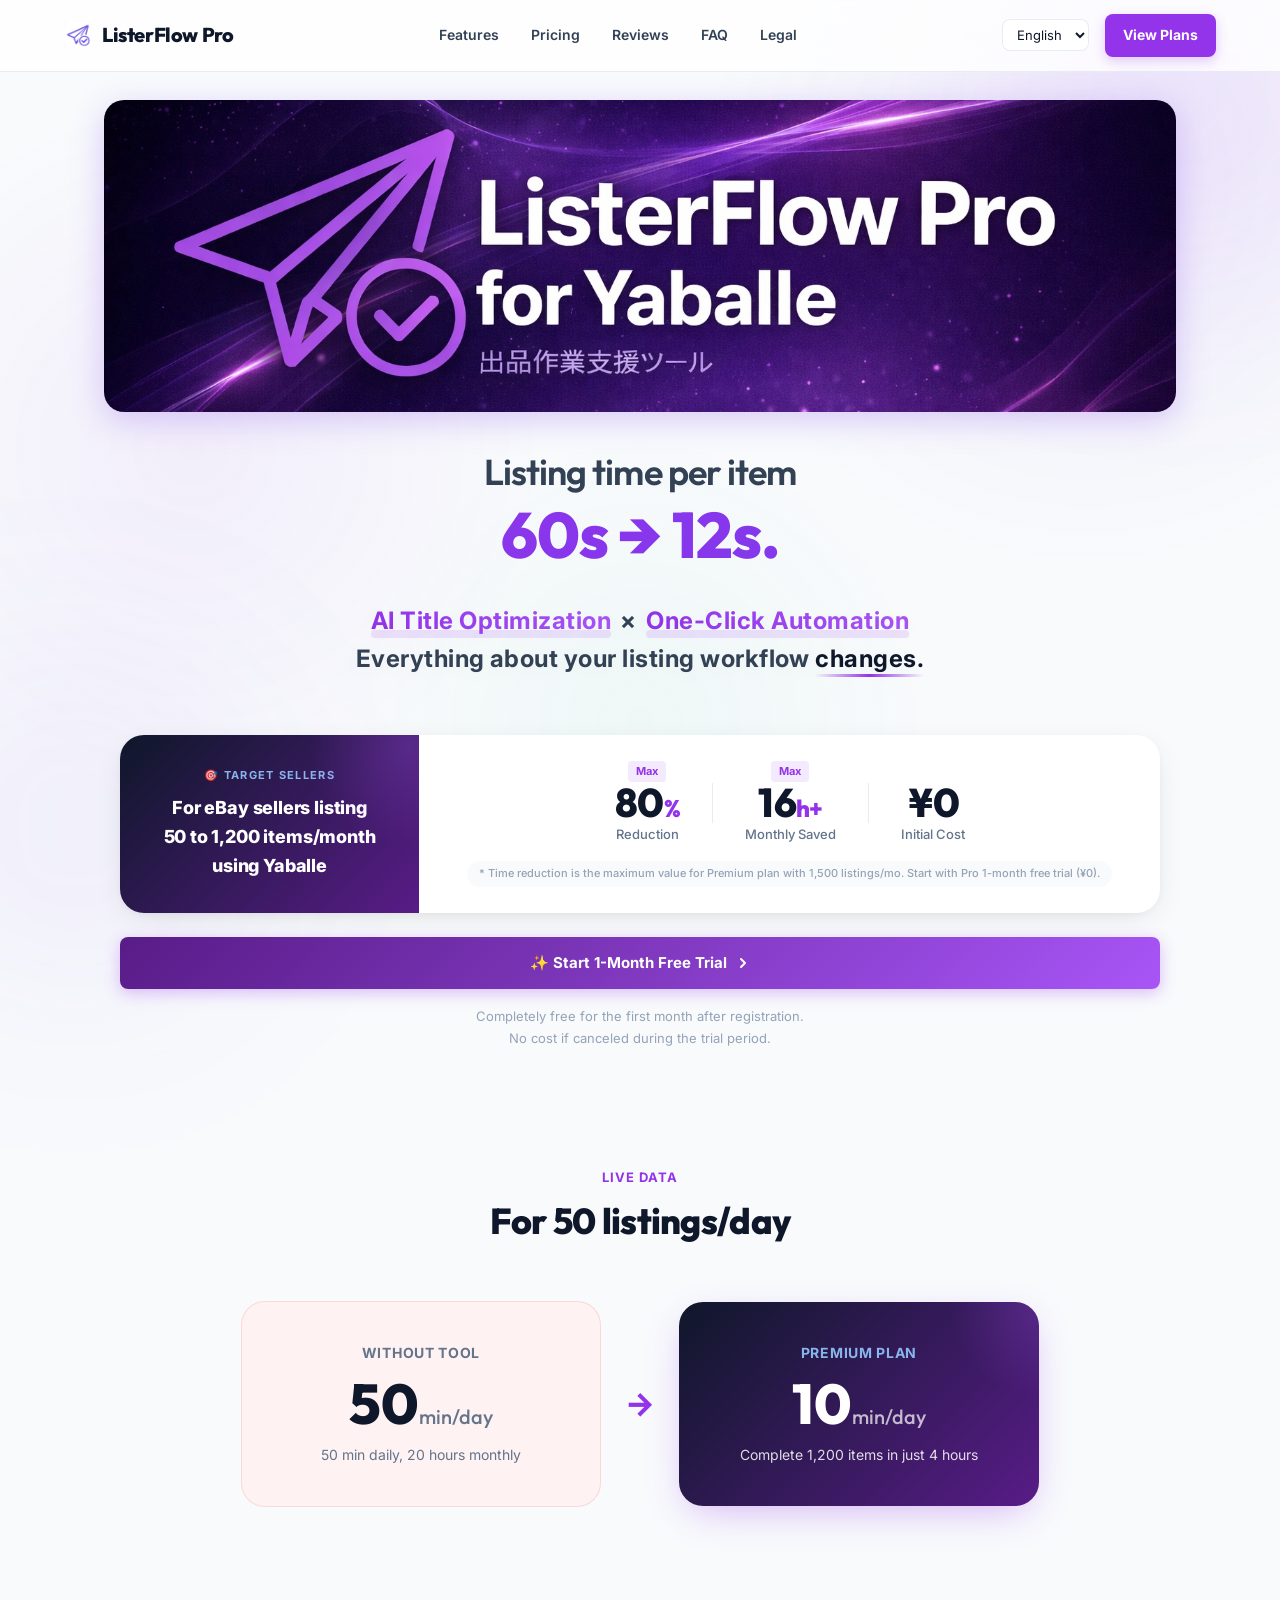
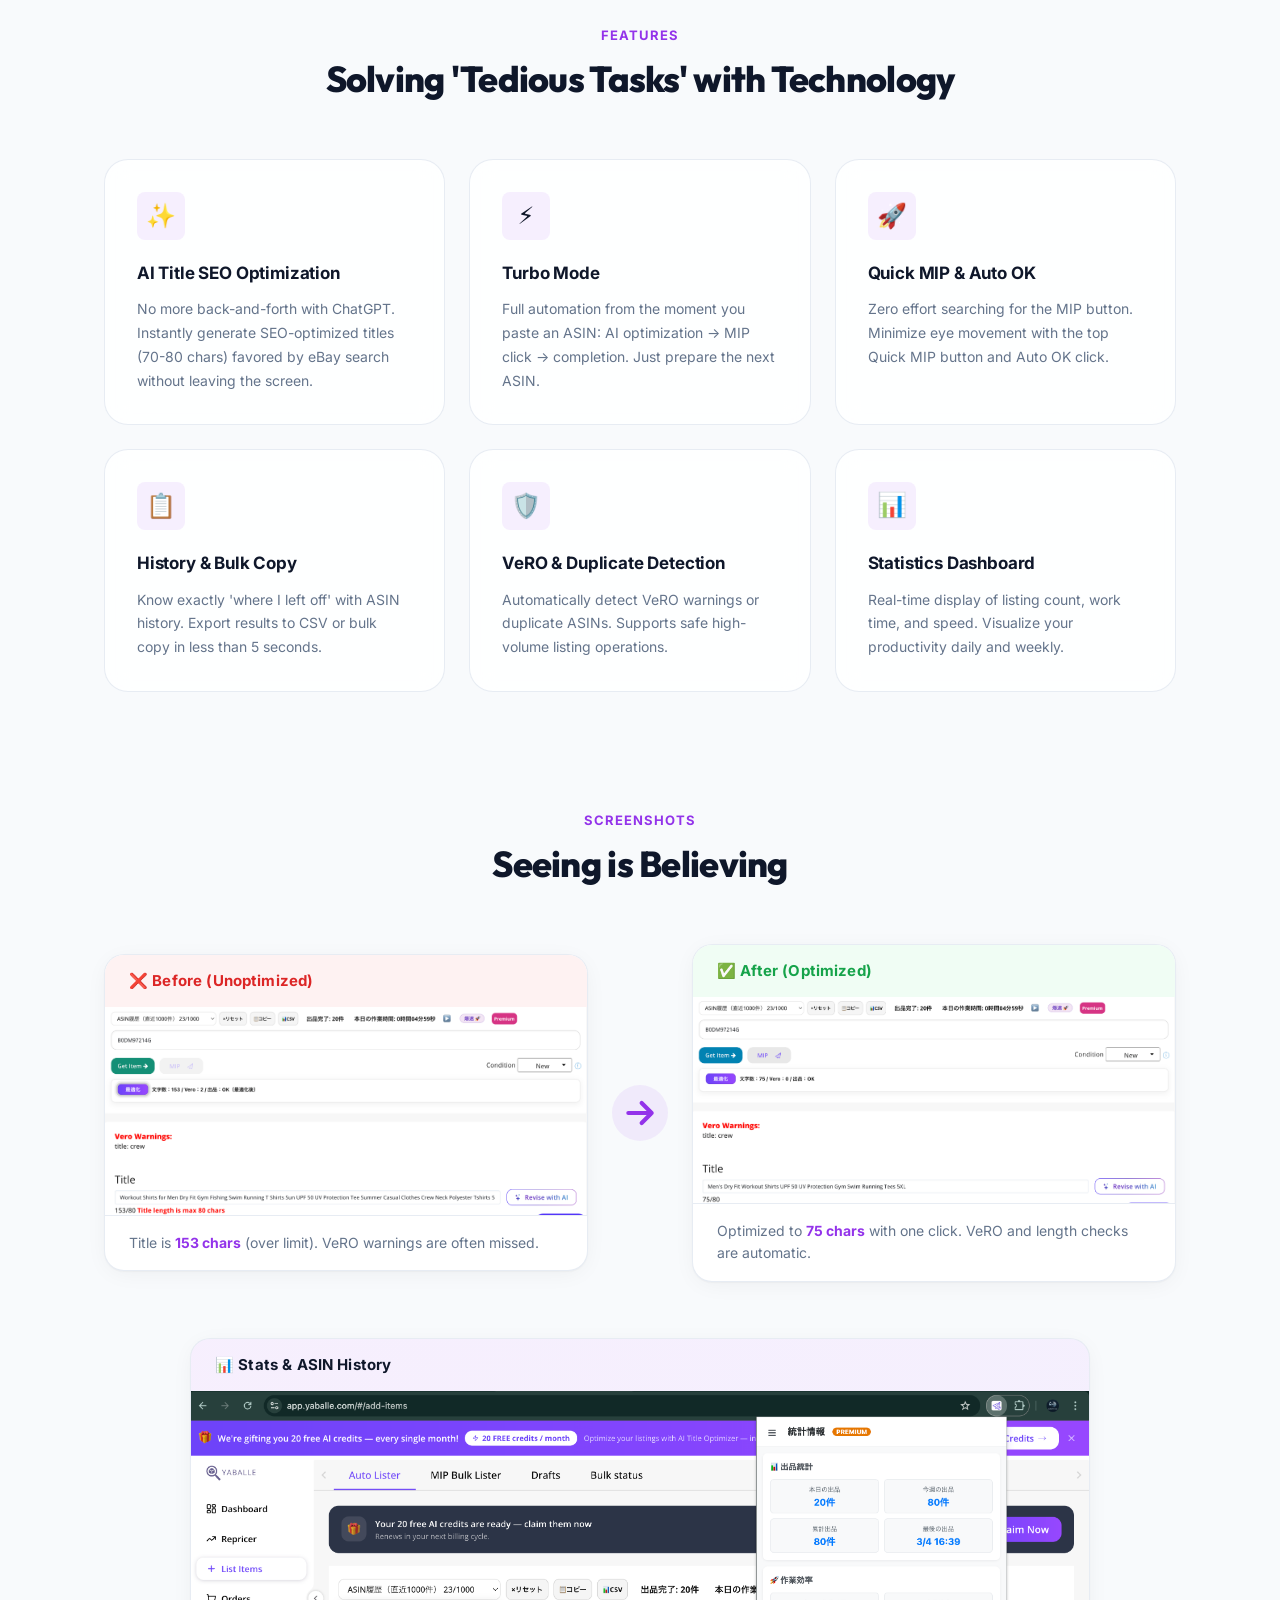
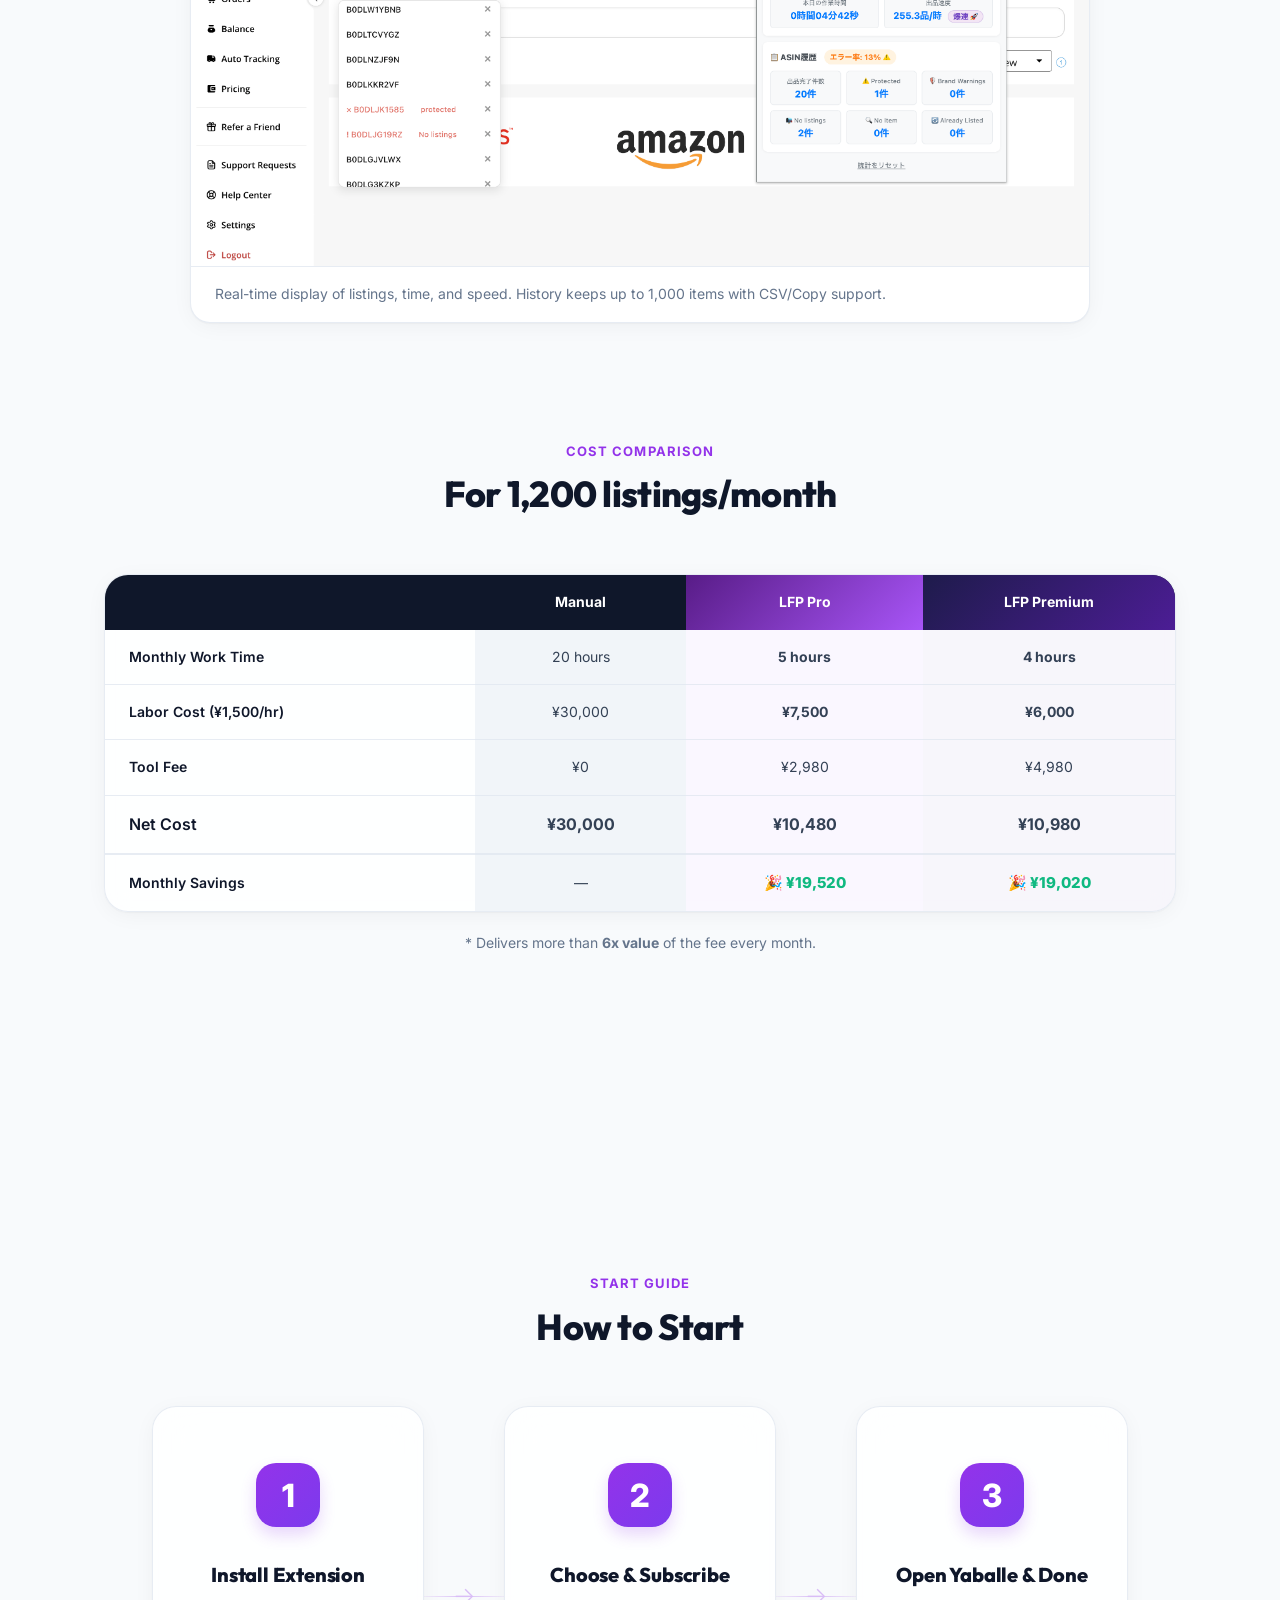
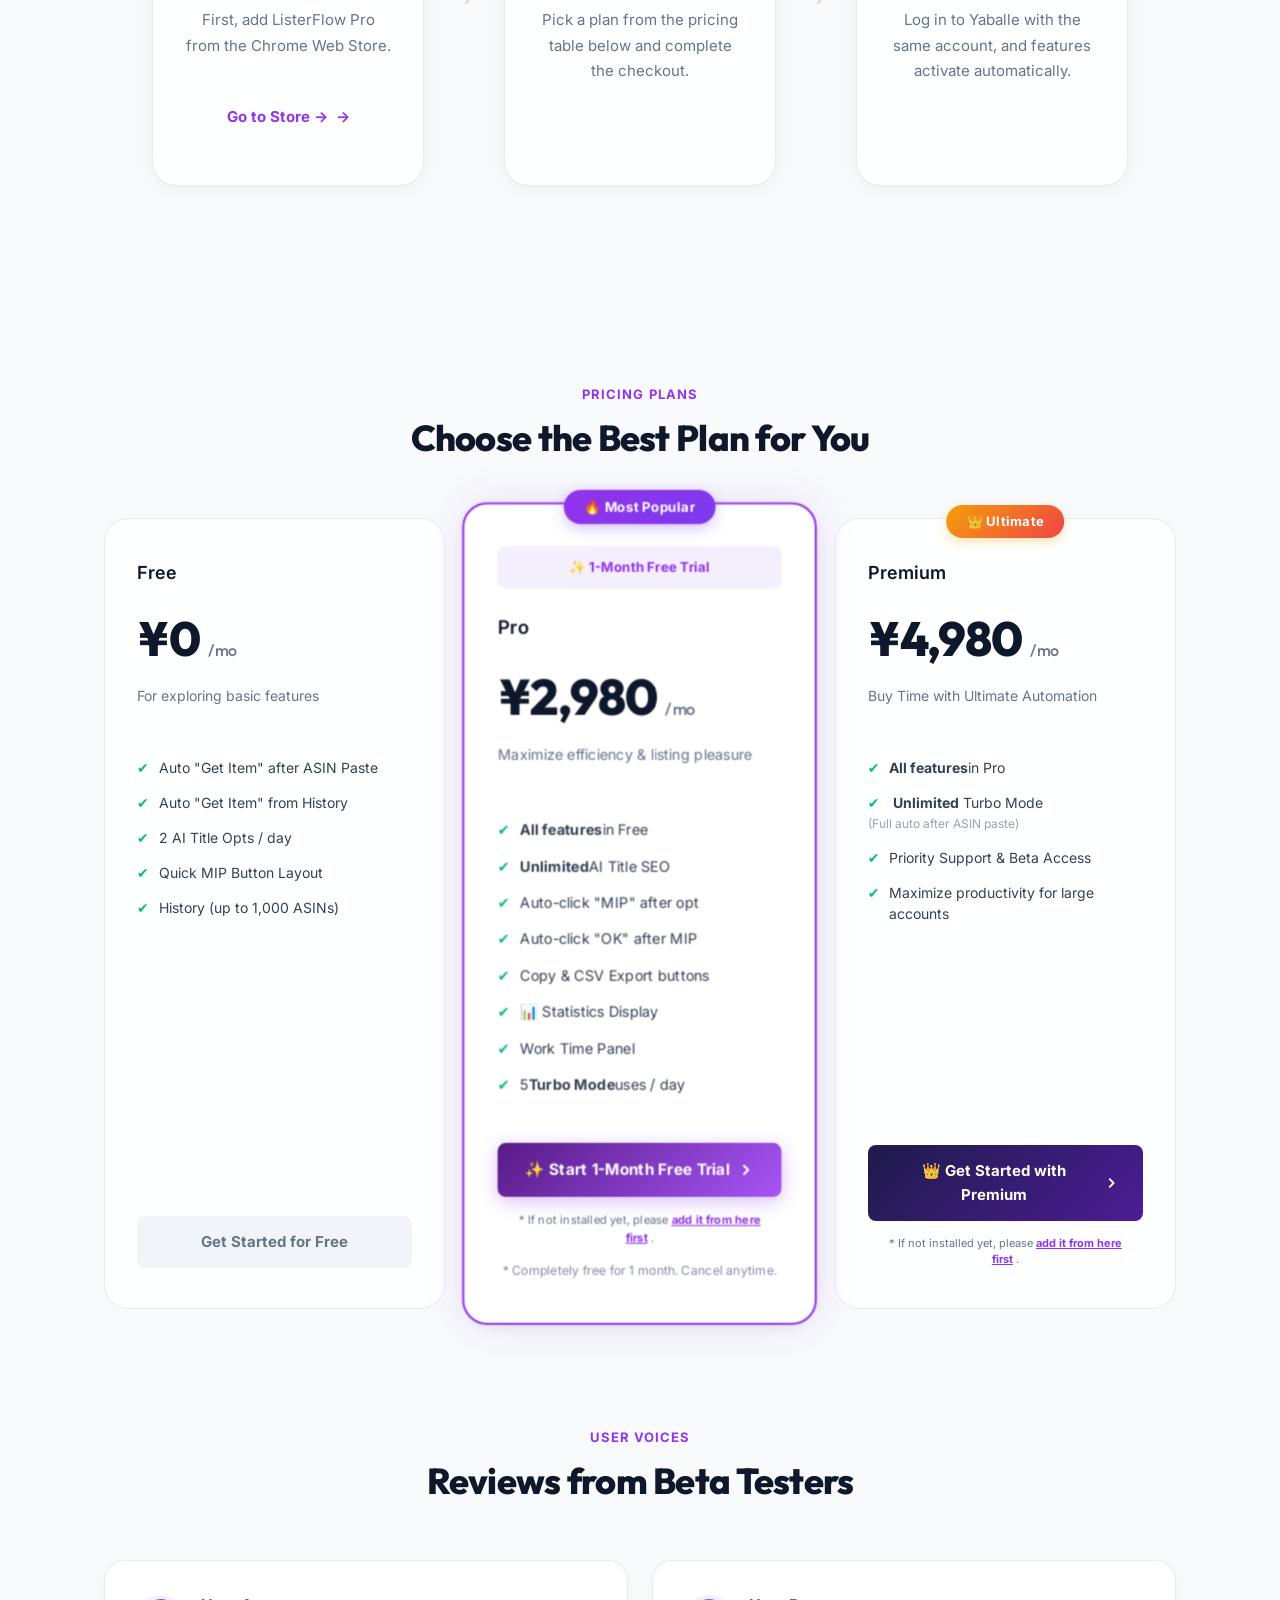
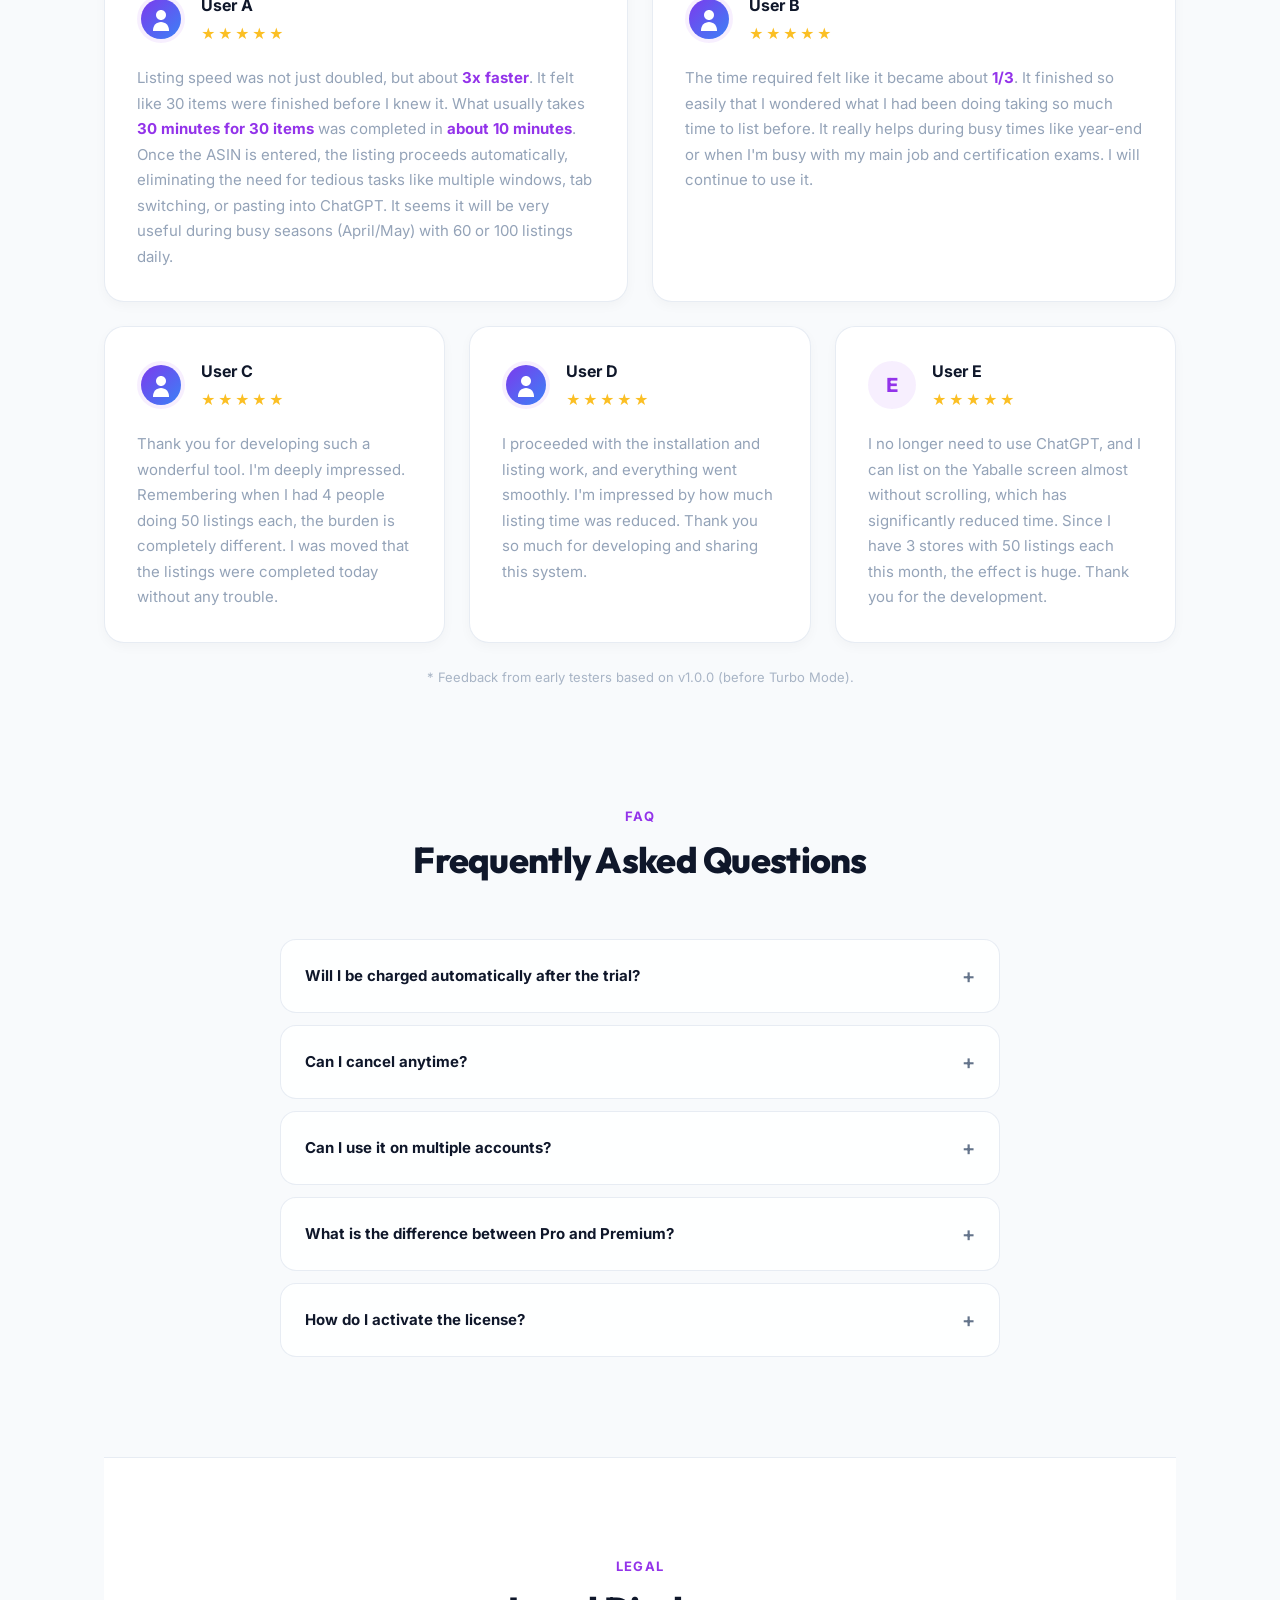
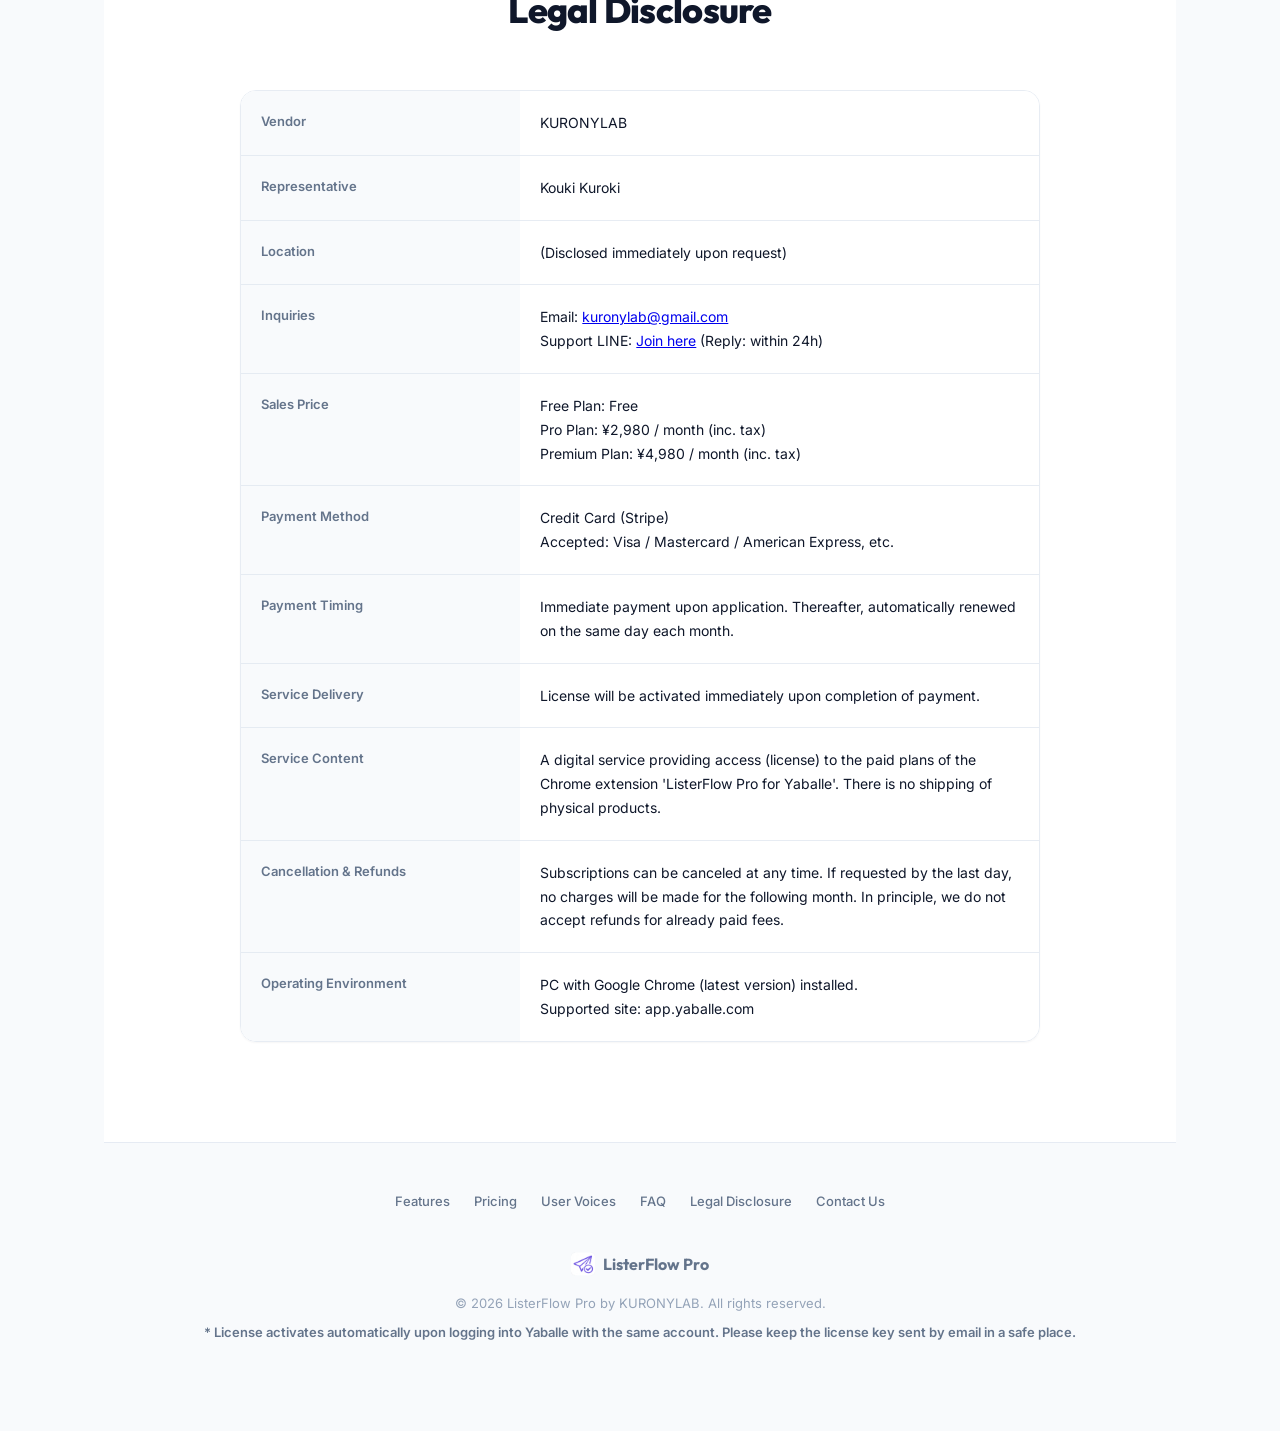
<file: index.html>
<!DOCTYPE html>
<html lang="ja">

<head>
    <meta charset="UTF-8">
    <meta name="viewport" content="width=device-width, initial-scale=1.0">
    <title data-i18n="page.title">ListerFlow Pro - 出品時間を80%削減する究極の自動化ツール</title>
    <meta name="description" data-i18n="page.desc" content="eBay出品作業を60秒→12秒に短縮。AIタイトル最適化・Turbo Mode完全自動化で、毎月15時間以上の自由な時間を。">
    <!-- OGP / SNSシェア用 -->
    <meta property="og:type" content="website">
    <meta property="og:title" data-i18n="page.title" content="ListerFlow Pro - 出品時間を80%削減する究極の自動化ツール">
    <meta property="og:description" data-i18n="page.desc" content="eBay出品作業を60秒→12秒に短縮。AIタイトル最適化・Turbo Mode完全自動化で、毎月15時間以上の自由な時間を。">
    <meta property="og:image" content="assets/images/banner2.jpeg">
    <meta property="og:locale" content="ja_JP">
    <meta name="twitter:card" content="summary_large_image">
    <meta name="twitter:title" data-i18n="page.title" content="ListerFlow Pro - 出品時間を80%削減する究極の自動化ツール">
    <meta name="twitter:description" data-i18n="page.desc" content="eBay出品作業を60秒→12秒に短縮。AIタイトル最適化・Turbo Mode完全自動化で、毎月15時間以上の自由な時間を。">
    <meta name="twitter:image" content="assets/images/banner2.jpeg">
    <link rel="stylesheet" href="purchase.css">
    <link
        href="https://fonts.googleapis.com/css2?family=Inter:wght@400;500;600;700;800&family=Outfit:wght@500;600;700;800&display=swap"
        rel="stylesheet">
</head>

<body>
    <!-- Skip Navigation (アクセシビリティ) -->
    <a href="#pricing" class="skip-link">料金プランへスキップ</a>

    <!-- Animated Background -->
    <div class="bg-gradient"></div>
    <div class="bg-glow bg-glow-1"></div>
    <div class="bg-glow bg-glow-2"></div>

    <!-- Navigation Header -->
    <nav class="main-nav">
        <div class="nav-container">
            <a href="#" class="nav-logo">
                <img src="assets/icons/icon128.png" alt="ListerFlow Pro" class="nav-logo-icon">
                ListerFlow Pro
            </a>
            <div class="nav-links">
                <a href="#features" data-i18n="nav.features">機能</a>
                <a href="#pricing" data-i18n="nav.pricing">料金</a>
                <a href="#testimonials" data-i18n="nav.reviews">レビュー</a>
                <a href="#faq" data-i18n="nav.faq">FAQ</a>
                <a href="#tokusho" data-i18n="nav.tokusho">特商法</a>
            </div>
            <div class="nav-right">
                <select id="langSwitch" class="nav-lang-select" aria-label="表示言語を選択">
                    <option value="ja">日本語</option>
                    <option value="en">English</option>
                </select>
                <a href="#pricing" class="btn-nav-cta" data-i18n="nav.cta">プランを見る</a>
            </div>
        </div>
    </nav>

    <div class="container main-content-padding">
        <!-- Hero Section -->
        <header class="hero">
            <div class="hero-banner">
                <img src="assets/images/banner2.jpeg" alt="ListerFlow Pro for Yaballe" class="hero-banner-img" decoding="async">
            </div>

            <h1 data-i18n="hero.title">
                <span class="hero-line">1品の出品時間を</span>
                <span class="hero-highlight">60秒 → 12秒に。</span>
            </h1>

            <p class="subtitle hero-catchphrase" data-i18n="hero.subtitle">
                <span class="catch-highlight">AIタイトル最適化</span> × <span class="catch-highlight">ワンクリック自動化</span>で、<br>
                出品作業のすべてが<span class="catch-text-glow">変わる。</span>
            </p>
            <div class="hero-actions-wrapper">
                <div class="hero-stats-row">
                    <div class="hero-persona">
                        <span class="hero-persona-label" data-i18n="hero.persona.label">🎯 対象ユーザー</span>
                        <span class="hero-persona-text" data-i18n="hero.persona.text">Yaballeで月50〜1,200品<br>出品するセラーのための<br>出品特化ツール</span>
                    </div>

                    <!-- Hero Stats -->
                    <div class="hero-stats">
                        <div class="hero-stats-inner">
                            <div class="stat-item">
                                <span class="stat-prefix" data-i18n="hero.stat.prefix.max">最大</span>
                                <span class="stat-number">80<span class="stat-unit">%</span></span>
                                <span class="stat-label" data-i18n="hero.stat.1.label">作業時間を削減</span>
                            </div>
                            <div class="stat-divider"></div>
                            <div class="stat-item">
                                <span class="stat-prefix" data-i18n="hero.stat.prefix.max">最大</span>
                                <span class="stat-number">16<span class="stat-unit">h+</span></span>
                                <span class="stat-label" data-i18n="hero.stat.2.label">毎月の節約時間</span>
                            </div>
                            <div class="stat-divider"></div>
                            <div class="stat-item">
                                <span class="stat-prefix" style="visibility:hidden">初月</span>
                                <span class="stat-number">¥0</span>
                                <span class="stat-label" data-i18n="hero.stat.3.label">初月の費用</span>
                            </div>
                        </div>
                        <span class="stat-note" data-i18n="hero.stat.note">※ 削減時間はPremium・月1,500品出品時の最大値。まずはProの1ヶ月無料トライアル（¥0）からお試しいただけます。</span>
                    </div>
                </div>

                <!-- Hero CTA -->
                <div class="hero-cta">
                    <a href="#pricing" class="btn btn-glow btn-hero-cta">
                        <span data-i18n="hero.cta.btn">✨ 1ヶ月無料で試してみる</span>
                        <svg width="16" height="16" viewBox="0 0 16 16" fill="none">
                            <path d="M6 12l4-4-4-4" stroke="currentColor" stroke-width="2" stroke-linecap="round"
                                stroke-linejoin="round" />
                        </svg>
                    </a>
                    <p class="hero-risk-free" data-i18n="hero.cta.note">クレジットカード登録後、1ヶ月間は完全無料。<br>期間中のキャンセルで費用は一切かかりません。</p>
                </div>
            </div>
        </header>

        <!-- Time Comparison Section -->
        <section class="comparison-section" id="comparison">
            <h2 class="section-title">
                <span class="section-tag" data-i18n="comparison.tag">実測データ</span>
                <span data-i18n="comparison.title">1日50品出品の場合</span>
            </h2>
            <div class="comparison-grid">
                <div class="comparison-card comparison-before">
                    <div class="comparison-label" data-i18n="comparison.before.label">ツールなし</div>
                    <div class="comparison-time">50<span data-i18n="comparison.unit">分/日</span></div>
                    <p data-i18n="comparison.before.desc">毎日50分、月に20時間の出品作業</p>
                </div>
                <div class="comparison-arrow">→</div>
                <div class="comparison-card comparison-after">
                    <div class="comparison-label" data-i18n="comparison.after.label">Premiumプラン</div>
                    <div class="comparison-time">10<span data-i18n="comparison.unit">分/日</span></div>
                    <p data-i18n="comparison.after.desc">月1,200品でも、たった4時間で完了</p>
                </div>
            </div>
        </section>

        <!-- Value Props -->
        <section class="features-section" id="features">
            <h2 class="section-title">
                <span class="section-tag" data-i18n="features.tag">機能</span>
                <span data-i18n="features.title">その「地道な作業」を、テクノロジーで解決</span>
            </h2>
            <div class="features-grid">
                <div class="feature-card">
                    <div class="feature-icon-wrapper">
                        <span class="feature-icon">✨</span>
                    </div>
                    <h3 data-i18n="feature.1.title">AI タイトル SEO 最適化</h3>
                    <p data-i18n="feature.1.desc">ChatGPTとの往復はもう不要。ターゲットキーワードを逃さず、eBay検索で有利なSEO最適化済みのタイトル（70-80文字）を、出品画面から離れず一瞬で生成。</p>
                </div>
                <div class="feature-card">
                    <div class="feature-icon-wrapper">
                        <span class="feature-icon">⚡</span>
                    </div>
                    <h3 data-i18n="feature.2.title">Turbo Mode</h3>
                    <p data-i18n="feature.2.desc">ASINを貼り付けた瞬間から、AI最適化→MIPクリック→完了まで全自動。あなたは次のASINを用意するだけ。</p>
                </div>
                <div class="feature-card">
                    <div class="feature-icon-wrapper">
                        <span class="feature-icon">🚀</span>
                    </div>
                    <h3 data-i18n="feature.3.title">Quick MIP & 自動OK</h3>
                    <p data-i18n="feature.3.desc">画面下部のMIPボタンを探す手間ゼロ。上部のQuick MIPボタンとOK自動クリックで視線移動を最小化。</p>
                </div>
                <div class="feature-card">
                    <div class="feature-icon-wrapper">
                        <span class="feature-icon">📋</span>
                    </div>
                    <h3 data-i18n="feature.4.title">履歴 & 一括コピー</h3>
                    <p data-i18n="feature.4.desc">ASIN履歴で「どこまでやった？」を解消。CSV出力・一括コピーで結果入力は5秒以下。</p>
                </div>
                <div class="feature-card">
                    <div class="feature-icon-wrapper">
                        <span class="feature-icon">🛡️</span>
                    </div>
                    <h3 data-i18n="feature.5.title">VeRO & 重複検出</h3>
                    <p data-i18n="feature.5.desc">VeRO警告やASIN重複を自動検出。安全な大量出品運用をサポートします。</p>
                </div>
                <div class="feature-card">
                    <div class="feature-icon-wrapper">
                        <span class="feature-icon">📊</span>
                    </div>
                    <h3 data-i18n="feature.6.title">統計ダッシュボード</h3>
                    <p data-i18n="feature.6.desc">出品数・作業時間・スピードをリアルタイム表示。日次・週間で自分の生産性を可視化。</p>
                </div>
            </div>
        </section>

        <!-- Screenshots Section -->
        <section class="screenshots-section">
            <h2 class="section-title">
                <span class="section-tag" data-i18n="screenshots.tag">実際の画面</span>
                <span data-i18n="screenshots.title">百聞は一見にしかず</span>
            </h2>

            <!-- Before / After -->
            <div class="ss-comparison">
                <div class="ss-card ss-before">
                    <div class="ss-label ss-label-before" data-i18n="ss.before.label">❌ Before（最適化前）</div>
                    <img src="assets/images/ss_before.png" alt="AIタイトル最適化前：153文字で文字数オーバー" class="ss-img" loading="lazy" decoding="async">
                    <p class="ss-caption" data-i18n="ss.before.caption">タイトル <span class="review-highlight">153文字</span>で上限オーバー. VeRO警告も見落としがち.</p>
                </div>
                <div class="ss-arrow">
                    <svg width="40" height="40" viewBox="0 0 24 24" fill="none">
                        <path d="M5 12h14M13 6l6 6-6 6" stroke="var(--primary)" stroke-width="2.5"
                            stroke-linecap="round" stroke-linejoin="round" />
                    </svg>
                </div>
                <div class="ss-card ss-after">
                    <div class="ss-label ss-label-after" data-i18n="ss.after.label">✅ After（最適化後）</div>
                    <img src="assets/images/ss_after.png" alt="AIタイトル最適化後：75文字で最適化完了" class="ss-img" loading="lazy" decoding="async">
                    <p class="ss-caption" data-i18n="ss.after.caption">ワンクリックで <span class="review-highlight">75文字</span>に最適化。VeRO・文字数チェックも自動。</p>
                </div>
            </div>

            <!-- Stats Screenshot -->
            <div class="ss-stats-wrapper">
                <div class="ss-card ss-stats">
                    <div class="ss-label ss-label-stats" data-i18n="ss.stats.label">📊 統計情報 & ASIN履歴</div>
                    <img src="assets/images/ss_stats.png" alt="統計ダッシュボードとASIN履歴" class="ss-img" loading="lazy" decoding="async">
                    <p class="ss-caption" data-i18n="ss.stats.caption">出品数・作業時間・出品速度をリアルタイム表示。ASIN履歴は最大1,000件保持、CSV出力・一括コピーに対応。</p>
                </div>
            </div>
        </section>

        <!-- Cost Savings Section -->
        <section class="savings-section">
            <h2 class="section-title">
                <span class="section-tag" data-i18n="savings.tag">コスト比較</span>
                <span data-i18n="savings.title">月1,200品出品の場合</span>
            </h2>
            <div class="savings-table-wrapper">
                <table class="savings-table">
                    <thead>
                        <tr>
                            <th></th>
                            <th data-i18n="savings.col.none">ツールなし</th>
                            <th class="highlight-col" data-i18n="savings.col.pro">LFP Pro</th>
                            <th class="premium-col" data-i18n="savings.col.premium">LFP Premium</th>
                        </tr>
                    </thead>
                    <tbody>
                        <tr>
                            <td class="row-label" data-i18n="savings.row.hours">月の作業時間</td>
                            <td data-i18n="savings.val.hours.none">20時間</td>
                            <td class="highlight-col"><strong><span data-i18n="savings.val.hours.pro">5時間</span></strong></td>
                            <td class="premium-col"><strong><span data-i18n="savings.val.hours.premium">4時間</span></strong></td>
                        </tr>
                        <tr>
                            <td class="row-label" data-i18n="savings.row.cost">人件費換算（時給1,500円）</td>
                            <td data-i18n="savings.val.cost.none">30,000円</td>
                            <td class="highlight-col"><strong><span data-i18n="savings.val.cost.pro">7,500円</span></strong></td>
                            <td class="premium-col"><strong><span data-i18n="savings.val.cost.premium">6,000円</span></strong></td>
                        </tr>
                        <tr>
                            <td class="row-label" data-i18n="savings.row.fee">ツール費用</td>
                            <td data-i18n="savings.val.fee.none">¥0</td>
                            <td class="highlight-col" data-i18n="savings.val.fee.pro">2,980円</td>
                            <td class="premium-col" data-i18n="savings.val.fee.premium">4,980円</td>
                        </tr>
                        <tr class="total-row">
                            <td class="row-label" data-i18n="savings.row.total">実質コスト</td>
                            <td data-i18n="savings.val.total.none">30,000円</td>
                            <td class="highlight-col"><strong><span data-i18n="savings.val.total.pro">10,480円</span></strong></td>
                            <td class="premium-col"><strong><span data-i18n="savings.val.total.premium">10,980円</span></strong></td>
                        </tr>
                        <tr class="savings-row">
                            <td class="row-label" data-i18n="savings.row.result">毎月の節約額</td>
                            <td>—</td>
                            <td class="highlight-col saving-value" data-i18n="savings.val.result.pro">🎉 19,520円</td>
                            <td class="premium-col saving-value" data-i18n="savings.val.result.premium">🎉 19,020円</td>
                        </tr>
                    </tbody>
                </table>
            </div>
            <p class="savings-note" data-i18n="savings.note">※ ツール料金の<strong>6倍以上</strong>の価値を毎月生み出します</p>
        </section>

        <!-- How to Start -->
        <section class="how-to-start" id="how">
            <div class="container">
                <h2 class="section-title">
                    <span class="section-tag" data-i18n="how.tag">Start Guide</span>
                    <span data-i18n="how.title">ご利用の流れ</span>
                </h2>
                <div class="steps-container">
                    <div class="step-card">
                        <div class="step-number">1</div>
                        <h3 data-i18n="how.step1.title">拡張機能をインストール</h3>
                        <p data-i18n="how.step1.desc">まずはChromeウェブストアからListerFlow Proを追加してください。</p>
                        <a href="https://chromewebstore.google.com/" target="_blank" rel="noopener noreferrer" class="step-link">
                            <span data-i18n="how.step1.btn">ストアへ行く</span>
                            <span class="link-arrow">→</span>
                        </a>
                    </div>
                    <div class="step-arrow"></div>
                    <div class="step-card">
                        <div class="step-number">2</div>
                        <h3 data-i18n="how.step2.title">プランを選択・購読</h3>
                        <p data-i18n="how.step2.desc">下記の価格表から、用途に合わせたプランを選んで決済を完了させます。</p>
                    </div>
                    <div class="step-arrow"></div>
                    <div class="step-card">
                        <div class="step-number">3</div>
                        <h3 data-i18n="how.step3.title">Yaballeを開いて完了</h3>
                        <p data-i18n="how.step3.desc">同じアカウントでYaballeにログインすると、自動的に機能が有効化されます。</p>
                    </div>
                </div>
            </div>
        </section>

        <!-- Pricing Grid -->
        <section class="pricing-section" id="pricing">
            <h2 class="section-title">
                <span class="section-tag" data-i18n="pricing.tag">料金プラン</span>
                <span data-i18n="pricing.title">あなたに最適なプランを選択</span>
            </h2>

            <div class="pricing-grid">
                <!-- Free Plan -->
                <div class="card" id="card-free">
                    <div class="plan-name">Free</div>
                    <div class="price">¥0 <span data-i18n="pricing.unit.month">/ 月</span></div>
                    <p class="description" data-i18n="plan.free.desc">基本機能の確認に</p>
                    <ul class="features">
                        <li data-i18n="plan.free.feature.1"><span class="check">✔</span> ASINペースト後「Get Item」自動実行</li>
                        <li data-i18n="plan.free.feature.2"><span class="check">✔</span> ASIN履歴選択時「Get Item」自動実行</li>
                        <li data-i18n="plan.free.feature.3"><span class="check">✔</span> 1日2回 AIタイトル最適化</li>
                        <li data-i18n="plan.free.feature.4"><span class="check">✔</span> Quick MIP ボタン配置</li>
                        <li data-i18n="plan.free.feature.5"><span class="check">✔</span> ASIN履歴保持（最大1,000件）</li>
                    </ul>
                    <a href="https://chromewebstore.google.com/" class="btn btn-secondary" target="_blank" rel="noopener noreferrer" data-i18n="plan.free.btn">無料で導入する</a>
                </div>

                <!-- Pro Plan -->
                <div class="card popular" id="card-pro">
                    <div class="popular-badge" data-i18n="plan.pro.badge">🔥 一番人気</div>
                    <div class="trial-banner" data-i18n="plan.pro.trial">✨ 1ヶ月無料トライアル</div>
                    <div class="plan-name">Pro</div>
                    <div class="price">¥2,980 <span data-i18n="pricing.unit.month">/ 月</span></div>
                    <p class="description" data-i18n="plan.pro.desc">出品効率を最大化し、作業を「快感」に</p>
                    <ul class="features">
                        <li data-i18n="plan.pro.feature.0"><span class="check">✔</span> Freeプランの<strong>全機能</strong></li>
                        <li data-i18n="plan.pro.feature.1"><span class="check">✔</span> <strong>無制限</strong> AIタイトル最適化</li>
                        <li data-i18n="plan.pro.feature.2"><span class="check">✔</span> 最適化後「MIP」自動クリック</li>
                        <li data-i18n="plan.pro.feature.3"><span class="check">✔</span> MIP後に「OK」ボタン自動クリック</li>
                        <li data-i18n="plan.pro.feature.4"><span class="check">✔</span> コピー・CSV出力ボタン表示</li>
                        <li data-i18n="plan.pro.feature.5"><span class="check">✔</span> 📊 統計情報の表示</li>
                        <li data-i18n="plan.pro.feature.6"><span class="check">✔</span> 作業時間パネルの表示</li>
                        <li data-i18n="plan.pro.feature.7">
                            <span class="check">✔</span>
                            <div>
                                1日5回 <strong>Turbo Mode</strong><br>
                                <span class="feature-note">(ASINペースト後は全自動)</span>
                            </div>
                        </li>
                    </ul>
                    <a href="https://buy.stripe.com/00waEYe6X2BC87f7yt63K00" class="btn btn-primary btn-glow" target="_blank" rel="noopener noreferrer">
                        <span data-i18n="plan.pro.btn">✨ 1ヶ月無料で試してみる</span>
                        <svg width="16" height="16" viewBox="0 0 16 16" fill="none">
                            <path d="M6 12l4-4-4-4" stroke="currentColor" stroke-width="2" stroke-linecap="round"
                                stroke-linejoin="round" />
                        </svg>
                    </a>
                    <p class="plan-install-note">
                        <span data-i18n="plan.install_note.before">※まだインストールしていない方は</span>
                        <a href="https://chromewebstore.google.com/" target="_blank" rel="noopener noreferrer" data-i18n="plan.install_note.link">こちらから先に追加</a>
                        <span data-i18n="plan.install_note.after">してください。</span>
                    </p>
                    <p class="trial-note" data-i18n="plan.pro.note">※ 1ヶ月間は完全無料。いつでもキャンセル可能。</p>
                </div>

                <!-- Premium Plan -->
                <div class="card" id="card-premium">
                    <div class="premium-badge" data-i18n="plan.premium.badge">👑 Ultimate</div>
                    <div class="plan-name">Premium</div>
                    <div class="price">¥4,980 <span data-i18n="pricing.unit.month">/ 月</span></div>
                    <p class="description" data-i18n="plan.premium.desc">究極の自動化で「時間を買う」運用へ</p>
                    <ul class="features">
                        <li data-i18n="plan.premium.feature.1"><span class="check">✔</span> Proプランの<strong>全機能</strong></li>
                        <li data-i18n="plan.premium.feature.2">
                            <span class="check">✔</span>
                            <div>
                                <strong>無制限</strong> Turbo Mode<br>
                                <span class="feature-note">(ASINペースト後は全自動)</span>
                            </div>
                        </li>
                        <li data-i18n="plan.premium.feature.3"><span class="check">✔</span> 優先サポート & ベータ先行試用</li>
                        <li data-i18n="plan.premium.feature.4"><span class="check">✔</span> 大規模アカウントの生産性最大化</li>
                    </ul>
                    <a href="https://buy.stripe.com/28E5kE2of3FGevDg4Z63K01" class="btn btn-premium" target="_blank" rel="noopener noreferrer">
                        <span data-i18n="plan.premium.btn">👑 Premiumプランで始める</span>
                        <svg width="16" height="16" viewBox="0 0 16 16" fill="none">
                            <path d="M6 12l4-4-4-4" stroke="currentColor" stroke-width="2" stroke-linecap="round"
                                stroke-linejoin="round" />
                        </svg>
                    </a>
                    <p class="plan-install-note">
                        <span data-i18n="plan.install_note.before">※まだインストールしていない方は</span>
                        <a href="https://chromewebstore.google.com/" target="_blank" rel="noopener noreferrer" data-i18n="plan.install_note.link">こちらから先に追加</a>
                        <span data-i18n="plan.install_note.after">してください。</span>
                    </p>
                </div>
            </div>
            <p class="pricing-note" id="pricingNote" style="display:none;"></p>
        </section>

        <!-- Testimonials Section -->
        <section class="testimonials-section" id="testimonials">
            <h2 class="section-title">
                <span class="section-tag" data-i18n="testimonials.tag">利用者の声</span>
                <span data-i18n="testimonials.title">テスターの方々のレビュー</span>
            </h2>
            <div class="testimonials-container">
                <!-- Top Row (2 columns) -->
                <div class="testimonials-row-top">
                    <!-- Review A (Most Impactful) -->
                    <div class="testimonial-card">
                        <div class="testimonial-header">
                            <div class="avatar"><img src="assets/icons/person.svg" alt="レビュアーのアイコン" loading="lazy"></div>
                            <div class="user-info">
                                <h4 data-i18n="review.a.user">Aさん</h4>
                                <div class="stars">★★★★★</div>
                            </div>
                        </div>
                        <p class="review-text" data-i18n="review.a.text">
                            出品速度が2倍どころか<span class="review-highlight">3倍</span>くらいでした。気付いたら30品終わっている感覚です。通常<span
                                class="review-highlight">30品で約30分</span>かかるところが、<span
                                class="review-highlight">約10分</span>で完了しました。ASIN入力後は自動で出品が進むので、複数画面やTab切り替え、ChatGPT貼り付けなどの煩わしい作業がすべて不要になりました。繁忙期（4月・5月）の毎日60品、100品出品でも重宝しそうです。
                        </p>
                    </div>

                    <!-- Review B -->
                    <div class="testimonial-card">
                        <div class="testimonial-header">
                            <div class="avatar"><img src="assets/icons/person.svg" alt="レビュアーのアイコン" loading="lazy"></div>
                            <div class="user-info">
                                <h4 data-i18n="review.b.user">Bさん</h4>
                                <div class="stars">★★★★★</div>
                            </div>
                        </div>
                        <p class="review-text" data-i18n="review.b.text">
                            体感で所要時間が<span
                                class="review-highlight">1/3</span>くらいになりました。これまで出品に時間がかかっていたのは何だったのかと思うほど、あっさり終わりました。資格試験や年度末で本業が多忙な時期なので非常に助かります。今後も活用します。
                        </p>
                    </div>
                </div>

                <!-- Bottom Row (3 columns) -->
                <div class="testimonials-row-bottom">
                    <!-- Review C -->
                    <div class="testimonial-card">
                        <div class="testimonial-header">
                            <div class="avatar"><img src="assets/icons/person.svg" alt="レビュアーのアイコン" loading="lazy"></div>
                            <div class="user-info">
                                <h4 data-i18n="review.c.user">Cさん</h4>
                                <div class="stars">★★★★★</div>
                            </div>
                        </div>
                        <p class="review-text" data-i18n="review.c.text">
                            素晴らしいツールの開発ありがとうございます。感激しました。50出品が4名あった時を思い出すと、負担がまるで別物です。本日もトラブルなく出品完了できて感動しました。
                        </p>
                    </div>

                    <!-- Review D -->
                    <div class="testimonial-card">
                        <div class="testimonial-header">
                            <div class="avatar"><img src="assets/icons/person.svg" alt="レビュアーのアイコン" loading="lazy"></div>
                            <div class="user-info">
                                <h4 data-i18n="review.d.user">Dさん</h4>
                                <div class="stars">★★★★★</div>
                            </div>
                        </div>
                        <p class="review-text" data-i18n="review.d.text">導入と出品作業を進めましたが、問題なく進められました。出品作業時間が短縮できて感動です。システムの開発と共有、本当にありがとうございます。</p>
                    </div>

                    <!-- Review E -->
                    <div class="testimonial-card">
                        <div class="testimonial-header">
                            <div class="avatar">E</div>
                            <div class="user-info">
                                <h4 data-i18n="review.e.user">Eさん</h4>
                                <div class="stars">★★★★★</div>
                            </div>
                        </div>
                        <p class="review-text" data-i18n="review.e.text">
                            ChatGPTを使わずに済み、Yaballeの出品画面もほぼスクロールせず出品できるようになり、かなり時間短縮できました。今月50品出品が3店舗あるので、効果が大きいです。開発ありがとうございます。
                        </p>
                    </div>
                </div>
            </div>
            <p class="testimonial-note" data-i18n="testimonials.note">※ v1.0.0（Turbo Mode実装前）時点での先行テスター様の声です。</p>
        </section>

        <!-- FAQ Section -->
        <section class="faq-section" id="faq">
            <h2 class="section-title">
                <span class="section-tag" data-i18n="faq.tag">FAQ</span>
                <span data-i18n="faq.title">よくある質問</span>
            </h2>
            <div class="faq-grid">
                <details class="faq-item">
                    <summary data-i18n="faq.q.1">トライアル終了後に勝手に課金されますか？</summary>
                    <p data-i18n="faq.a.1">Proプランは1ヶ月間の無料トライアル付きです。トライアル期間中にキャンセルすれば<strong>一切費用はかかりません</strong>。キャンセルはStripeのカスタマーポータルからいつでも可能です。
                    </p>
                </details>
                <details class="faq-item">
                    <summary data-i18n="faq.q.2">いつでもキャンセルできますか？</summary>
                    <p data-i18n="faq.a.2">はい。決済完了時に届くメール内のリンク、またはサポートへの連絡でいつでも解約できます。キャンセルはStripeのカスタマーポータルからいつでも可能です。解約後も、現在の請求期間が終了するまではそのまま機能を利用可能です。</p>
                </details>
                <details class="faq-item">
                    <summary data-i18n="faq.q.3">複数アカウントで使えますか？</summary>
                    <p data-i18n="faq.a.3">1つのライセンスキーにつき1つのYaballe店舗アカウントに紐付けられます。複数のアカウントで使用する場合は、アカウント数分のライセンスが必要です。</p>
                </details>
                <details class="faq-item">
                    <summary data-i18n="faq.q.4">ProとPremiumの違いは？</summary>
                    <p data-i18n="faq.a.4">Proは「手動出品の効率化（時短）」に特化し、Turbo Modeは1日5回までです。Premiumは「完全自動化（放置）」を実現するためにTurbo
                        Modeが<strong>無制限</strong>になります。月600品以上出品する方にはPremiumがおすすめです。</p>
                </details>
                <details class="faq-item">
                    <summary data-i18n="faq.q.5">ライセンスはどうやって反映させますか？</summary>
                    <p data-i18n="faq.a.5">決済完了後、<strong>同じYaballeアカウントでログイン</strong>するだけで、自動的に反映されます。手動入力の必要はありません。</p>
                </details>
            </div>
        </section>

        <!-- 特定商取引法 -->
        <section id="tokusho" class="tokusho-section">
            <div class="tokusho-container">
                <h2 class="section-title">
                    <span class="section-tag" data-i18n="tokusho.tag">Legal</span>
                    <span data-i18n="tokusho.title">特定商取引法に基づく表記</span>
                </h2>
                <div class="tokusho-inner">
                    <table>
                        <tr>
                            <th data-i18n="tokusho.label.vendor">販売業者</th>
                            <td data-i18n="tokusho.value.vendor">KURONYLAB（個人事業主）</td>
                        </tr>
                        <tr>
                            <th data-i18n="tokusho.label.manager">運営責任者</th>
                            <td data-i18n="tokusho.value.manager">黒木 皓基</td>
                        </tr>
                        <tr>
                            <th data-i18n="tokusho.label.location">所在地</th>
                            <td data-i18n="tokusho.value.location">（請求に応じて遅滞なく開示します）</td>
                        </tr>
                        <tr>
                            <th data-i18n="tokusho.label.contact">お問い合わせ</th>
                            <td>
                                <span data-i18n="tokusho.value.contact.email">メール：</span><a href="mailto:kuronylab@gmail.com">kuronylab@gmail.com</a><br>
                                <span data-i18n="tokusho.value.contact.line">サポートLINE：</span><a href="https://line.me/ti/g/dFVUneYZKS" target="_blank" rel="noopener noreferrer" data-i18n="tokusho.value.contact.line.link">こちらから参加</a><span data-i18n="tokusho.value.contact.line.note">（返信：原則24時間以内）</span>
                            </td>
                        </tr>
                        <tr>
                            <th data-i18n="tokusho.label.price">販売価格</th>
                            <td>
                                <span data-i18n="tokusho.value.price.free">Freeプラン：無料</span><br>
                                <span data-i18n="tokusho.value.price.pro">Proプラン：月額 2,980円（税込）</span><br>
                                <span data-i18n="tokusho.value.price.premium">Premiumプラン：月額 4,980円（税込）</span>
                            </td>
                        </tr>
                        <tr>
                            <th data-i18n="tokusho.label.payment_method">支払い方法</th>
                            <td data-i18n="tokusho.value.payment_method">クレジットカード（Stripe決済）<br>対応ブランド：Visa / Mastercard / American Express など</td>
                        </tr>
                        <tr>
                            <th data-i18n="tokusho.label.payment_timing">支払い時期</th>
                            <td data-i18n="tokusho.value.payment_timing">お申し込み時に即時決済。以降、毎月同日に自動更新されます。</td>
                        </tr>
                        <tr>
                            <th data-i18n="tokusho.label.delivery_timing">サービス提供時期</th>
                            <td data-i18n="tokusho.value.delivery_timing">決済完了後、即時にライセンスキーを発行します。</td>
                        </tr>
                        <tr>
                            <th data-i18n="tokusho.label.service_content">サービス内容</th>
                            <td data-i18n="tokusho.value.service_content">Chrome拡張機能「ListerFlow Pro for Yaballe」の有料プランへのアクセス権（ライセンスキー）をオンラインにて提供するデジタルサービスです。物理的な商品の発送はありません。</td>
                        </tr>
                        <tr>
                            <th data-i18n="tokusho.label.cancellation">キャンセル・解約</th>
                            <td data-i18n="tokusho.value.cancellation">サブスクリプションはいつでも解約可能です。末日までに解約のご連絡をいただいた場合、翌月以降の請求は発生しません。デジタルサービスの性質上、既払いの料金の返金は原則承っておりませんが、個別にご相談ください。</td>
                        </tr>
                        <tr>
                            <th data-i18n="tokusho.label.environment">動作環境</th>
                            <td data-i18n="tokusho.value.environment">Google Chrome（最新版）がインストールされたPC。<br>対応サイト：app.yaballe.com</td>
                        </tr>
                    </table>
                </div>
            </div>
        </section>

        <!-- Footer -->
        <footer>
            <div class="footer-links">
                <a href="#features" data-i18n="nav.features">機能</a>
                <a href="#pricing" data-i18n="nav.pricing">料金プラン</a>
                <a href="#testimonials" data-i18n="testimonials.tag">利用者の声</a>
                <a href="#faq" data-i18n="nav.faq">よくある質問</a>
                <a href="#tokusho" data-i18n="tokusho.title">特定商取引法</a>
                <a href="mailto:kuronylab@gmail.com" data-i18n="footer.contact">お問い合わせ</a>
            </div>
            <div class="footer-content">
                <div class="footer-logo">
                    <img src="assets/icons/icon128.png" alt="ListerFlow Pro" class="footer-logo-icon">
                    <span>ListerFlow Pro</span>
                </div>
                <p data-i18n="footer.copy">© 2026 ListerFlow Pro by KURONYLAB. All rights reserved.</p>
                <p class="key-hint" data-i18n="footer.hint">※プラン購入後、同じアカウントでYaballeにログインすると自動的にライセンスが有効化されます。ライセンスキーはメールでも送信されますので、念のため大切に保管してください。</p>
            </div>
        </footer>
    </div>

    <script>
        const translations = {
            ja: {
                "page.title": "ListerFlow Pro - 出品時間を80%削減する究極の自動化ツール",
                "page.desc": "eBay出品作業を60秒→12秒に短縮。AIタイトル最適化・Turbo Mode完全自動化で、毎月15時間以上の自由な時間を。",
                "nav.features": "機能",
                "nav.reviews": "レビュー",
                "nav.pricing": "料金",
                "nav.faq": "よくある質問",
                "nav.tokusho": "特商法",
                "nav.cta": "プランを見る",
                "hero.title": '<span class="hero-line">1品の出品時間を</span><span class="hero-highlight">60秒 → 12秒に。</span>',
                "hero.subtitle": '<span class="catch-highlight">AIタイトル最適化</span> × <span class="catch-highlight">ワンクリック自動化</span>で、<br>出品作業のすべてが<span class="catch-text-glow">変わる。</span>',
                "hero.persona.label": "🎯 対象ユーザー",
                "hero.persona.text": "Yaballeで月50〜1,200品<br>出品するセラーのための<br>出品特化ツール",
                "hero.stat.prefix.max": "最大",
                "hero.stat.1.label": "作業時間を削減",
                "hero.stat.2.label": "毎月の節約時間",
                "hero.stat.3.label": "初月の費用",
                "hero.stat.note": "※ 削減時間はPremium・月1,500品出品時の最大値。まずはProの1ヶ月無料トライアル（¥0）からお試しいただけます。",
                "hero.cta.btn": "✨ 1ヶ月無料で試してみる",
                "hero.cta.note": "クレジットカード登録後、1ヶ月間は完全無料。<br>期間中のキャンセルで費用は一切かかりません。",
                "comparison.tag": "実測データ",
                "comparison.title": "1日50品出品の場合",
                "comparison.before.label": "ツールなし",
                "comparison.unit": "分/日",
                "comparison.before.desc": "毎日50分、月に20時間の出品作業",
                "comparison.after.label": "Premiumプラン",
                "comparison.after.desc": "月1,200品でも、たった4時間で完了",
                "features.tag": "機能",
                "features.title": "その「地道な作業」を、テクノロジーで解決",
                "feature.1.title": "AI タイトル SEO 最適化",
                "feature.1.desc": "ChatGPTとの往復はもう不要。ターゲットキーワードを逃さず、eBay検索で有利なSEO最適化済みのタイトル（70-80文字）を、出品画面から離れず一瞬で生成。",
                "feature.2.title": "Turbo Mode",
                "feature.2.desc": "ASINを貼り付けた瞬間から、AI最適化→MIPクリック→完了まで全自動。あなたは次のASINを用意するだけ。",
                "feature.3.title": "Quick MIP & 自動OK",
                "feature.3.desc": "画面下部のMIPボタンを探す手間ゼロ。上部のQuick MIPボタンとOK自動クリックで視線移動を最小化。",
                "feature.4.title": "履歴 & 一括コピー",
                "feature.4.desc": "ASIN履歴で「どこまでやった？」を解消。CSV出力・一括コピーで結果入力は5秒以下。",
                "feature.5.title": "VeRO & 重複検出",
                "feature.5.desc": "VeRO警告やASIN重複を自動検出。安全な大量出品運用をサポートします。",
                "feature.6.title": "統計ダッシュボード",
                "feature.6.desc": "出品数・作業時間・スピードをリアルタイム表示。日次・週間で自分の生産性を可視化。",
                "screenshots.tag": "実際の画面",
                "screenshots.title": "百聞は一見にしかず",
                "ss.before.label": "❌ Before（最適化前）",
                "ss.before.caption": 'タイトル <span class="review-highlight">153文字</span>で上限オーバー。VeRO警告も見落としがち。',
                "ss.after.label": "✅ After（最適化後）",
                "ss.after.caption": 'ワンクリックで <span class="review-highlight">75文字</span>に最適化。VeRO・文字数チェックも自動。',
                "ss.stats.label": "📊 統計情報 & ASIN履歴",
                "ss.stats.caption": "出品数・作業時間・出品速度をリアルタイム表示。ASIN履歴は最大1,000件保持、CSV出力・一括コピーに対応。",
                "savings.tag": "コスト比較",
                "savings.title": "月1,200品出品の場合",
                "savings.col.none": "ツールなし",
                "savings.col.pro": "LFP Pro",
                "savings.col.premium": "LFP Premium",
                "savings.row.hours": "月の作業時間",
                "savings.val.hours.none": "20時間",
                "savings.val.hours.pro": "5時間",
                "savings.val.hours.premium": "4時間",
                "savings.row.cost": "人件費換算（時給1,500円）",
                "savings.val.cost.none": "30,000円",
                "savings.val.cost.pro": "7,500円",
                "savings.val.cost.premium": "6,000円",
                "savings.row.fee": "ツール費用",
                "savings.val.fee.none": "¥0",
                "savings.val.fee.pro": "2,980円",
                "savings.val.fee.premium": "4,980円",
                "savings.row.total": "実質コスト",
                "savings.val.total.none": "30,000円",
                "savings.val.total.pro": "10,480円",
                "savings.val.total.premium": "10,980円",
                "savings.row.result": "毎月の節約額",
                "savings.val.result.pro": "🎉 19,520円",
                "savings.val.result.premium": "🎉 19,020円",
                "savings.note": "※ ツール料金の<strong>6倍以上</strong>の価値を毎月生み出します",
                "how.tag": "Start Guide",
                "how.title": "ご利用の流れ",
                "how.step1.title": "拡張機能をインストール",
                "how.step1.desc": "まずはChromeウェブストアからListerFlow Proを追加してください。",
                "how.step1.btn": "ストアへ行く →",
                "how.step2.title": "プランを選択・購読",
                "how.step2.desc": "下記の価格表から、用途に合わせたプランを選んで決済を完了させます。",
                "how.step3.title": "Yaballeを開いて完了",
                "how.step3.desc": "同じアカウントでYaballeにログインすると、自動的に機能が有効化されます。",
                "plan.install_note.before": "※まだインストールしていない方は",
                "plan.install_note.link": "こちらから先に追加",
                "plan.install_note.after": "してください。",
                "pricing.tag": "料金プラン",
                "pricing.title": "あなたに最適なプランを選択",
                "pricing.unit.month": "/ 月",
                "plan.free.btn": "無料で導入する",
                "plan.free.desc": "基本機能の確認に",
                "plan.free.feature.1": '<span class="check">✔</span> ASINペースト後「Get Item」自動実行',
                "plan.free.feature.2": '<span class="check">✔</span> ASIN履歴選択時「Get Item」自動実行',
                "plan.free.feature.3": '<span class="check">✔</span> 1日2回 AIタイトル最適化',
                "plan.free.feature.4": '<span class="check">✔</span> Quick MIP ボタン配置',
                "plan.free.feature.5": '<span class="check">✔</span> ASIN履歴保持（最大1,000件）',
                "plan.pro.badge": "🔥 一番人気",
                "plan.pro.trial": "✨ 1ヶ月無料トライアル",
                "plan.pro.desc": "出品効率を最大化し、作業を「快感」に",
                "plan.pro.feature.0": '<span class="check">✔</span> Freeプランの<strong>全機能</strong>',
                "plan.pro.feature.1": '<span class="check">✔</span> <strong>無制限</strong> AIタイトル最適化',
                "plan.pro.feature.2": '<span class="check">✔</span> 最適化後「MIP」自動クリック',
                "plan.pro.feature.3": '<span class="check">✔</span> MIP後に「OK」ボタン自動クリック',
                "plan.pro.feature.4": '<span class="check">✔</span> コピー・CSV出力ボタン表示',
                "plan.pro.feature.5": '<span class="check">✔</span> 📊 統計情報の表示',
                "plan.pro.feature.6": '<span class="check">✔</span> 作業時間パネルの表示',
                "plan.pro.feature.7": '<span class="check">✔</span> 1日5回 <strong>Turbo Mode</strong>',
                "plan.pro.btn": "✨ 1ヶ月無料で試してみる",
                "plan.pro.note": "※ 1ヶ月間は完全無料。いつでもキャンセル可能。",
                "plan.premium.badge": "👑 Ultimate",
                "plan.premium.desc": "究極の自動化で「時間を買う」運用へ",
                "plan.premium.feature.1": '<span class="check">✔</span> Proプランの<strong>全機能</strong>',
                "plan.premium.feature.2": '<span class="check">✔</span> <div><strong>無制限</strong> Turbo Mode<br><span class="feature-note">(ASINペースト後は全自動)</span></div>',
                "plan.premium.feature.3": '<span class="check">✔</span> 優先サポート & ベータ先行試用',
                "plan.premium.feature.4": '<span class="check">✔</span> 大規模アカウントの生産性最大化',
                "plan.premium.btn": "👑 Premiumプランで始める",
                "testimonials.tag": "利用者の声",
                "testimonials.title": "テスターの方々のレビュー",
                "review.a.user": "Aさん",
                "review.a.text": '出品速度が2倍どころか<span class="review-highlight">3倍</span>くらいでした。気付いたら30品終わっている感覚です。通常<span class="review-highlight">30品で約30分</span>かかるところが、<span class="review-highlight">約10分</span>で完了しました。ASIN入力後は自動で出品が進むので、複数画面やTab切り替え、ChatGPT貼り付けなどの煩わしい作業がすべて不要になりました。繁忙期（4月・5月）の毎日60品、100品出品でも重宝しそうです。',
                "review.b.user": "Bさん",
                "review.b.text": '体感で所要時間が<span class="review-highlight">1/3</span>くらいになりました。これまで出品に時間がかかっていたのは何だったのかと思うほど、あっさり終わりました。資格試験や年度末で本業が多忙な時期なので非常に助かります。今後も活用します。',
                "review.c.user": "Cさん",
                "review.c.text": "素晴らしいツールの開発ありがとうございます。感激しました。50出品が4名あった時を思い出すと、負担がまるで別物です。本日もトラブルなく出品完了できて感動しました。",
                "review.d.user": "Dさん",
                "review.d.text": "導入と出品作業を進めましたが、問題なく進められました。出品作業時間が短縮できて感動です。システムの開発と共有、本当にありがとうございます。",
                "review.e.user": "Eさん",
                "review.e.text": "ChatGPTを使わずに済み、Yaballeの出品画面もほぼスクロールせず出品できるようになり、かなり時間短縮できました。今月50品出品が3店舗あるので、効果が大きいです。開発ありがとうございます。",
                "testimonials.note": "※ v1.0.0（Turbo Mode実装前）時点での先行テスター様の声です。",
                "faq.tag": "FAQ",
                "faq.title": "よくある質問",
                "faq.q.1": "トライアル終了後に勝手に課金されますか？",
                "faq.a.1": "Proプランは1ヶ月間の無料トライアル付きです。トライアル期間中にキャンセルすれば<strong>一切費用はかかりません</strong>。キャンセルはStripeのカスタマーポータルからいつでも可能です。",
                "faq.q.2": "いつでもキャンセルできますか？",
                "faq.a.2": "はい。決済完了時に届くメール内のリンク、またはサポートへの連絡でいつでも解約できます。キャンセルはStripeのカスタマーポータルからいつでも可能です。解約後も、現在の請求期間が終了するまではそのまま機能を利用可能です。",
                "faq.q.3": "複数アカウントで使えますか？",
                "faq.a.3": "1つのライセンスキーにつき1つのYaballe店舗アカウントに紐付けられます。複数のアカウントで使用する場合は、アカウント数分のライセンスが必要です。",
                "faq.q.4": "ProとPremiumの違いは？",
                "faq.a.4": 'Proは「手動出品の効率化（時短）」に特化し、Turbo Modeは1日5回までです。Premiumは「完全自動化（放置）」を実現するためにTurbo Modeが<strong>無制限</strong>になります。月600品以上出品する方にはPremiumがおすすめです。',
                "faq.q.5": "ライセンスはどうやって反映させますか？",
                "faq.a.5": "決済完了後、<strong>同じYaballeアカウントでログイン</strong>するだけで、自動的に反映されます。手動入力の必要はありません。<br><br>※ライセンスキーはメールでも送信されますので、念のため大切に保管してください。<br><span class=\"feature-note\" style=\"color: #e53e3e;\">※必ずYaballeで使用しているメールアドレスで購入を完了させてください。</span>",
                "footer.copy": "© 2026 ListerFlow Pro by KURONYLAB. All rights reserved.",
                "footer.hint": "※プラン購入後、同じアカウントでYaballeにログインすると自動的にライセンスが有効化されます。ライセンスキーはメールでも送信されますので、念のため大切に保管してください。",
                "tokusho.tag": "Legal",
                "tokusho.title": "特定商取引法に基づく表記",
                "tokusho.label.vendor": "販売業者",
                "tokusho.value.vendor": "KURONYLAB",
                "tokusho.label.manager": "運営責任者",
                "tokusho.value.manager": "黒木 皓基",
                "tokusho.label.location": "所在地",
                "tokusho.value.location": "（請求に応じて遅滞なく開示します）",
                "tokusho.label.contact": "お問い合わせ",
                "tokusho.value.contact.email": "メール：",
                "tokusho.value.contact.line": "サポートLINE：",
                "tokusho.value.contact.line.link": "こちらから参加",
                "tokusho.value.contact.line.note": "（返信：原則24時間以内）",
                "tokusho.label.price": "販売価格",
                "tokusho.value.price.free": "Freeプラン：無料",
                "tokusho.value.price.pro": "Proプラン：月額 2,980円（税込）",
                "tokusho.value.price.premium": "Premiumプラン：月額 4,980円（税込）",
                "tokusho.label.payment_method": "支払い方法",
                "tokusho.value.payment_method": "クレジットカード（Stripe決済）<br>対応ブランド：Visa / Mastercard / American Express など",
                "tokusho.label.payment_timing": "支払い時期",
                "tokusho.value.payment_timing": "お申し込み時に即時決済。以降、毎月同日に自動更新されます。",
                "tokusho.label.delivery_timing": "サービス提供時期",
                "tokusho.value.delivery_timing": "決済完了後、即時にライセンスが有効化されます。",
                "tokusho.label.service_content": "サービス内容",
                "tokusho.value.service_content": "Chrome拡張機能「ListerFlow Pro for Yaballe」の有料プランへのアクセス権（ライセンス）をオンラインにて提供するデジタルサービスです。物理的な商品の発送はありません。",
                "tokusho.label.cancellation": "キャンセル・解約",
                "tokusho.value.cancellation": "サブスクリプションはいつでも解約可能です。末日までに解約のご連絡をいただいた場合、翌月以降の請求は発生しません。既払料金の返金は原則承っておりません。",
                "tokusho.label.environment": "動作環境",
                "tokusho.value.environment": "Google Chrome（最新版）がインストールされた PC。<br>対応サイト：app.yaballe.com",
                "footer.contact": "お問い合わせ"
            },
            en: {
                "page.title": "ListerFlow Pro - Ultimate Automation Tool to Reduce Listing Time by 80%",
                "page.desc": "Shorten eBay listing tasks from 60s to 12s. Save 15+ hours monthly with AI Title Optimization and fully automated Turbo Mode.",
                "nav.features": "Features",
                "nav.reviews": "Reviews",
                "nav.pricing": "Pricing",
                "nav.faq": "FAQ",
                "nav.tokusho": "Legal",
                "nav.cta": "View Plans",
                "hero.title": '<span class="hero-line">Listing time per item</span><span class="hero-highlight">60s → 12s.</span>',
                "hero.subtitle": '<span class="catch-highlight">AI Title Optimization</span> × <span class="catch-highlight">One-Click Automation</span><br>Everything about your listing workflow <span class="catch-text-glow">changes.</span>',
                "hero.persona.label": "🎯 Target Sellers",
                "hero.persona.text": "For eBay sellers listing<br>50 to 1,200 items/month<br>using Yaballe",
                "hero.stat.prefix.max": "Max",
                "hero.stat.1.label": "Reduction",
                "hero.stat.2.label": "Monthly Saved",
                "hero.stat.3.label": "Initial Cost",
                "hero.stat.note": "* Time reduction is the maximum value for Premium plan with 1,500 listings/mo. Start with Pro 1-month free trial (¥0).",
                "hero.cta.btn": "✨ Start 1-Month Free Trial",
                "hero.cta.note": "Completely free for the first month after registration.<br>No cost if canceled during the trial period.",
                "comparison.tag": "Live Data",
                "comparison.title": "For 50 listings/day",
                "comparison.before.label": "Without Tool",
                "comparison.unit": "min/day",
                "comparison.before.desc": "50 min daily, 20 hours monthly",
                "comparison.after.label": "Premium Plan",
                "comparison.after.desc": "Complete 1,200 items in just 4 hours",
                "features.tag": "Features",
                "features.title": "Solving 'Tedious Tasks' with Technology",
                "feature.1.title": "AI Title SEO Optimization",
                "feature.1.desc": "No more back-and-forth with ChatGPT. Instantly generate SEO-optimized titles (70-80 chars) favored by eBay search without leaving the screen.",
                "feature.2.title": "Turbo Mode",
                "feature.2.desc": "Full automation from the moment you paste an ASIN: AI optimization → MIP click → completion. Just prepare the next ASIN.",
                "feature.3.title": "Quick MIP & Auto OK",
                "feature.3.desc": "Zero effort searching for the MIP button. Minimize eye movement with the top Quick MIP button and Auto OK click.",
                "feature.4.title": "History & Bulk Copy",
                "feature.4.desc": "Know exactly 'where I left off' with ASIN history. Export results to CSV or bulk copy in less than 5 seconds.",
                "feature.5.title": "VeRO & Duplicate Detection",
                "feature.5.desc": "Automatically detect VeRO warnings or duplicate ASINs. Supports safe high-volume listing operations.",
                "feature.6.title": "Statistics Dashboard",
                "feature.6.desc": "Real-time display of listing count, work time, and speed. Visualize your productivity daily and weekly.",
                "screenshots.tag": "Screenshots",
                "screenshots.title": "Seeing is Believing",
                "ss.before.label": "❌ Before (Unoptimized)",
                "ss.before.caption": 'Title is <span class="review-highlight">153 chars</span> (over limit). VeRO warnings are often missed.',
                "ss.after.label": "✅ After (Optimized)",
                "ss.after.caption": 'Optimized to <span class="review-highlight">75 chars</span> with one click. VeRO and length checks are automatic.',
                "ss.stats.label": "📊 Stats & ASIN History",
                "ss.stats.caption": "Real-time display of listings, time, and speed. History keeps up to 1,000 items with CSV/Copy support.",
                "savings.tag": "Cost Comparison",
                "savings.title": "For 1,200 listings/month",
                "savings.col.none": "Manual",
                "savings.col.pro": "LFP Pro",
                "savings.col.premium": "LFP Premium",
                "savings.row.hours": "Monthly Work Time",
                "savings.val.hours.none": "20 hours",
                "savings.val.hours.pro": "5 hours",
                "savings.val.hours.premium": "4 hours",
                "savings.row.cost": "Labor Cost (¥1,500/hr)",
                "savings.val.cost.none": "¥30,000",
                "savings.val.cost.pro": "¥7,500",
                "savings.val.cost.premium": "¥6,000",
                "savings.row.fee": "Tool Fee",
                "savings.val.fee.none": "¥0",
                "savings.val.fee.pro": "¥2,980",
                "savings.val.fee.premium": "¥4,980",
                "savings.row.total": "Net Cost",
                "savings.val.total.none": "¥30,000",
                "savings.val.total.pro": "¥10,480",
                "savings.val.total.premium": "¥10,980",
                "savings.row.result": "Monthly Savings",
                "savings.val.result.pro": "🎉 ¥19,520",
                "savings.val.result.premium": "🎉 ¥19,020",
                "savings.note": "* Delivers more than <strong>6x value</strong> of the fee every month.",
                "how.tag": "Start Guide",
                "how.title": "How to Start",
                "how.step1.title": "Install Extension",
                "how.step1.desc": "First, add ListerFlow Pro from the Chrome Web Store.",
                "how.step1.btn": "Go to Store →",
                "how.step2.title": "Choose & Subscribe",
                "how.step2.desc": "Pick a plan from the pricing table below and complete the checkout.",
                "how.step3.title": "Open Yaballe & Done",
                "how.step3.desc": "Log in to Yaballe with the same account, and features activate automatically.",
                "plan.install_note.before": "* If not installed yet, please ",
                "plan.install_note.link": "add it from here first",
                "plan.install_note.after": ".",
                "pricing.tag": "Pricing Plans",
                "pricing.title": "Choose the Best Plan for You",
                "pricing.unit.month": "/ mo",
                "plan.free.btn": "Get Started for Free",
                "plan.free.desc": "For exploring basic features",
                "plan.free.feature.1": '<span class="check">✔</span> Auto "Get Item" after ASIN Paste',
                "plan.free.feature.2": '<span class="check">✔</span> Auto "Get Item" from History',
                "plan.free.feature.3": '<span class="check">✔</span> 2 AI Title Opts / day',
                "plan.free.feature.4": '<span class="check">✔</span> Quick MIP Button Layout',
                "plan.free.feature.5": '<span class="check">✔</span> History (up to 1,000 ASINs)',
                "plan.pro.badge": "🔥 Most Popular",
                "plan.pro.trial": "✨ 1-Month Free Trial",
                "plan.pro.desc": "Maximize efficiency & listing pleasure",
                "plan.pro.feature.0": '<span class="check">✔</span> <strong>All features</strong> in Free',
                "plan.pro.feature.1": '<span class="check">✔</span> <strong>Unlimited</strong> AI Title SEO',
                "plan.pro.feature.2": '<span class="check">✔</span> Auto-click "MIP" after opt',
                "plan.pro.feature.3": '<span class="check">✔</span> Auto-click "OK" after MIP',
                "plan.pro.feature.4": '<span class="check">✔</span> Copy & CSV Export buttons',
                "plan.pro.feature.5": '<span class="check">✔</span> 📊 Statistics Display',
                "plan.pro.feature.6": '<span class="check">✔</span> Work Time Panel',
                "plan.pro.feature.7": '<span class="check">✔</span> 5 <strong>Turbo Mode</strong> uses / day',
                "plan.pro.btn": "✨ Start 1-Month Free Trial",
                "plan.pro.note": "* Completely free for 1 month. Cancel anytime.",
                "plan.premium.badge": "👑 Ultimate",
                "plan.premium.desc": "Buy Time with Ultimate Automation",
                "plan.premium.feature.1": '<span class="check">✔</span> <strong>All features</strong> in Pro',
                "plan.premium.feature.2": '<div><span class="check">✔</span> <strong>Unlimited</strong> Turbo Mode<br><span class="feature-note">(Full auto after ASIN paste)</span></div>',
                "plan.premium.feature.3": '<span class="check">✔</span> Priority Support & Beta Access',
                "plan.premium.feature.4": '<span class="check">✔</span> Maximize productivity for large accounts',
                "plan.premium.btn": "👑 Get Started with Premium",
                "testimonials.tag": "User Voices",
                "testimonials.title": "Reviews from Beta Testers",
                "review.a.user": "User A",
                "review.a.text": 'Listing speed was not just doubled, but about <span class="review-highlight">3x faster</span>. It felt like 30 items were finished before I knew it. What usually takes <span class="review-highlight">30 minutes for 30 items</span> was completed in <span class="review-highlight">about 10 minutes</span>. Once the ASIN is entered, the listing proceeds automatically, eliminating the need for tedious tasks like multiple windows, tab switching, or pasting into ChatGPT. It seems it will be very useful during busy seasons (April/May) with 60 or 100 listings daily.',
                "review.b.user": "User B",
                "review.b.text": 'The time required felt like it became about <span class="review-highlight">1/3</span>. It finished so easily that I wondered what I had been doing taking so much time to list before. It really helps during busy times like year-end or when I\'m busy with my main job and certification exams. I will continue to use it.',
                "review.c.user": "User C",
                "review.c.text": "Thank you for developing such a wonderful tool. I'm deeply impressed. Remembering when I had 4 people doing 50 listings each, the burden is completely different. I was moved that the listings were completed today without any trouble.",
                "review.d.user": "User D",
                "review.d.text": "I proceeded with the installation and listing work, and everything went smoothly. I'm impressed by how much listing time was reduced. Thank you so much for developing and sharing this system.",
                "review.e.user": "User E",
                "review.e.text": "I no longer need to use ChatGPT, and I can list on the Yaballe screen almost without scrolling, which has significantly reduced time. Since I have 3 stores with 50 listings each this month, the effect is huge. Thank you for the development.",
                "testimonials.note": "* Feedback from early testers based on v1.0.0 (before Turbo Mode).",
                "faq.tag": "FAQ",
                "faq.title": "Frequently Asked Questions",
                "faq.q.1": "Will I be charged automatically after the trial?",
                "faq.a.1": "The Pro plan comes with a 1-month free trial. If you cancel during the trial period, <strong>there is no cost</strong>. You can cancel anytime through the Stripe Customer Portal.",
                "faq.q.2": "Can I cancel anytime?",
                "faq.a.2": "Yes. You can cancel via the link in the email sent after payment or by contacting support. Cancellation is available anytime via the Stripe Customer Portal. Even after cancellation, you can continue using the features until the current billing period ends.",
                "faq.q.3": "Can I use it on multiple accounts?",
                "faq.a.3": "One license key is linked to one Yaballe store account. If you wish to use it on multiple accounts, you will need a license for each account.",
                "faq.q.4": "What is the difference between Pro and Premium?",
                "faq.a.4": 'Pro focuses on "efficiency (time-saving)" with Turbo Mode limited to 5 times/day. Premium realizes "full automation" by making Turbo Mode <strong>unlimited</strong>. Premium is recommended for those listing 600+ items per month.',
                "faq.q.5": "How do I activate the license?",
                "faq.a.5": "After payment, simply <strong>log in with the same Yaballe account</strong> and it will be automatically reflected. No manual entry is required.<br><br>*The license key will also be sent by email, so please keep it in a safe place just in case.<br><span class=\"feature-note\" style=\"color: #e53e3e;\">*Please make sure to complete the purchase using the email address you use for Yaballe.</span>",
                "footer.copy": "© 2026 ListerFlow Pro by KURONYLAB. All rights reserved.",
                "footer.hint": "* License activates automatically upon logging into Yaballe with the same account. Please keep the license key sent by email in a safe place.",
                "tokusho.tag": "Legal",
                "tokusho.title": "Legal Disclosure",
                "tokusho.label.vendor": "Vendor",
                "tokusho.value.vendor": "KURONYLAB",
                "tokusho.label.manager": "Representative",
                "tokusho.value.manager": "Kouki Kuroki",
                "tokusho.label.location": "Location",
                "tokusho.value.location": "(Disclosed immediately upon request)",
                "tokusho.label.contact": "Inquiries",
                "tokusho.value.contact.email": "Email: ",
                "tokusho.value.contact.line": "Support LINE: ",
                "tokusho.value.contact.line.link": "Join here",
                "tokusho.value.contact.line.note": " (Reply: within 24h)",
                "tokusho.label.price": "Sales Price",
                "tokusho.value.price.free": "Free Plan: Free",
                "tokusho.value.price.pro": "Pro Plan: ¥2,980 / month (inc. tax)",
                "tokusho.value.price.premium": "Premium Plan: ¥4,980 / month (inc. tax)",
                "tokusho.label.payment_method": "Payment Method",
                "tokusho.value.payment_method": "Credit Card (Stripe)<br>Accepted: Visa / Mastercard / American Express, etc.",
                "tokusho.label.payment_timing": "Payment Timing",
                "tokusho.value.payment_timing": "Immediate payment upon application. Thereafter, automatically renewed on the same day each month.",
                "tokusho.label.delivery_timing": "Service Delivery",
                "tokusho.value.delivery_timing": "License will be activated immediately upon completion of payment.",
                "tokusho.label.service_content": "Service Content",
                "tokusho.value.service_content": "A digital service providing access (license) to the paid plans of the Chrome extension 'ListerFlow Pro for Yaballe'. There is no shipping of physical products.",
                "tokusho.label.cancellation": "Cancellation & Refunds",
                "tokusho.value.cancellation": "Subscriptions can be canceled at any time. If requested by the last day, no charges will be made for the following month. In principle, we do not accept refunds for already paid fees.",
                "tokusho.label.environment": "Operating Environment",
                "tokusho.value.environment": "PC with Google Chrome (latest version) installed.<br>Supported site: app.yaballe.com",
                "footer.contact": "Contact Us"
            }
        };

        // HTMLを含む翻訳キー（innerHTML が必要なもの）
        const HTML_KEYS = new Set([
            "hero.title", "hero.subtitle", "hero.persona.text", "hero.cta.note",
            "ss.before.caption", "ss.after.caption",
            "savings.note",
            "plan.free.feature.1", "plan.free.feature.2", "plan.free.feature.3",
            "plan.free.feature.4", "plan.free.feature.5",
            "plan.pro.feature.0", "plan.pro.feature.1", "plan.pro.feature.2",
            "plan.pro.feature.3", "plan.pro.feature.4", "plan.pro.feature.5",
            "plan.pro.feature.6", "plan.pro.feature.7",
            "plan.premium.feature.1", "plan.premium.feature.2",
            "plan.premium.feature.3", "plan.premium.feature.4",
            "review.a.text", "review.b.text",
            "faq.a.1", "faq.a.4", "faq.a.5",
            "tokusho.value.payment_method", "tokusho.value.environment"
        ]);

        function safeSetStorage(key, value) {
            try { localStorage.setItem(key, value); } catch (e) { /* private browsing 等で失敗しても無視 */ }
        }

        function safeGetStorage(key) {
            try { return localStorage.getItem(key); } catch (e) { return null; }
        }

        function setLanguage(lang) {
            if (!translations.hasOwnProperty(lang)) return;

            document.querySelectorAll("[data-i18n]").forEach(el => {
                const key = el.getAttribute("data-i18n");
                if (!translations[lang].hasOwnProperty(key)) return;
                const translation = translations[lang][key];
                if (el.tagName === 'META') {
                    el.setAttribute('content', translation);
                } else if (el.tagName === 'TITLE') {
                    document.title = translation;
                } else if (HTML_KEYS.has(key)) {
                    el.innerHTML = translation;
                } else {
                    el.textContent = translation;
                }
            });

            safeSetStorage("lfp_lang", lang);
            document.getElementById("langSwitch").value = lang;
            document.documentElement.lang = lang;
        }

        const langSwitch = document.getElementById('langSwitch');
        if (langSwitch) {
            langSwitch.addEventListener('change', (e) => {
                setLanguage(e.target.value);
            });
            const savedLang = safeGetStorage('lfp_lang') || (navigator.language.startsWith('ja') ? 'ja' : 'en');
            setLanguage(savedLang);
        }
    </script>
</body>

</html>
</file>
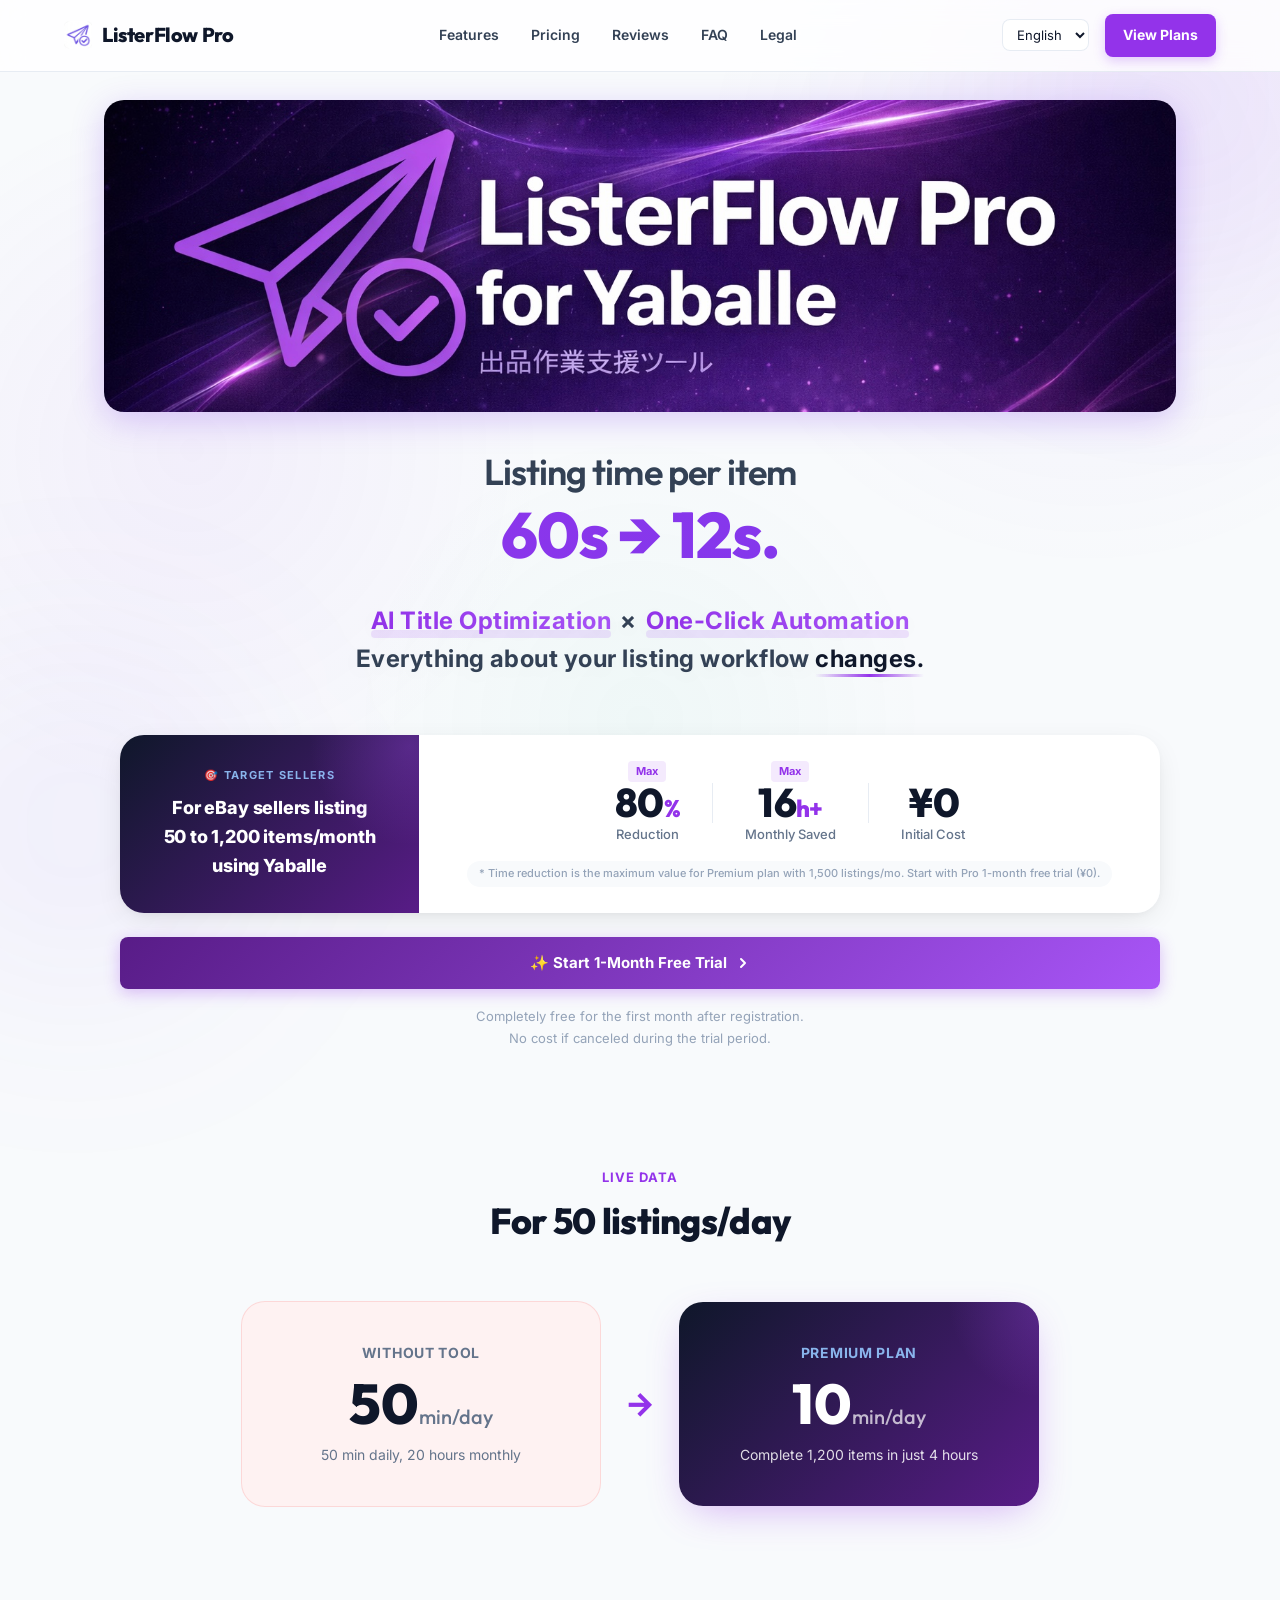
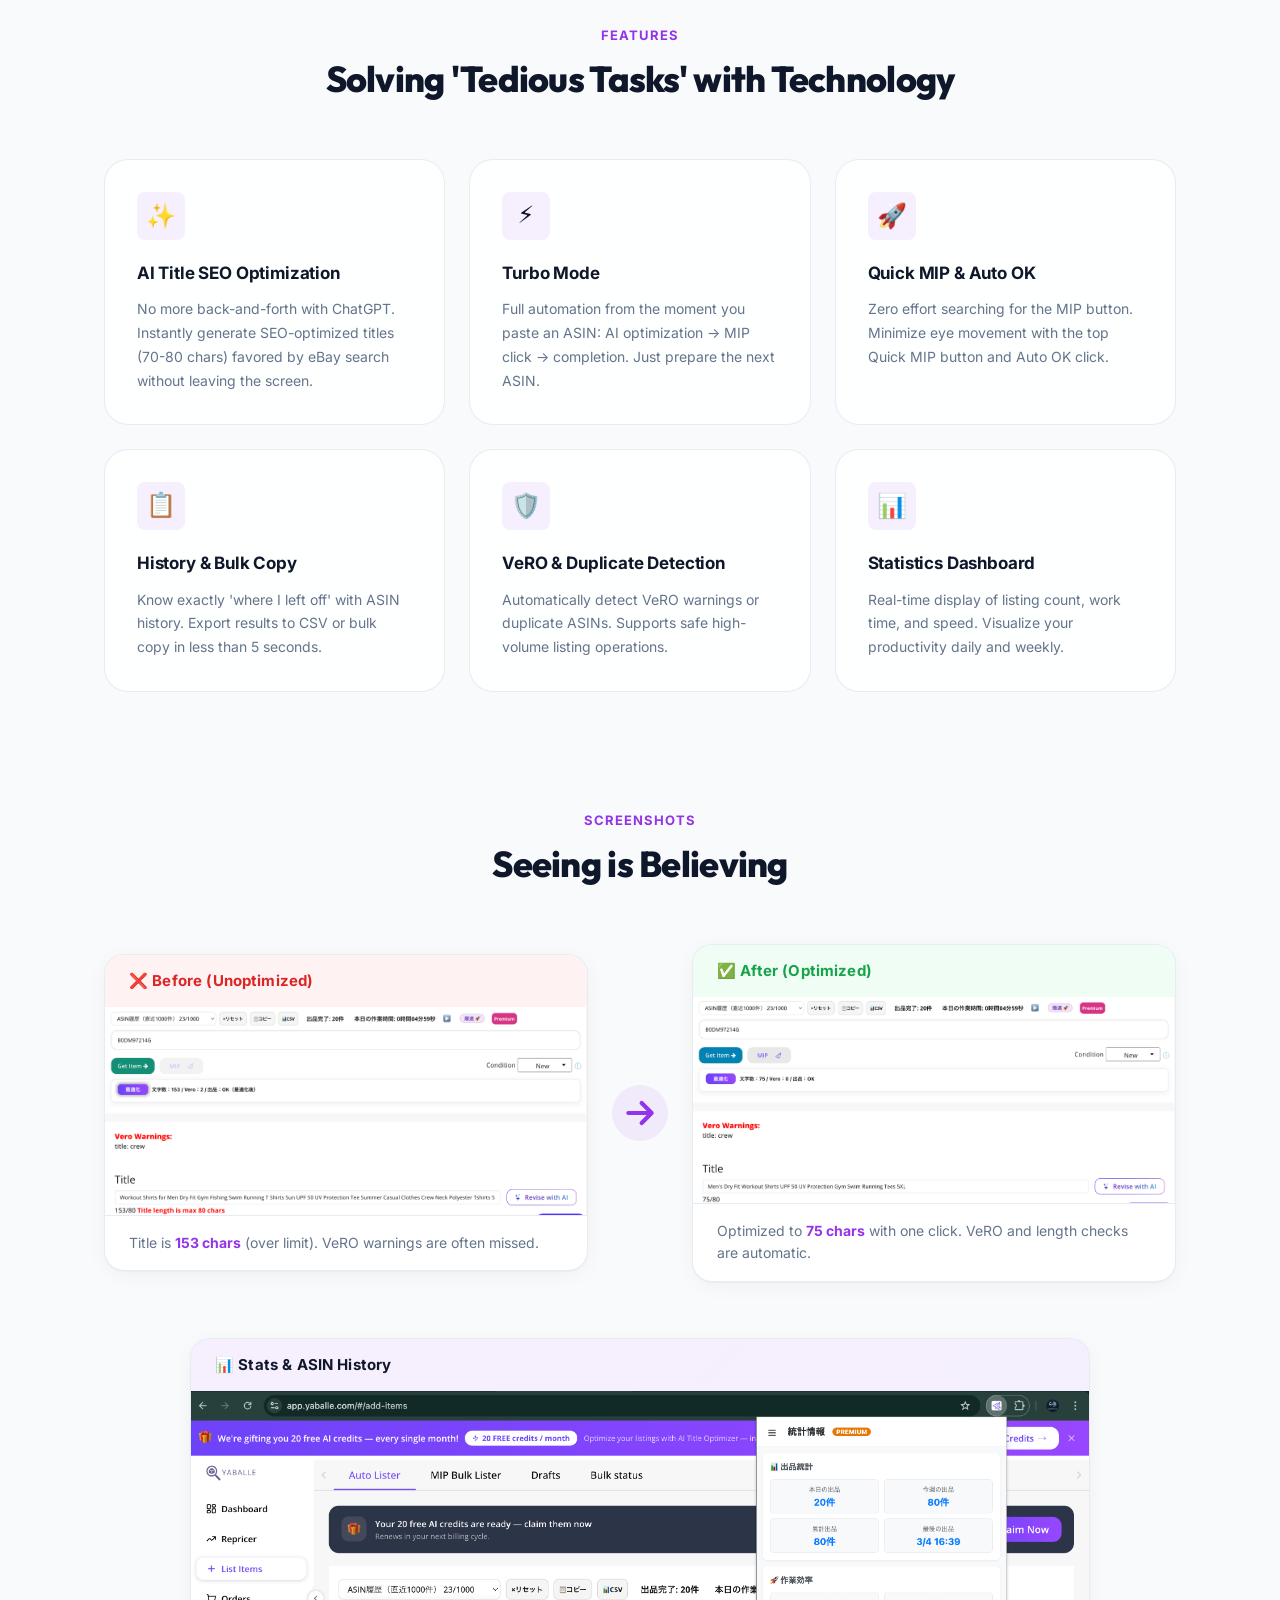
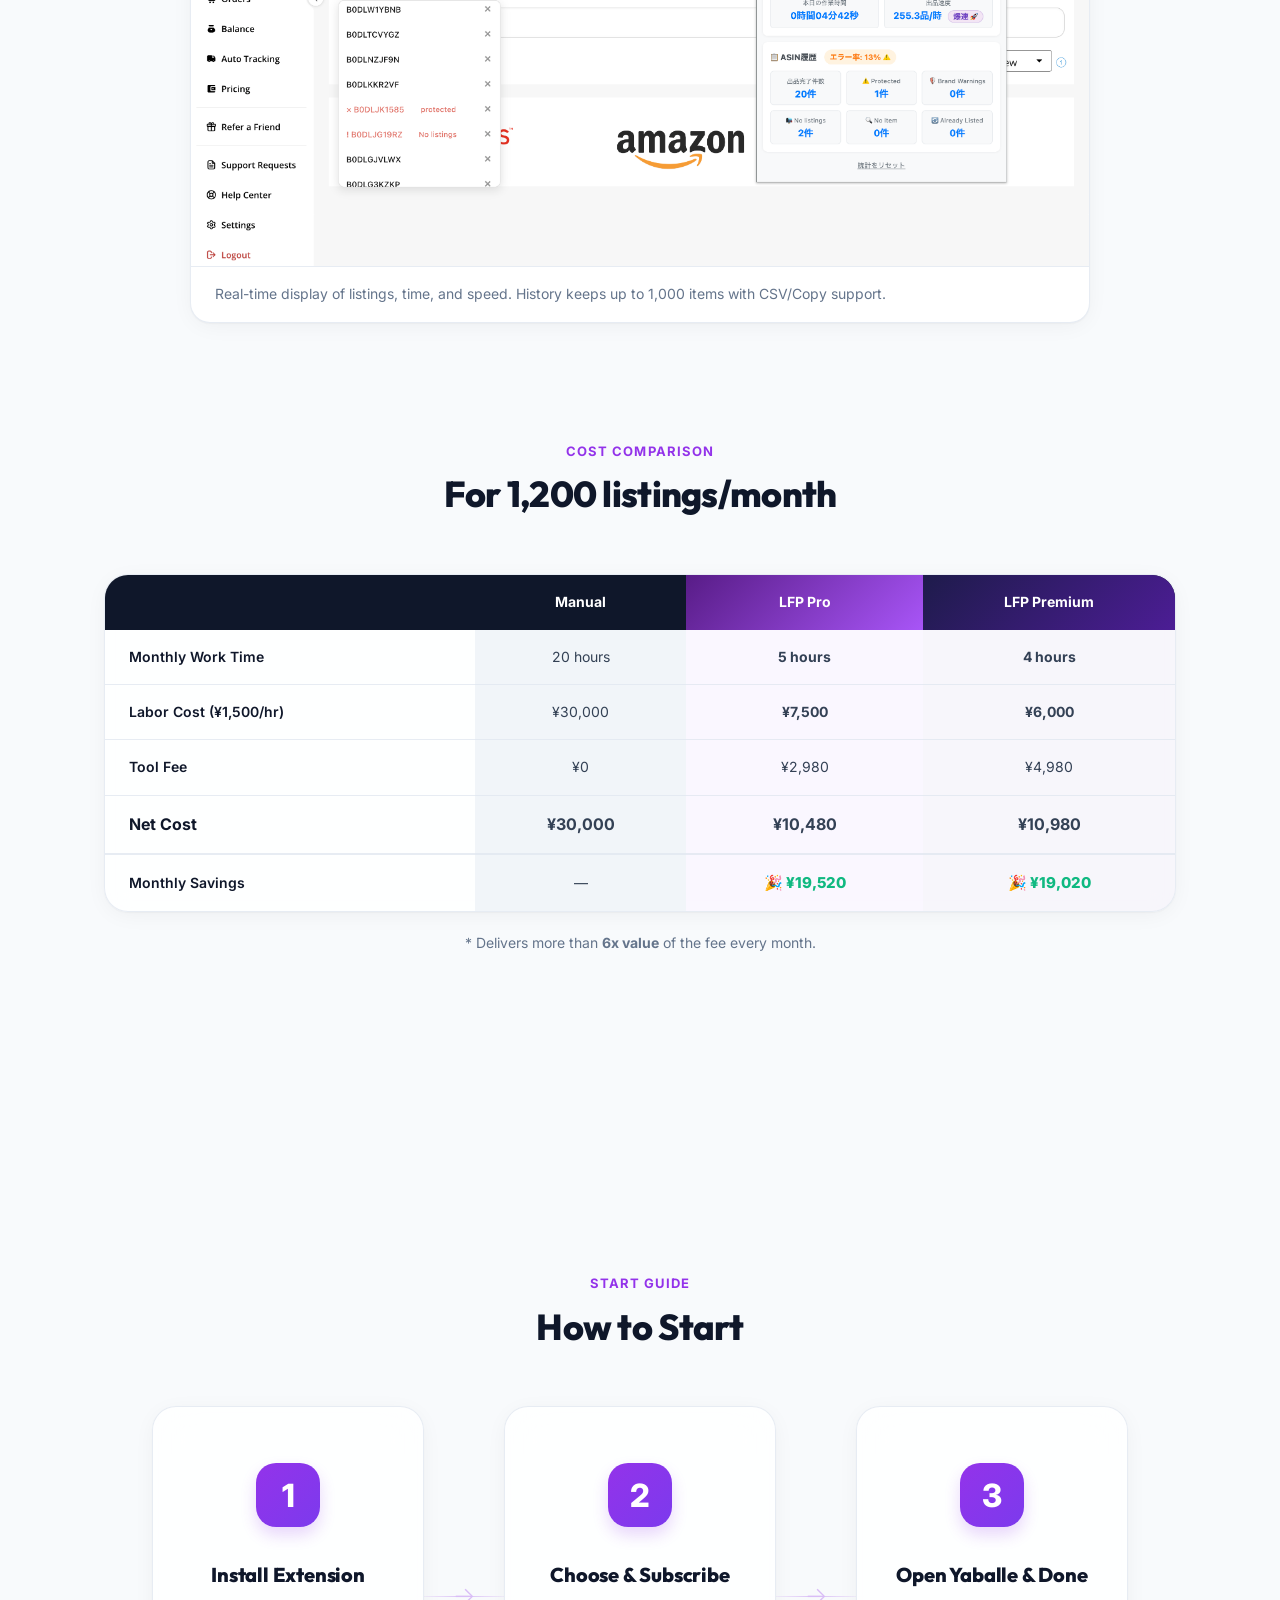
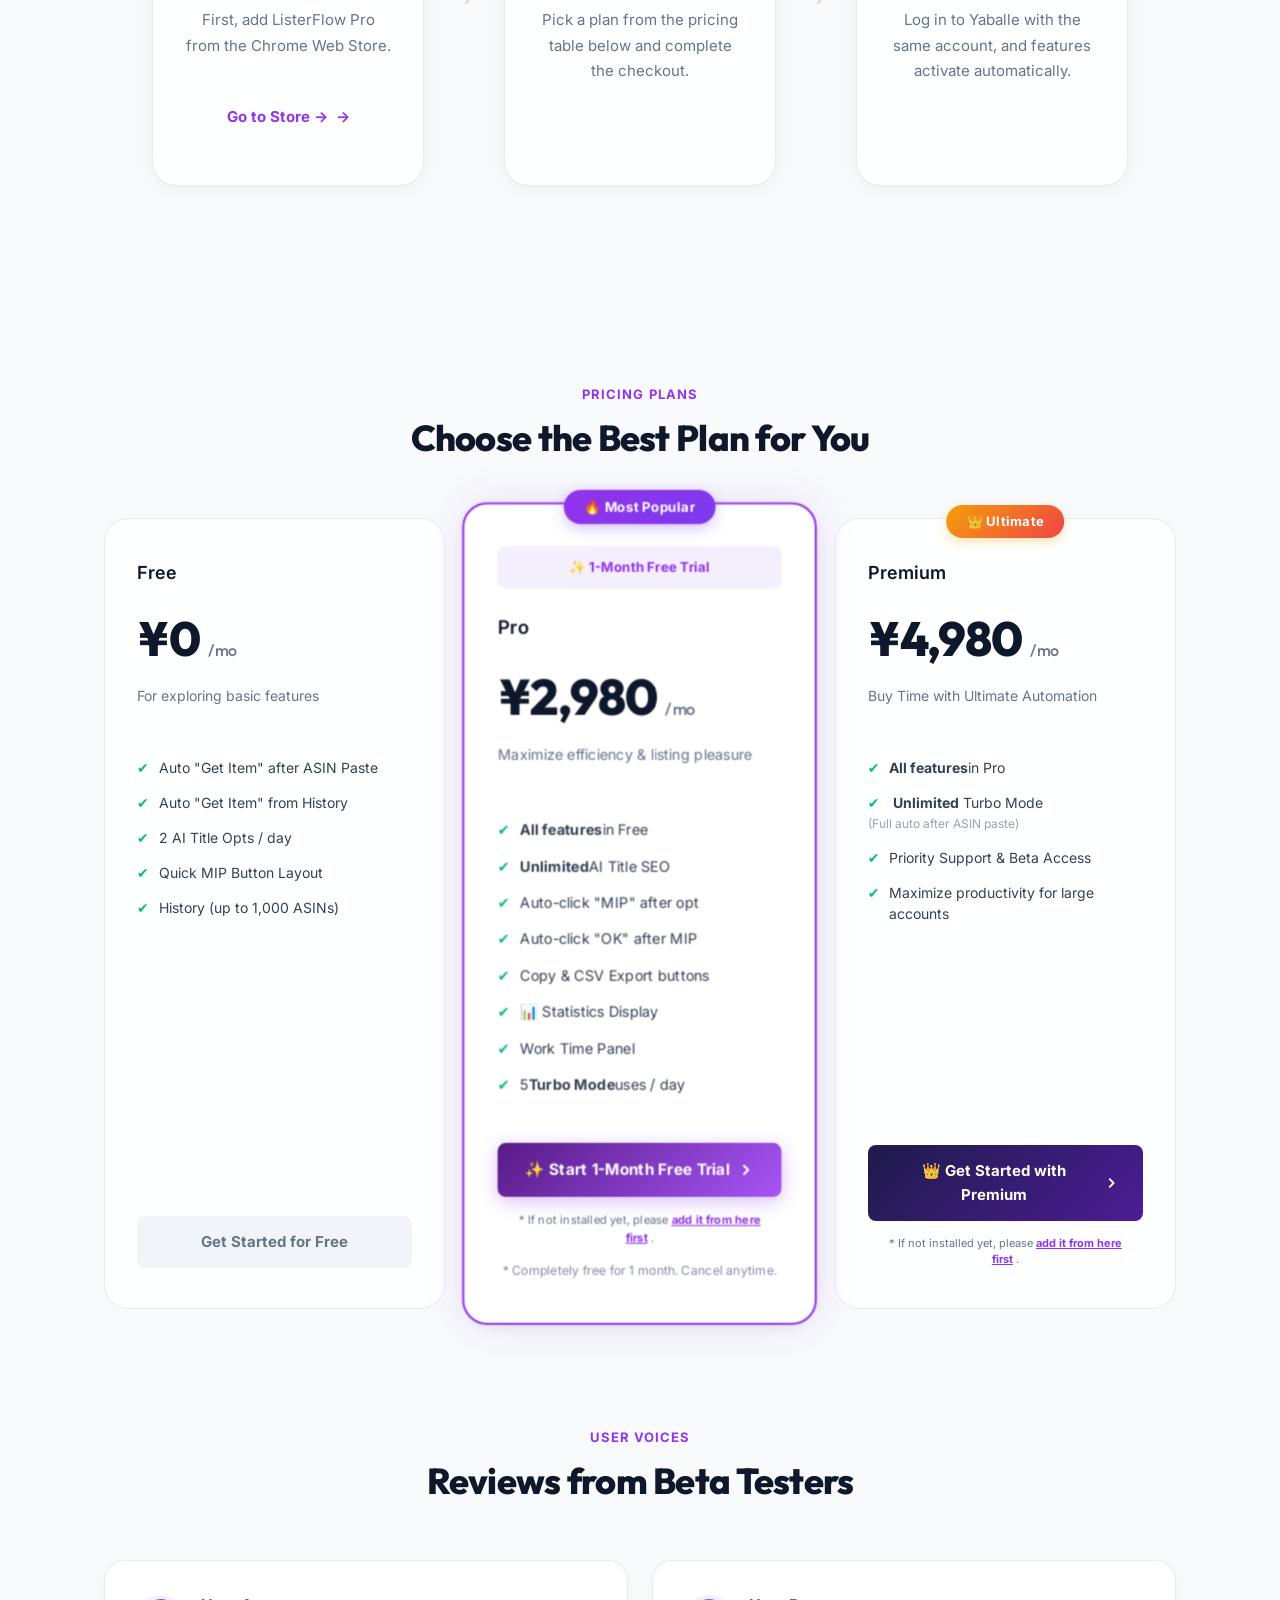
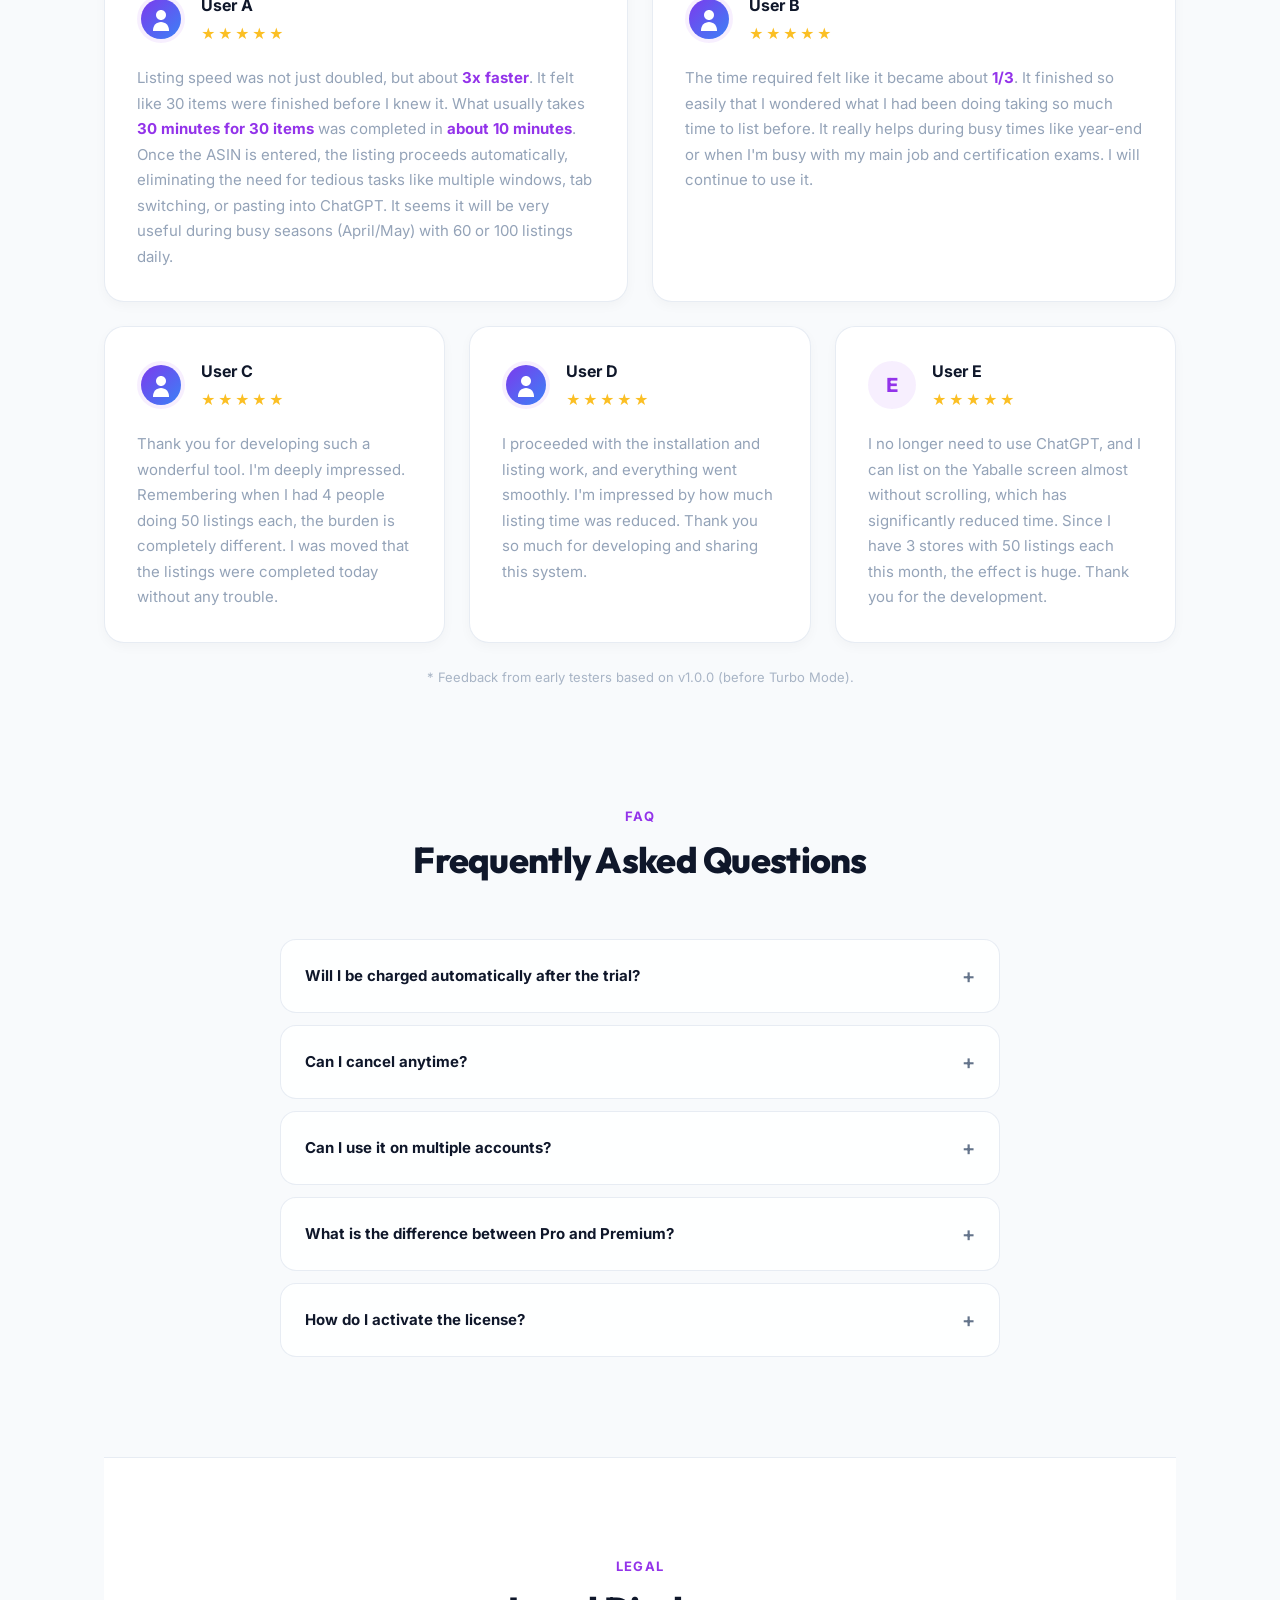
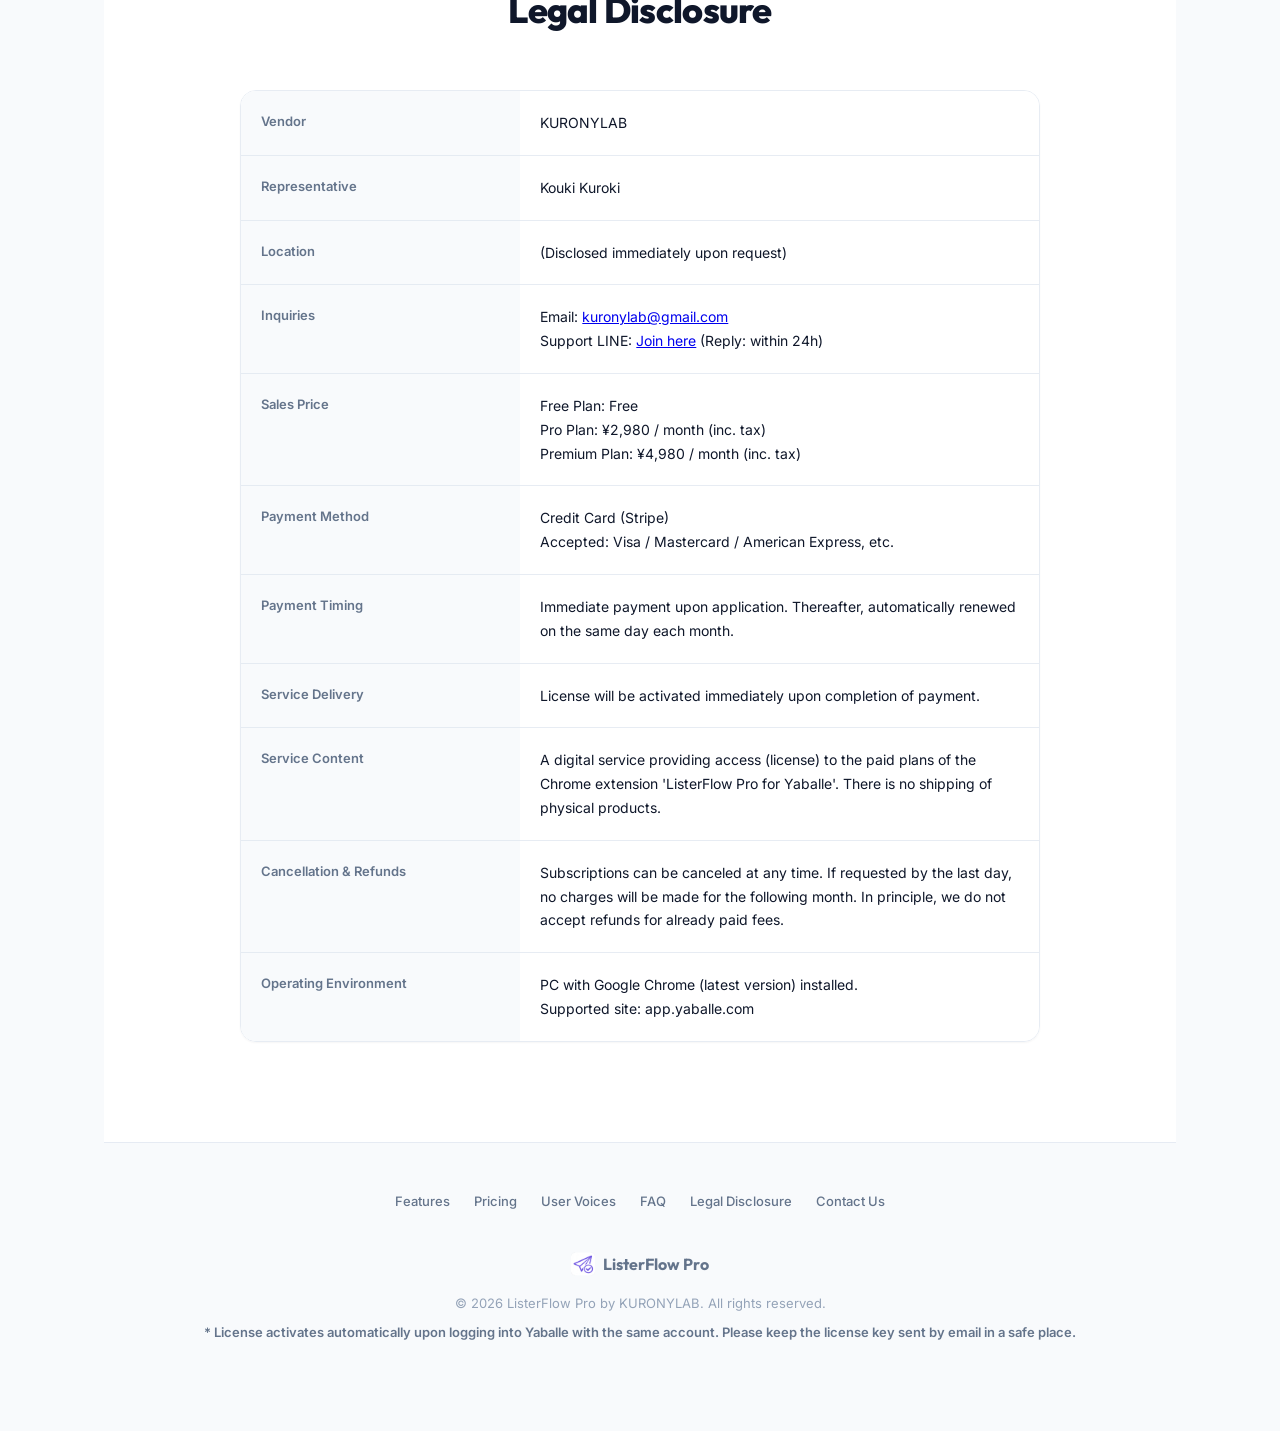
<file: github-pages/index.html>
<!DOCTYPE html>
<html lang="ja">

<head>
    <meta charset="UTF-8">
    <meta name="viewport" content="width=device-width, initial-scale=1.0">
    <title data-i18n="page.title">ListerFlow Pro - 出品時間を80%削減する究極の自動化ツール</title>
    <meta name="description" data-i18n="page.desc" content="eBay出品作業を60秒→12秒に短縮。AIタイトル最適化・Turbo Mode完全自動化で、毎月15時間以上の自由な時間を。">
    <link rel="stylesheet" href="purchase.css">
    <link
        href="https://fonts.googleapis.com/css2?family=Inter:wght@400;500;600;700;800&family=Outfit:wght@500;600;700;800&display=swap"
        rel="stylesheet">
</head>

<body>
    <!-- Animated Background -->
    <div class="bg-gradient"></div>
    <div class="bg-glow bg-glow-1"></div>
    <div class="bg-glow bg-glow-2"></div>

    <!-- Navigation Header -->
    <nav class="main-nav">
        <div class="nav-container">
            <a href="#" class="nav-logo">
                <img src="assets/icons/icon128.png" alt="ListerFlow Pro" class="nav-logo-icon">
                ListerFlow Pro
            </a>
            <div class="nav-links">
                <a href="#features" data-i18n="nav.features">機能</a>
                <a href="#pricing" data-i18n="nav.pricing">料金</a>
                <a href="#testimonials" data-i18n="nav.reviews">レビュー</a>
                <a href="#faq" data-i18n="nav.faq">FAQ</a>
                <a href="#tokusho" data-i18n="nav.tokusho">特商法</a>
            </div>
            <div class="nav-right">
                <select id="langSwitch" class="nav-lang-select">
                    <option value="ja">日本語</option>
                    <option value="en">English</option>
                </select>
                <a href="#pricing" class="btn-nav-cta" data-i18n="nav.cta">プランを見る</a>
            </div>
        </div>
    </nav>

    <div class="container main-content-padding">
        <!-- Hero Section -->
        <header class="hero">
            <div class="hero-banner">
                <img src="banner2.jpeg" alt="ListerFlow Pro for Yaballe" class="hero-banner-img">
            </div>

            <h1 data-i18n="hero.title">
                <span class="hero-line">1品の出品時間を</span>
                <span class="hero-highlight">60秒 → 12秒に。</span>
            </h1>

            <p class="subtitle hero-catchphrase" data-i18n="hero.subtitle">
                <span class="catch-highlight">AIタイトル最適化</span> × <span class="catch-highlight">ワンクリック自動化</span>で、<br>
                出品作業のすべてが<span class="catch-text-glow">変わる。</span>
            </p>
            <div class="hero-actions-wrapper">
                <div class="hero-stats-row">
                    <div class="hero-persona">
                        <span class="hero-persona-label" data-i18n="hero.persona.label">🎯 対象ユーザー</span>
                        <span class="hero-persona-text" data-i18n="hero.persona.text">Yaballeで月50〜1,200品<br>出品するセラーのための<br>出品特化ツール</span>
                    </div>

                    <!-- Hero Stats -->
                    <div class="hero-stats">
                        <div class="hero-stats-inner">
                            <div class="stat-item">
                                <span class="stat-prefix" data-i18n="hero.stat.prefix.max">最大</span>
                                <span class="stat-number">80<span class="stat-unit">%</span></span>
                                <span class="stat-label" data-i18n="hero.stat.1.label">作業時間を削減</span>
                            </div>
                            <div class="stat-divider"></div>
                            <div class="stat-item">
                                <span class="stat-prefix" data-i18n="hero.stat.prefix.max">最大</span>
                                <span class="stat-number">16<span class="stat-unit">h+</span></span>
                                <span class="stat-label" data-i18n="hero.stat.2.label">毎月の節約時間</span>
                            </div>
                            <div class="stat-divider"></div>
                            <div class="stat-item">
                                <span class="stat-prefix" style="visibility:hidden">初月</span>
                                <span class="stat-number">¥0</span>
                                <span class="stat-label" data-i18n="hero.stat.3.label">初月の費用</span>
                            </div>
                        </div>
                        <span class="stat-note" data-i18n="hero.stat.note">※ 削減時間はPremium・月1,500品出品時の最大値。まずはProの1ヶ月無料トライアル（¥0）からお試しいただけます。</span>
                    </div>
                </div>

                <!-- Hero CTA -->
                <div class="hero-cta">
                    <a href="#pricing" class="btn btn-glow btn-hero-cta">
                        <span data-i18n="hero.cta.btn">✨ 1ヶ月無料で試してみる</span>
                        <svg width="16" height="16" viewBox="0 0 16 16" fill="none">
                            <path d="M6 12l4-4-4-4" stroke="currentColor" stroke-width="2" stroke-linecap="round"
                                stroke-linejoin="round" />
                        </svg>
                    </a>
                    <p class="hero-risk-free" data-i18n="hero.cta.note">クレジットカード登録後、1ヶ月間は完全無料。<br>期間中のキャンセルで費用は一切かかりません。</p>
                </div>
            </div>
        </header>

        <!-- Time Comparison Section -->
        <section class="comparison-section" id="comparison">
            <h2 class="section-title">
                <span class="section-tag" data-i18n="comparison.tag">実測データ</span>
                <span data-i18n="comparison.title">1日50品出品の場合</span>
            </h2>
            <div class="comparison-grid">
                <div class="comparison-card comparison-before">
                    <div class="comparison-label" data-i18n="comparison.before.label">ツールなし</div>
                    <div class="comparison-time">50<span data-i18n="comparison.unit">分/日</span></div>
                    <p data-i18n="comparison.before.desc">毎日50分、月に20時間の出品作業</p>
                </div>
                <div class="comparison-arrow">→</div>
                <div class="comparison-card comparison-after">
                    <div class="comparison-label" data-i18n="comparison.after.label">Premiumプラン</div>
                    <div class="comparison-time">10<span data-i18n="comparison.unit">分/日</span></div>
                    <p data-i18n="comparison.after.desc">月1,200品でも、たった4時間で完了</p>
                </div>
            </div>
        </section>

        <!-- Value Props -->
        <section class="features-section" id="features">
            <h2 class="section-title">
                <span class="section-tag" data-i18n="features.tag">機能</span>
                <span data-i18n="features.title">その「地道な作業」を、テクノロジーで解決</span>
            </h2>
            <div class="features-grid">
                <div class="feature-card">
                    <div class="feature-icon-wrapper">
                        <span class="feature-icon">✨</span>
                    </div>
                    <h3 data-i18n="feature.1.title">AI タイトル SEO 最適化</h3>
                    <p data-i18n="feature.1.desc">ChatGPTとの往復はもう不要。ターゲットキーワードを逃さず、eBay検索で有利なSEO最適化済みのタイトル（70-80文字）を、出品画面から離れず一瞬で生成。</p>
                </div>
                <div class="feature-card">
                    <div class="feature-icon-wrapper">
                        <span class="feature-icon">⚡</span>
                    </div>
                    <h3 data-i18n="feature.2.title">Turbo Mode</h3>
                    <p data-i18n="feature.2.desc">ASINを貼り付けた瞬間から、AI最適化→MIPクリック→完了まで全自動。あなたは次のASINを用意するだけ。</p>
                </div>
                <div class="feature-card">
                    <div class="feature-icon-wrapper">
                        <span class="feature-icon">🚀</span>
                    </div>
                    <h3 data-i18n="feature.3.title">Quick MIP & 自動OK</h3>
                    <p data-i18n="feature.3.desc">画面下部のMIPボタンを探す手間ゼロ。上部のQuick MIPボタンとOK自動クリックで視線移動を最小化。</p>
                </div>
                <div class="feature-card">
                    <div class="feature-icon-wrapper">
                        <span class="feature-icon">📋</span>
                    </div>
                    <h3 data-i18n="feature.4.title">履歴 & 一括コピー</h3>
                    <p data-i18n="feature.4.desc">ASIN履歴で「どこまでやった？」を解消。CSV出力・一括コピーで結果入力は5秒以下。</p>
                </div>
                <div class="feature-card">
                    <div class="feature-icon-wrapper">
                        <span class="feature-icon">🛡️</span>
                    </div>
                    <h3 data-i18n="feature.5.title">VeRO & 重複検出</h3>
                    <p data-i18n="feature.5.desc">VeRO警告やASIN重複を自動検出。安全な大量出品運用をサポートします。</p>
                </div>
                <div class="feature-card">
                    <div class="feature-icon-wrapper">
                        <span class="feature-icon">📊</span>
                    </div>
                    <h3 data-i18n="feature.6.title">統計ダッシュボード</h3>
                    <p data-i18n="feature.6.desc">出品数・作業時間・スピードをリアルタイム表示。日次・週間で自分の生産性を可視化。</p>
                </div>
            </div>
        </section>

        <!-- Screenshots Section -->
        <section class="screenshots-section">
            <h2 class="section-title">
                <span class="section-tag" data-i18n="screenshots.tag">実際の画面</span>
                <span data-i18n="screenshots.title">百聞は一見にしかず</span>
            </h2>

            <!-- Before / After -->
            <div class="ss-comparison">
                <div class="ss-card ss-before">
                    <div class="ss-label ss-label-before" data-i18n="ss.before.label">❌ Before（最適化前）</div>
                    <img src="ss_before.png" alt="AIタイトル最適化前：153文字で文字数オーバー" class="ss-img">
                    <p class="ss-caption" data-i18n="ss.before.caption">タイトル <span class="review-highlight">153文字</span>で上限オーバー. VeRO警告も見落としがち.</p>
                </div>
                <div class="ss-arrow">
                    <svg width="40" height="40" viewBox="0 0 24 24" fill="none">
                        <path d="M5 12h14M13 6l6 6-6 6" stroke="var(--primary)" stroke-width="2.5"
                            stroke-linecap="round" stroke-linejoin="round" />
                    </svg>
                </div>
                <div class="ss-card ss-after">
                    <div class="ss-label ss-label-after" data-i18n="ss.after.label">✅ After（最適化後）</div>
                    <img src="ss_after.png" alt="AIタイトル最適化後：75文字で最適化完了" class="ss-img">
                    <p class="ss-caption" data-i18n="ss.after.caption">ワンクリックで <span class="review-highlight">75文字</span>に最適化。VeRO・文字数チェックも自動。</p>
                </div>
            </div>

            <!-- Stats Screenshot -->
            <div class="ss-stats-wrapper">
                <div class="ss-card ss-stats">
                    <div class="ss-label ss-label-stats" data-i18n="ss.stats.label">📊 統計情報 & ASIN履歴</div>
                    <img src="ss_stats.png" alt="統計ダッシュボードとASIN履歴" class="ss-img">
                    <p class="ss-caption" data-i18n="ss.stats.caption">出品数・作業時間・出品速度をリアルタイム表示。ASIN履歴は最大1,000件保持、CSV出力・一括コピーに対応。</p>
                </div>
            </div>
        </section>

        <!-- Cost Savings Section -->
        <section class="savings-section">
            <h2 class="section-title">
                <span class="section-tag" data-i18n="savings.tag">コスト比較</span>
                <span data-i18n="savings.title">月1,200品出品の場合</span>
            </h2>
            <div class="savings-table-wrapper">
                <table class="savings-table">
                    <thead>
                        <tr>
                            <th></th>
                            <th data-i18n="savings.col.none">ツールなし</th>
                            <th class="highlight-col" data-i18n="savings.col.pro">LFP Pro</th>
                            <th class="premium-col" data-i18n="savings.col.premium">LFP Premium</th>
                        </tr>
                    </thead>
                    <tbody>
                        <tr>
                            <td class="row-label" data-i18n="savings.row.hours">月の作業時間</td>
                            <td data-i18n="savings.val.hours.none">20時間</td>
                            <td class="highlight-col"><strong><span data-i18n="savings.val.hours.pro">5時間</span></strong></td>
                            <td class="premium-col"><strong><span data-i18n="savings.val.hours.premium">4時間</span></strong></td>
                        </tr>
                        <tr>
                            <td class="row-label" data-i18n="savings.row.cost">人件費換算（時給1,500円）</td>
                            <td data-i18n="savings.val.cost.none">30,000円</td>
                            <td class="highlight-col"><strong><span data-i18n="savings.val.cost.pro">7,500円</span></strong></td>
                            <td class="premium-col"><strong><span data-i18n="savings.val.cost.premium">6,000円</span></strong></td>
                        </tr>
                        <tr>
                            <td class="row-label" data-i18n="savings.row.fee">ツール費用</td>
                            <td data-i18n="savings.val.fee.none">¥0</td>
                            <td class="highlight-col" data-i18n="savings.val.fee.pro">2,980円</td>
                            <td class="premium-col" data-i18n="savings.val.fee.premium">4,980円</td>
                        </tr>
                        <tr class="total-row">
                            <td class="row-label" data-i18n="savings.row.total">実質コスト</td>
                            <td data-i18n="savings.val.total.none">30,000円</td>
                            <td class="highlight-col"><strong><span data-i18n="savings.val.total.pro">10,480円</span></strong></td>
                            <td class="premium-col"><strong><span data-i18n="savings.val.total.premium">10,980円</span></strong></td>
                        </tr>
                        <tr class="savings-row">
                            <td class="row-label" data-i18n="savings.row.result">毎月の節約額</td>
                            <td>—</td>
                            <td class="highlight-col saving-value" data-i18n="savings.val.result.pro">🎉 19,520円</td>
                            <td class="premium-col saving-value" data-i18n="savings.val.result.premium">🎉 19,020円</td>
                        </tr>
                    </tbody>
                </table>
            </div>
            <p class="savings-note" data-i18n="savings.note">※ ツール料金の<strong>6倍以上</strong>の価値を毎月生み出します</p>
        </section>

        <!-- How to Start -->
        <section class="how-to-start" id="how">
            <div class="container">
                <h2 class="section-title">
                    <span class="section-tag" data-i18n="how.tag">Start Guide</span>
                    <span data-i18n="how.title">ご利用の流れ</span>
                </h2>
                <div class="steps-container">
                    <div class="step-card">
                        <div class="step-number">1</div>
                        <h3 data-i18n="how.step1.title">拡張機能をインストール</h3>
                        <p data-i18n="how.step1.desc">まずはChromeウェブストアからListerFlow Proを追加してください。</p>
                        <a href="https://chromewebstore.google.com/" target="_blank" class="step-link">
                            <span data-i18n="how.step1.btn">ストアへ行く</span>
                            <span class="link-arrow">→</span>
                        </a>
                    </div>
                    <div class="step-arrow"></div>
                    <div class="step-card">
                        <div class="step-number">2</div>
                        <h3 data-i18n="how.step2.title">プランを選択・購読</h3>
                        <p data-i18n="how.step2.desc">下記の価格表から、用途に合わせたプランを選んで決済を完了させます。</p>
                    </div>
                    <div class="step-arrow"></div>
                    <div class="step-card">
                        <div class="step-number">3</div>
                        <h3 data-i18n="how.step3.title">Yaballeを開いて完了</h3>
                        <p data-i18n="how.step3.desc">同じアカウントでYaballeにログインすると、自動的に機能が有効化されます。</p>
                    </div>
                </div>
            </div>
        </section>

        <!-- Pricing Grid -->
        <section class="pricing-section" id="pricing">
            <h2 class="section-title">
                <span class="section-tag" data-i18n="pricing.tag">料金プラン</span>
                <span data-i18n="pricing.title">あなたに最適なプランを選択</span>
            </h2>

            <div class="pricing-grid">
                <!-- Free Plan -->
                <div class="card" id="card-free">
                    <div class="plan-name">Free</div>
                    <div class="price">¥0 <span data-i18n="pricing.unit.month">/ 月</span></div>
                    <p class="description" data-i18n="plan.free.desc">基本機能の確認に</p>
                    <ul class="features">
                        <li data-i18n="plan.free.feature.1"><span class="check">✔</span> ASINペースト後「Get Item」自動実行</li>
                        <li data-i18n="plan.free.feature.2"><span class="check">✔</span> ASIN履歴選択時「Get Item」自動実行</li>
                        <li data-i18n="plan.free.feature.3"><span class="check">✔</span> 1日2回 AIタイトル最適化</li>
                        <li data-i18n="plan.free.feature.4"><span class="check">✔</span> Quick MIP ボタン配置</li>
                        <li data-i18n="plan.free.feature.5"><span class="check">✔</span> ASIN履歴保持（最大1,000件）</li>
                    </ul>
                    <a href="https://chromewebstore.google.com/" class="btn btn-secondary" target="_blank" data-i18n="plan.free.btn">無料で導入する</a>
                </div>

                <!-- Pro Plan -->
                <div class="card popular" id="card-pro">
                    <div class="popular-badge" data-i18n="plan.pro.badge">🔥 一番人気</div>
                    <div class="trial-banner" data-i18n="plan.pro.trial">✨ 1ヶ月無料トライアル</div>
                    <div class="plan-name">Pro</div>
                    <div class="price">¥2,980 <span data-i18n="pricing.unit.month">/ 月</span></div>
                    <p class="description" data-i18n="plan.pro.desc">出品効率を最大化し、作業を「快感」に</p>
                    <ul class="features">
                        <li data-i18n="plan.pro.feature.0"><span class="check">✔</span> Freeプランの<strong>全機能</strong></li>
                        <li data-i18n="plan.pro.feature.1"><span class="check">✔</span> <strong>無制限</strong> AIタイトル最適化</li>
                        <li data-i18n="plan.pro.feature.2"><span class="check">✔</span> 最適化後「MIP」自動クリック</li>
                        <li data-i18n="plan.pro.feature.3"><span class="check">✔</span> MIP後に「OK」ボタン自動クリック</li>
                        <li data-i18n="plan.pro.feature.4"><span class="check">✔</span> コピー・CSV出力ボタン表示</li>
                        <li data-i18n="plan.pro.feature.5"><span class="check">✔</span> 📊 統計情報の表示</li>
                        <li data-i18n="plan.pro.feature.6"><span class="check">✔</span> 作業時間パネルの表示</li>
                        <li data-i18n="plan.pro.feature.7">
                            <span class="check">✔</span>
                            <div>
                                1日5回 <strong>Turbo Mode</strong><br>
                                <span class="feature-note">(ASINペースト後は全自動)</span>
                            </div>
                        </li>
                    </ul>
                    <a href="https://buy.stripe.com/00waEYe6X2BC87f7yt63K00" class="btn btn-primary btn-glow" target="_blank">
                        <span data-i18n="plan.pro.btn">✨ 1ヶ月無料で試してみる</span>
                        <svg width="16" height="16" viewBox="0 0 16 16" fill="none">
                            <path d="M6 12l4-4-4-4" stroke="currentColor" stroke-width="2" stroke-linecap="round"
                                stroke-linejoin="round" />
                        </svg>
                    </a>
                    <p class="plan-install-note">
                        <span data-i18n="plan.install_note.before">※まだインストールしていない方は</span>
                        <a href="https://chromewebstore.google.com/" target="_blank" data-i18n="plan.install_note.link">こちらから先に追加</a>
                        <span data-i18n="plan.install_note.after">してください。</span>
                    </p>
                    <p class="trial-note" data-i18n="plan.pro.note">※ 1ヶ月間は完全無料。いつでもキャンセル可能。</p>
                </div>

                <!-- Premium Plan -->
                <div class="card" id="card-premium">
                    <div class="premium-badge" data-i18n="plan.premium.badge">👑 Ultimate</div>
                    <div class="plan-name">Premium</div>
                    <div class="price">¥4,980 <span data-i18n="pricing.unit.month">/ 月</span></div>
                    <p class="description" data-i18n="plan.premium.desc">究極の自動化で「時間を買う」運用へ</p>
                    <ul class="features">
                        <li data-i18n="plan.premium.feature.1"><span class="check">✔</span> Proプランの<strong>全機能</strong></li>
                        <li data-i18n="plan.premium.feature.2">
                            <span class="check">✔</span>
                            <div>
                                <strong>無制限</strong> Turbo Mode<br>
                                <span class="feature-note">(ASINペースト後は全自動)</span>
                            </div>
                        </li>
                        <li data-i18n="plan.premium.feature.3"><span class="check">✔</span> 優先サポート & ベータ先行試用</li>
                        <li data-i18n="plan.premium.feature.4"><span class="check">✔</span> 大規模アカウントの生産性最大化</li>
                    </ul>
                    <a href="https://buy.stripe.com/28E5kE2of3FGevDg4Z63K01" class="btn btn-premium" target="_blank">
                        <span data-i18n="plan.premium.btn">👑 Premiumプランで始める</span>
                        <svg width="16" height="16" viewBox="0 0 16 16" fill="none">
                            <path d="M6 12l4-4-4-4" stroke="currentColor" stroke-width="2" stroke-linecap="round"
                                stroke-linejoin="round" />
                        </svg>
                    </a>
                    <p class="plan-install-note">
                        <span data-i18n="plan.install_note.before">※まだインストールしていない方は</span>
                        <a href="https://chromewebstore.google.com/" target="_blank" data-i18n="plan.install_note.link">こちらから先に追加</a>
                        <span data-i18n="plan.install_note.after">してください。</span>
                    </p>
                </div>
            </div>
            <p class="pricing-note" id="pricingNote" style="display:none;"></p>
        </section>

        <!-- Testimonials Section -->
        <section class="testimonials-section" id="testimonials">
            <h2 class="section-title">
                <span class="section-tag" data-i18n="testimonials.tag">利用者の声</span>
                <span data-i18n="testimonials.title">テスターの方々のレビュー</span>
            </h2>
            <div class="testimonials-container">
                <!-- Top Row (2 columns) -->
                <div class="testimonials-row-top">
                    <!-- Review A (Most Impactful) -->
                    <div class="testimonial-card">
                        <div class="testimonial-header">
                            <div class="avatar"><img src="assets/icons/person.svg" alt="User"></div>
                            <div class="user-info">
                                <h4 data-i18n="review.a.user">Aさん</h4>
                                <div class="stars">★★★★★</div>
                            </div>
                        </div>
                        <p class="review-text" data-i18n="review.a.text">
                            出品速度が2倍どころか<span class="review-highlight">3倍</span>くらいでした。気付いたら30品終わっている感覚です。通常<span
                                class="review-highlight">30品で約30分</span>かかるところが、<span
                                class="review-highlight">約10分</span>で完了しました。ASIN入力後は自動で出品が進むので、複数画面やTab切り替え、ChatGPT貼り付けなどの煩わしい作業がすべて不要になりました。繁忙期（4月・5月）の毎日60品、100品出品でも重宝しそうです。
                        </p>
                    </div>

                    <!-- Review B -->
                    <div class="testimonial-card">
                        <div class="testimonial-header">
                            <div class="avatar"><img src="assets/icons/person.svg" alt="User"></div>
                            <div class="user-info">
                                <h4 data-i18n="review.b.user">Bさん</h4>
                                <div class="stars">★★★★★</div>
                            </div>
                        </div>
                        <p class="review-text" data-i18n="review.b.text">
                            体感で所要時間が<span
                                class="review-highlight">1/3</span>くらいになりました。これまで出品に時間がかかっていたのは何だったのかと思うほど、あっさり終わりました。資格試験や年度末で本業が多忙な時期なので非常に助かります。今後も活用します。
                        </p>
                    </div>
                </div>

                <!-- Bottom Row (3 columns) -->
                <div class="testimonials-row-bottom">
                    <!-- Review C -->
                    <div class="testimonial-card">
                        <div class="testimonial-header">
                            <div class="avatar"><img src="assets/icons/person.svg" alt="User"></div>
                            <div class="user-info">
                                <h4 data-i18n="review.c.user">Cさん</h4>
                                <div class="stars">★★★★★</div>
                            </div>
                        </div>
                        <p class="review-text" data-i18n="review.c.text">
                            素晴らしいツールの開発ありがとうございます。感激しました。50出品が4名あった時を思い出すと、負担がまるで別物です。本日もトラブルなく出品完了できて感動しました。
                        </p>
                    </div>

                    <!-- Review D -->
                    <div class="testimonial-card">
                        <div class="testimonial-header">
                            <div class="avatar"><img src="assets/icons/person.svg" alt="User"></div>
                            <div class="user-info">
                                <h4 data-i18n="review.d.user">Dさん</h4>
                                <div class="stars">★★★★★</div>
                            </div>
                        </div>
                        <p class="review-text" data-i18n="review.d.text">導入と出品作業を進めましたが、問題なく進められました。出品作業時間が短縮できて感動です。システムの開発と共有、本当にありがとうございます。</p>
                    </div>

                    <!-- Review E -->
                    <div class="testimonial-card">
                        <div class="testimonial-header">
                            <div class="avatar">E</div>
                            <div class="user-info">
                                <h4 data-i18n="review.e.user">Eさん</h4>
                                <div class="stars">★★★★★</div>
                            </div>
                        </div>
                        <p class="review-text" data-i18n="review.e.text">
                            ChatGPTを使わずに済み、Yaballeの出品画面もほぼスクロールせず出品できるようになり、かなり時間短縮できました。今月50品出品が3店舗あるので、効果が大きいです。開発ありがとうございます。
                        </p>
                    </div>
                </div>
            </div>
            <p class="testimonial-note" data-i18n="testimonials.note">※ v1.0.0（Turbo Mode実装前）時点での先行テスター様の声です。</p>
        </section>

        <!-- FAQ Section -->
        <section class="faq-section" id="faq">
            <h2 class="section-title">
                <span class="section-tag" data-i18n="faq.tag">FAQ</span>
                <span data-i18n="faq.title">よくある質問</span>
            </h2>
            <div class="faq-grid">
                <details class="faq-item">
                    <summary data-i18n="faq.q.1">トライアル終了後に勝手に課金されますか？</summary>
                    <p data-i18n="faq.a.1">Proプランは1ヶ月間の無料トライアル付きです。トライアル期間中にキャンセルすれば<strong>一切費用はかかりません</strong>。キャンセルはStripeのカスタマーポータルからいつでも可能です。
                    </p>
                </details>
                <details class="faq-item">
                    <summary data-i18n="faq.q.2">いつでもキャンセルできますか？</summary>
                    <p data-i18n="faq.a.2">はい。決済完了時に届くメール内のリンク、またはサポートへの連絡でいつでも解約できます。キャンセルはStripeのカスタマーポータルからいつでも可能です。解約後も、現在の請求期間が終了するまではそのまま機能を利用可能です。</p>
                </details>
                <details class="faq-item">
                    <summary data-i18n="faq.q.3">複数アカウントで使えますか？</summary>
                    <p data-i18n="faq.a.3">1つのライセンスキーにつき1つのYaballe店舗アカウントに紐付けられます。複数のアカウントで使用する場合は、アカウント数分のライセンスが必要です。</p>
                </details>
                <details class="faq-item">
                    <summary data-i18n="faq.q.4">ProとPremiumの違いは？</summary>
                    <p data-i18n="faq.a.4">Proは「手動出品の効率化（時短）」に特化し、Turbo Modeは1日5回までです。Premiumは「完全自動化（放置）」を実現するためにTurbo
                        Modeが<strong>無制限</strong>になります。月600品以上出品する方にはPremiumがおすすめです。</p>
                </details>
                <details class="faq-item">
                    <summary data-i18n="faq.q.5">ライセンスはどうやって反映させますか？</summary>
                    <p data-i18n="faq.a.5">決済完了後、<strong>同じYaballeアカウントでログイン</strong>するだけで、自動的に反映されます。手動入力の必要はありません。</p>
                </details>
            </div>
        </section>

        <!-- 特定商取引法 -->
        <section id="tokusho" class="tokusho-section">
            <div class="tokusho-container">
                <h2 class="section-title">
                    <span class="section-tag" data-i18n="tokusho.tag">Legal</span>
                    <span data-i18n="tokusho.title">特定商取引法に基づく表記</span>
                </h2>
                <div class="tokusho-inner">
                    <table>
                        <tr>
                            <th data-i18n="tokusho.label.vendor">販売業者</th>
                            <td data-i18n="tokusho.value.vendor">KURONYLAB（個人事業主）</td>
                        </tr>
                        <tr>
                            <th data-i18n="tokusho.label.manager">運営責任者</th>
                            <td data-i18n="tokusho.value.manager">黒木 皓基</td>
                        </tr>
                        <tr>
                            <th data-i18n="tokusho.label.location">所在地</th>
                            <td data-i18n="tokusho.value.location">（請求に応じて遅滞なく開示します）</td>
                        </tr>
                        <tr>
                            <th data-i18n="tokusho.label.contact">お問い合わせ</th>
                            <td>
                                <span data-i18n="tokusho.value.contact.email">メール：</span><a href="mailto:kuronylab@gmail.com">kuronylab@gmail.com</a><br>
                                <span data-i18n="tokusho.value.contact.line">サポートLINE：</span><a href="https://line.me/ti/g/dFVUneYZKS" target="_blank" data-i18n="tokusho.value.contact.line.link">こちらから参加</a><span data-i18n="tokusho.value.contact.line.note">（返信：原則24時間以内）</span>
                            </td>
                        </tr>
                        <tr>
                            <th data-i18n="tokusho.label.price">販売価格</th>
                            <td>
                                <span data-i18n="tokusho.value.price.free">Freeプラン：無料</span><br>
                                <span data-i18n="tokusho.value.price.pro">Proプラン：月額 2,980円（税込）</span><br>
                                <span data-i18n="tokusho.value.price.premium">Premiumプラン：月額 4,980円（税込）</span>
                            </td>
                        </tr>
                        <tr>
                            <th data-i18n="tokusho.label.payment_method">支払い方法</th>
                            <td data-i18n="tokusho.value.payment_method">クレジットカード（Stripe決済）<br>対応ブランド：Visa / Mastercard / American Express など</td>
                        </tr>
                        <tr>
                            <th data-i18n="tokusho.label.payment_timing">支払い時期</th>
                            <td data-i18n="tokusho.value.payment_timing">お申し込み時に即時決済。以降、毎月同日に自動更新されます。</td>
                        </tr>
                        <tr>
                            <th data-i18n="tokusho.label.delivery_timing">サービス提供時期</th>
                            <td data-i18n="tokusho.value.delivery_timing">決済完了後、即時にライセンスキーを発行します。</td>
                        </tr>
                        <tr>
                            <th data-i18n="tokusho.label.service_content">サービス内容</th>
                            <td data-i18n="tokusho.value.service_content">Chrome拡張機能「ListerFlow Pro for Yaballe」の有料プランへのアクセス権（ライセンスキー）をオンラインにて提供するデジタルサービスです。物理的な商品の発送はありません。</td>
                        </tr>
                        <tr>
                            <th data-i18n="tokusho.label.cancellation">キャンセル・解約</th>
                            <td data-i18n="tokusho.value.cancellation">サブスクリプションはいつでも解約可能です。末日までに解約のご連絡をいただいた場合、翌月以降の請求は発生しません。デジタルサービスの性質上、既払いの料金の返金は原則承っておりませんが、個別にご相談ください。</td>
                        </tr>
                        <tr>
                            <th data-i18n="tokusho.label.environment">動作環境</th>
                            <td data-i18n="tokusho.value.environment">Google Chrome（最新版）がインストールされたPC。<br>対応サイト：app.yaballe.com</td>
                        </tr>
                    </table>
                </div>
            </div>
        </section>

        <!-- Footer -->
        <footer>
            <div class="footer-links">
                <a href="#features" data-i18n="nav.features">機能</a>
                <a href="#pricing" data-i18n="nav.pricing">料金プラン</a>
                <a href="#testimonials" data-i18n="testimonials.tag">利用者の声</a>
                <a href="#faq" data-i18n="nav.faq">よくある質問</a>
                <a href="#tokusho" data-i18n="tokusho.title">特定商取引法</a>
                <a href="mailto:kuronylab@gmail.com" data-i18n="footer.contact">お問い合わせ</a>
            </div>
            <div class="footer-content">
                <div class="footer-logo">
                    <img src="assets/icons/icon128.png" alt="ListerFlow Pro" class="footer-logo-icon">
                    <span>ListerFlow Pro</span>
                </div>
                <p data-i18n="footer.copy">© 2026 ListerFlow Pro by KURONYLAB. All rights reserved.</p>
                <p class="key-hint" data-i18n="footer.hint">※プラン購入後、同じアカウントでYaballeにログインすると自動的にライセンスが有効化されます。ライセンスキーはメールでも送信されますので、念のため大切に保管してください。</p>
            </div>
        </footer>
    </div>

    <script>
        const translations = {
            ja: {
                "page.title": "ListerFlow Pro - 出品時間を80%削減する究極の自動化ツール",
                "page.desc": "eBay出品作業を60秒→12秒に短縮。AIタイトル最適化・Turbo Mode完全自動化で、毎月15時間以上の自由な時間を。",
                "nav.features": "機能",
                "nav.reviews": "レビュー",
                "nav.pricing": "料金",
                "nav.faq": "よくある質問",
                "nav.tokusho": "特商法",
                "nav.cta": "プランを見る",
                "hero.title": '<span class="hero-line">1品の出品時間を</span><span class="hero-highlight">60秒 → 12秒に。</span>',
                "hero.subtitle": '<span class="catch-highlight">AIタイトル最適化</span> × <span class="catch-highlight">ワンクリック自動化</span>で、<br>出品作業のすべてが<span class="catch-text-glow">変わる。</span>',
                "hero.persona.label": "🎯 対象ユーザー",
                "hero.persona.text": "Yaballeで月50〜1,200品<br>出品するセラーのための<br>出品特化ツール",
                "hero.stat.prefix.max": "最大",
                "hero.stat.1.label": "作業時間を削減",
                "hero.stat.2.label": "毎月の節約時間",
                "hero.stat.3.label": "初月の費用",
                "hero.stat.note": "※ 削減時間はPremium・月1,500品出品時の最大値。まずはProの1ヶ月無料トライアル（¥0）からお試しいただけます。",
                "hero.cta.btn": "✨ 1ヶ月無料で試してみる",
                "hero.cta.note": "クレジットカード登録後、1ヶ月間は完全無料。<br>期間中のキャンセルで費用は一切かかりません。",
                "comparison.tag": "実測データ",
                "comparison.title": "1日50品出品の場合",
                "comparison.before.label": "ツールなし",
                "comparison.unit": "分/日",
                "comparison.before.desc": "毎日50分、月に20時間の出品作業",
                "comparison.after.label": "Premiumプラン",
                "comparison.after.desc": "月1,200品でも、たった4時間で完了",
                "features.tag": "機能",
                "features.title": "その「地道な作業」を、テクノロジーで解決",
                "feature.1.title": "AI タイトル SEO 最適化",
                "feature.1.desc": "ChatGPTとの往復はもう不要。ターゲットキーワードを逃さず、eBay検索で有利なSEO最適化済みのタイトル（70-80文字）を、出品画面から離れず一瞬で生成。",
                "feature.2.title": "Turbo Mode",
                "feature.2.desc": "ASINを貼り付けた瞬間から、AI最適化→MIPクリック→完了まで全自動。あなたは次のASINを用意するだけ。",
                "feature.3.title": "Quick MIP & 自動OK",
                "feature.3.desc": "画面下部のMIPボタンを探す手間ゼロ。上部のQuick MIPボタンとOK自動クリックで視線移動を最小化。",
                "feature.4.title": "履歴 & 一括コピー",
                "feature.4.desc": "ASIN履歴で「どこまでやった？」を解消。CSV出力・一括コピーで結果入力は5秒以下。",
                "feature.5.title": "VeRO & 重複検出",
                "feature.5.desc": "VeRO警告やASIN重複を自動検出。安全な大量出品運用をサポートします。",
                "feature.6.title": "統計ダッシュボード",
                "feature.6.desc": "出品数・作業時間・スピードをリアルタイム表示。日次・週間で自分の生産性を可視化。",
                "screenshots.tag": "実際の画面",
                "screenshots.title": "百聞は一見にしかず",
                "ss.before.label": "❌ Before（最適化前）",
                "ss.before.caption": 'タイトル <span class="review-highlight">153文字</span>で上限オーバー。VeRO警告も見落としがち。',
                "ss.after.label": "✅ After（最適化後）",
                "ss.after.caption": 'ワンクリックで <span class="review-highlight">75文字</span>に最適化。VeRO・文字数チェックも自動。',
                "ss.stats.label": "📊 統計情報 & ASIN履歴",
                "ss.stats.caption": "出品数・作業時間・出品速度をリアルタイム表示。ASIN履歴は最大1,000件保持、CSV出力・一括コピーに対応。",
                "savings.tag": "コスト比較",
                "savings.title": "月1,200品出品の場合",
                "savings.col.none": "ツールなし",
                "savings.col.pro": "LFP Pro",
                "savings.col.premium": "LFP Premium",
                "savings.row.hours": "月の作業時間",
                "savings.val.hours.none": "20時間",
                "savings.val.hours.pro": "5時間",
                "savings.val.hours.premium": "4時間",
                "savings.row.cost": "人件費換算（時給1,500円）",
                "savings.val.cost.none": "30,000円",
                "savings.val.cost.pro": "7,500円",
                "savings.val.cost.premium": "6,000円",
                "savings.row.fee": "ツール費用",
                "savings.val.fee.none": "¥0",
                "savings.val.fee.pro": "2,980円",
                "savings.val.fee.premium": "4,980円",
                "savings.row.total": "実質コスト",
                "savings.val.total.none": "30,000円",
                "savings.val.total.pro": "10,480円",
                "savings.val.total.premium": "10,980円",
                "savings.row.result": "毎月の節約額",
                "savings.val.result.pro": "🎉 19,520円",
                "savings.val.result.premium": "🎉 19,020円",
                "savings.note": "※ ツール料金の<strong>6倍以上</strong>の価値を毎月生み出します",
                "how.tag": "Start Guide",
                "how.title": "ご利用の流れ",
                "how.step1.title": "拡張機能をインストール",
                "how.step1.desc": "まずはChromeウェブストアからListerFlow Proを追加してください。",
                "how.step1.btn": "ストアへ行く →",
                "how.step2.title": "プランを選択・購読",
                "how.step2.desc": "下記の価格表から、用途に合わせたプランを選んで決済を完了させます。",
                "how.step3.title": "Yaballeを開いて完了",
                "how.step3.desc": "同じアカウントでYaballeにログインすると、自動的に機能が有効化されます。",
                "plan.install_note.before": "※まだインストールしていない方は",
                "plan.install_note.link": "こちらから先に追加",
                "plan.install_note.after": "してください。",
                "pricing.tag": "料金プラン",
                "pricing.title": "あなたに最適なプランを選択",
                "pricing.unit.month": "/ 月",
                "plan.free.btn": "無料で導入する",
                "plan.free.desc": "基本機能の確認に",
                "plan.free.feature.1": '<span class="check">✔</span> ASINペースト後「Get Item」自動実行',
                "plan.free.feature.2": '<span class="check">✔</span> ASIN履歴選択時「Get Item」自動実行',
                "plan.free.feature.3": '<span class="check">✔</span> 1日2回 AIタイトル最適化',
                "plan.free.feature.4": '<span class="check">✔</span> Quick MIP ボタン配置',
                "plan.free.feature.5": '<span class="check">✔</span> ASIN履歴保持（最大1,000件）',
                "plan.pro.badge": "🔥 一番人気",
                "plan.pro.trial": "✨ 1ヶ月無料トライアル",
                "plan.pro.desc": "出品効率を最大化し、作業を「快感」に",
                "plan.pro.feature.0": '<span class="check">✔</span> Freeプランの<strong>全機能</strong>',
                "plan.pro.feature.1": '<span class="check">✔</span> <strong>無制限</strong> AIタイトル最適化',
                "plan.pro.feature.2": '<span class="check">✔</span> 最適化後「MIP」自動クリック',
                "plan.pro.feature.3": '<span class="check">✔</span> MIP後に「OK」ボタン自動クリック',
                "plan.pro.feature.4": '<span class="check">✔</span> コピー・CSV出力ボタン表示',
                "plan.pro.feature.5": '<span class="check">✔</span> 📊 統計情報の表示',
                "plan.pro.feature.6": '<span class="check">✔</span> 作業時間パネルの表示',
                "plan.pro.feature.7": '<span class="check">✔</span> 1日5回 <strong>Turbo Mode</strong>',
                "plan.pro.btn": "✨ 1ヶ月無料で試してみる",
                "plan.pro.note": "※ 1ヶ月間は完全無料。いつでもキャンセル可能。",
                "plan.premium.badge": "👑 Ultimate",
                "plan.premium.desc": "究極の自動化で「時間を買う」運用へ",
                "plan.premium.feature.1": '<span class="check">✔</span> Proプランの<strong>全機能</strong>',
                "plan.premium.feature.2": '<span class="check">✔</span> <div><strong>無制限</strong> Turbo Mode<br><span class="feature-note">(ASINペースト後は全自動)</span></div>',
                "plan.premium.feature.3": '<span class="check">✔</span> 優先サポート & ベータ先行試用',
                "plan.premium.feature.4": '<span class="check">✔</span> 大規模アカウントの生産性最大化',
                "plan.premium.btn": "👑 Premiumプランで始める",
                "testimonials.tag": "利用者の声",
                "testimonials.title": "テスターの方々のレビュー",
                "review.a.user": "Aさん",
                "review.a.text": '出品速度が2倍どころか<span class="review-highlight">3倍</span>くらいでした。気付いたら30品終わっている感覚です。通常<span class="review-highlight">30品で約30分</span>かかるところが、<span class="review-highlight">約10分</span>で完了しました。ASIN入力後は自動で出品が進むので、複数画面やTab切り替え、ChatGPT貼り付けなどの煩わしい作業がすべて不要になりました。繁忙期（4月・5月）の毎日60品、100品出品でも重宝しそうです。',
                "review.b.user": "Bさん",
                "review.b.text": '体感で所要時間が<span class="review-highlight">1/3</span>くらいになりました。これまで出品に時間がかかっていたのは何だったのかと思うほど、あっさり終わりました。資格試験や年度末で本業が多忙な時期なので非常に助かります。今後も活用します。',
                "review.c.user": "Cさん",
                "review.c.text": "素晴らしいツールの開発ありがとうございます。感激しました。50出品が4名あった時を思い出すと、負担がまるで別物です。本日もトラブルなく出品完了できて感動しました。",
                "review.d.user": "Dさん",
                "review.d.text": "導入と出品作業を進めましたが、問題なく進められました。出品作業時間が短縮できて感動です。システムの開発と共有、本当にありがとうございます。",
                "review.e.user": "Eさん",
                "review.e.text": "ChatGPTを使わずに済み、Yaballeの出品画面もほぼスクロールせず出品できるようになり、かなり時間短縮できました。今月50品出品が3店舗あるので、効果が大きいです。開発ありがとうございます。",
                "testimonials.note": "※ v1.0.0（Turbo Mode実装前）時点での先行テスター様の声です。",
                "faq.tag": "FAQ",
                "faq.title": "よくある質問",
                "faq.q.1": "トライアル終了後に勝手に課金されますか？",
                "faq.a.1": "Proプランは1ヶ月間の無料トライアル付きです。トライアル期間中にキャンセルすれば<strong>一切費用はかかりません</strong>。キャンセルはStripeのカスタマーポータルからいつでも可能です。",
                "faq.q.2": "いつでもキャンセルできますか？",
                "faq.a.2": "はい。決済完了時に届くメール内のリンク、またはサポートへの連絡でいつでも解約できます。キャンセルはStripeのカスタマーポータルからいつでも可能です。解約後も、現在の請求期間が終了するまではそのまま機能を利用可能です。",
                "faq.q.3": "複数アカウントで使えますか？",
                "faq.a.3": "1つのライセンスキーにつき1つのYaballe店舗アカウントに紐付けられます。複数のアカウントで使用する場合は、アカウント数分のライセンスが必要です。",
                "faq.q.4": "ProとPremiumの違いは？",
                "faq.a.4": 'Proは「手動出品の効率化（時短）」に特化し、Turbo Modeは1日5回までです。Premiumは「完全自動化（放置）」を実現するためにTurbo Modeが<strong>無制限</strong>になります。月600品以上出品する方にはPremiumがおすすめです。',
                "faq.q.5": "ライセンスはどうやって反映させますか？",
                "faq.a.5": "決済完了後、<strong>同じYaballeアカウントでログイン</strong>するだけで、自動的に反映されます。手動入力の必要はありません。<br><br>※ライセンスキーはメールでも送信されますので、念のため大切に保管してください。<br><span class=\"feature-note\" style=\"color: #e53e3e;\">※必ずYaballeで使用しているメールアドレスで購入を完了させてください。</span>",
                "footer.copy": "© 2026 ListerFlow Pro by KURONYLAB. All rights reserved.",
                "footer.hint": "※プラン購入後、同じアカウントでYaballeにログインすると自動的にライセンスが有効化されます。ライセンスキーはメールでも送信されますので、念のため大切に保管してください。",
                "tokusho.tag": "Legal",
                "tokusho.title": "特定商取引法に基づく表記",
                "tokusho.label.vendor": "販売業者",
                "tokusho.value.vendor": "KURONYLAB",
                "tokusho.label.manager": "運営責任者",
                "tokusho.value.manager": "黒木 皓基",
                "tokusho.label.location": "所在地",
                "tokusho.value.location": "（請求に応じて遅滞なく開示します）",
                "tokusho.label.contact": "お問い合わせ",
                "tokusho.value.contact.email": "メール：",
                "tokusho.value.contact.line": "サポートLINE：",
                "tokusho.value.contact.line.link": "こちらから参加",
                "tokusho.value.contact.line.note": "（返信：原則24時間以内）",
                "tokusho.label.price": "販売価格",
                "tokusho.value.price.free": "Freeプラン：無料",
                "tokusho.value.price.pro": "Proプラン：月額 2,980円（税込）",
                "tokusho.value.price.premium": "Premiumプラン：月額 4,980円（税込）",
                "tokusho.label.payment_method": "支払い方法",
                "tokusho.value.payment_method": "クレジットカード（Stripe決済）<br>対応ブランド：Visa / Mastercard / American Express など",
                "tokusho.label.payment_timing": "支払い時期",
                "tokusho.value.payment_timing": "お申し込み時に即時決済。以降、毎月同日に自動更新されます。",
                "tokusho.label.delivery_timing": "サービス提供時期",
                "tokusho.value.delivery_timing": "決済完了後、即時にライセンスが有効化されます。",
                "tokusho.label.service_content": "サービス内容",
                "tokusho.value.service_content": "Chrome拡張機能「ListerFlow Pro for Yaballe」の有料プランへのアクセス権（ライセンス）をオンラインにて提供するデジタルサービスです。物理的な商品の発送はありません。",
                "tokusho.label.cancellation": "キャンセル・解約",
                "tokusho.value.cancellation": "サブスクリプションはいつでも解約可能です。末日までに解約のご連絡をいただいた場合、翌月以降の請求は発生しません。既払料金の返金は原則承っておりません。",
                "tokusho.label.environment": "動作環境",
                "tokusho.value.environment": "Google Chrome（最新版）がインストールされた PC。<br>対応サイト：app.yaballe.com",
                "footer.contact": "お問い合わせ"
            },
            en: {
                "page.title": "ListerFlow Pro - Ultimate Automation Tool to Reduce Listing Time by 80%",
                "page.desc": "Shorten eBay listing tasks from 60s to 12s. Save 15+ hours monthly with AI Title Optimization and fully automated Turbo Mode.",
                "nav.features": "Features",
                "nav.reviews": "Reviews",
                "nav.pricing": "Pricing",
                "nav.faq": "FAQ",
                "nav.tokusho": "Legal",
                "nav.cta": "View Plans",
                "hero.title": '<span class="hero-line">Listing time per item</span><span class="hero-highlight">60s → 12s.</span>',
                "hero.subtitle": '<span class="catch-highlight">AI Title Optimization</span> × <span class="catch-highlight">One-Click Automation</span><br>Everything about your listing workflow <span class="catch-text-glow">changes.</span>',
                "hero.persona.label": "🎯 Target Sellers",
                "hero.persona.text": "For eBay sellers listing<br>50 to 1,200 items/month<br>using Yaballe",
                "hero.stat.prefix.max": "Max",
                "hero.stat.1.label": "Reduction",
                "hero.stat.2.label": "Monthly Saved",
                "hero.stat.3.label": "Initial Cost",
                "hero.stat.note": "* Time reduction is the maximum value for Premium plan with 1,500 listings/mo. Start with Pro 1-month free trial (¥0).",
                "hero.cta.btn": "✨ Start 1-Month Free Trial",
                "hero.cta.note": "Completely free for the first month after registration.<br>No cost if canceled during the trial period.",
                "comparison.tag": "Live Data",
                "comparison.title": "For 50 listings/day",
                "comparison.before.label": "Without Tool",
                "comparison.unit": "min/day",
                "comparison.before.desc": "50 min daily, 20 hours monthly",
                "comparison.after.label": "Premium Plan",
                "comparison.after.desc": "Complete 1,200 items in just 4 hours",
                "features.tag": "Features",
                "features.title": "Solving 'Tedious Tasks' with Technology",
                "feature.1.title": "AI Title SEO Optimization",
                "feature.1.desc": "No more back-and-forth with ChatGPT. Instantly generate SEO-optimized titles (70-80 chars) favored by eBay search without leaving the screen.",
                "feature.2.title": "Turbo Mode",
                "feature.2.desc": "Full automation from the moment you paste an ASIN: AI optimization → MIP click → completion. Just prepare the next ASIN.",
                "feature.3.title": "Quick MIP & Auto OK",
                "feature.3.desc": "Zero effort searching for the MIP button. Minimize eye movement with the top Quick MIP button and Auto OK click.",
                "feature.4.title": "History & Bulk Copy",
                "feature.4.desc": "Know exactly 'where I left off' with ASIN history. Export results to CSV or bulk copy in less than 5 seconds.",
                "feature.5.title": "VeRO & Duplicate Detection",
                "feature.5.desc": "Automatically detect VeRO warnings or duplicate ASINs. Supports safe high-volume listing operations.",
                "feature.6.title": "Statistics Dashboard",
                "feature.6.desc": "Real-time display of listing count, work time, and speed. Visualize your productivity daily and weekly.",
                "screenshots.tag": "Screenshots",
                "screenshots.title": "Seeing is Believing",
                "ss.before.label": "❌ Before (Unoptimized)",
                "ss.before.caption": 'Title is <span class="review-highlight">153 chars</span> (over limit). VeRO warnings are often missed.',
                "ss.after.label": "✅ After (Optimized)",
                "ss.after.caption": 'Optimized to <span class="review-highlight">75 chars</span> with one click. VeRO and length checks are automatic.',
                "ss.stats.label": "📊 Stats & ASIN History",
                "ss.stats.caption": "Real-time display of listings, time, and speed. History keeps up to 1,000 items with CSV/Copy support.",
                "savings.tag": "Cost Comparison",
                "savings.title": "For 1,200 listings/month",
                "savings.col.none": "Manual",
                "savings.col.pro": "LFP Pro",
                "savings.col.premium": "LFP Premium",
                "savings.row.hours": "Monthly Work Time",
                "savings.val.hours.none": "20 hours",
                "savings.val.hours.pro": "5 hours",
                "savings.val.hours.premium": "4 hours",
                "savings.row.cost": "Labor Cost (¥1,500/hr)",
                "savings.val.cost.none": "¥30,000",
                "savings.val.cost.pro": "¥7,500",
                "savings.val.cost.premium": "¥6,000",
                "savings.row.fee": "Tool Fee",
                "savings.val.fee.none": "¥0",
                "savings.val.fee.pro": "¥2,980",
                "savings.val.fee.premium": "¥4,980",
                "savings.row.total": "Net Cost",
                "savings.val.total.none": "¥30,000",
                "savings.val.total.pro": "¥10,480",
                "savings.val.total.premium": "¥10,980",
                "savings.row.result": "Monthly Savings",
                "savings.val.result.pro": "🎉 ¥19,520",
                "savings.val.result.premium": "🎉 ¥19,020",
                "savings.note": "* Delivers more than <strong>6x value</strong> of the fee every month.",
                "how.tag": "Start Guide",
                "how.title": "How to Start",
                "how.step1.title": "Install Extension",
                "how.step1.desc": "First, add ListerFlow Pro from the Chrome Web Store.",
                "how.step1.btn": "Go to Store →",
                "how.step2.title": "Choose & Subscribe",
                "how.step2.desc": "Pick a plan from the pricing table below and complete the checkout.",
                "how.step3.title": "Open Yaballe & Done",
                "how.step3.desc": "Log in to Yaballe with the same account, and features activate automatically.",
                "plan.install_note.before": "* If not installed yet, please ",
                "plan.install_note.link": "add it from here first",
                "plan.install_note.after": ".",
                "pricing.tag": "Pricing Plans",
                "pricing.title": "Choose the Best Plan for You",
                "pricing.unit.month": "/ mo",
                "plan.free.btn": "Get Started for Free",
                "plan.free.desc": "For exploring basic features",
                "plan.free.feature.1": '<span class="check">✔</span> Auto "Get Item" after ASIN Paste',
                "plan.free.feature.2": '<span class="check">✔</span> Auto "Get Item" from History',
                "plan.free.feature.3": '<span class="check">✔</span> 2 AI Title Opts / day',
                "plan.free.feature.4": '<span class="check">✔</span> Quick MIP Button Layout',
                "plan.free.feature.5": '<span class="check">✔</span> History (up to 1,000 ASINs)',
                "plan.pro.badge": "🔥 Most Popular",
                "plan.pro.trial": "✨ 1-Month Free Trial",
                "plan.pro.desc": "Maximize efficiency & listing pleasure",
                "plan.pro.feature.0": '<span class="check">✔</span> <strong>All features</strong> in Free',
                "plan.pro.feature.1": '<span class="check">✔</span> <strong>Unlimited</strong> AI Title SEO',
                "plan.pro.feature.2": '<span class="check">✔</span> Auto-click "MIP" after opt',
                "plan.pro.feature.3": '<span class="check">✔</span> Auto-click "OK" after MIP',
                "plan.pro.feature.4": '<span class="check">✔</span> Copy & CSV Export buttons',
                "plan.pro.feature.5": '<span class="check">✔</span> 📊 Statistics Display',
                "plan.pro.feature.6": '<span class="check">✔</span> Work Time Panel',
                "plan.pro.feature.7": '<span class="check">✔</span> 5 <strong>Turbo Mode</strong> uses / day',
                "plan.pro.btn": "✨ Start 1-Month Free Trial",
                "plan.pro.note": "* Completely free for 1 month. Cancel anytime.",
                "plan.premium.badge": "👑 Ultimate",
                "plan.premium.desc": "Buy Time with Ultimate Automation",
                "plan.premium.feature.1": '<span class="check">✔</span> <strong>All features</strong> in Pro',
                "plan.premium.feature.2": '<div><span class="check">✔</span> <strong>Unlimited</strong> Turbo Mode<br><span class="feature-note">(Full auto after ASIN paste)</span></div>',
                "plan.premium.feature.3": '<span class="check">✔</span> Priority Support & Beta Access',
                "plan.premium.feature.4": '<span class="check">✔</span> Maximize productivity for large accounts',
                "plan.premium.btn": "👑 Get Started with Premium",
                "testimonials.tag": "User Voices",
                "testimonials.title": "Reviews from Beta Testers",
                "review.a.user": "User A",
                "review.a.text": 'Listing speed was not just doubled, but about <span class="review-highlight">3x faster</span>. It felt like 30 items were finished before I knew it. What usually takes <span class="review-highlight">30 minutes for 30 items</span> was completed in <span class="review-highlight">about 10 minutes</span>. Once the ASIN is entered, the listing proceeds automatically, eliminating the need for tedious tasks like multiple windows, tab switching, or pasting into ChatGPT. It seems it will be very useful during busy seasons (April/May) with 60 or 100 listings daily.',
                "review.b.user": "User B",
                "review.b.text": 'The time required felt like it became about <span class="review-highlight">1/3</span>. It finished so easily that I wondered what I had been doing taking so much time to list before. It really helps during busy times like year-end or when I\'m busy with my main job and certification exams. I will continue to use it.',
                "review.c.user": "User C",
                "review.c.text": "Thank you for developing such a wonderful tool. I'm deeply impressed. Remembering when I had 4 people doing 50 listings each, the burden is completely different. I was moved that the listings were completed today without any trouble.",
                "review.d.user": "User D",
                "review.d.text": "I proceeded with the installation and listing work, and everything went smoothly. I'm impressed by how much listing time was reduced. Thank you so much for developing and sharing this system.",
                "review.e.user": "User E",
                "review.e.text": "I no longer need to use ChatGPT, and I can list on the Yaballe screen almost without scrolling, which has significantly reduced time. Since I have 3 stores with 50 listings each this month, the effect is huge. Thank you for the development.",
                "testimonials.note": "* Feedback from early testers based on v1.0.0 (before Turbo Mode).",
                "faq.tag": "FAQ",
                "faq.title": "Frequently Asked Questions",
                "faq.q.1": "Will I be charged automatically after the trial?",
                "faq.a.1": "The Pro plan comes with a 1-month free trial. If you cancel during the trial period, <strong>there is no cost</strong>. You can cancel anytime through the Stripe Customer Portal.",
                "faq.q.2": "Can I cancel anytime?",
                "faq.a.2": "Yes. You can cancel via the link in the email sent after payment or by contacting support. Cancellation is available anytime via the Stripe Customer Portal. Even after cancellation, you can continue using the features until the current billing period ends.",
                "faq.q.3": "Can I use it on multiple accounts?",
                "faq.a.3": "One license key is linked to one Yaballe store account. If you wish to use it on multiple accounts, you will need a license for each account.",
                "faq.q.4": "What is the difference between Pro and Premium?",
                "faq.a.4": 'Pro focuses on "efficiency (time-saving)" with Turbo Mode limited to 5 times/day. Premium realizes "full automation" by making Turbo Mode <strong>unlimited</strong>. Premium is recommended for those listing 600+ items per month.',
                "faq.q.5": "How do I activate the license?",
                "faq.a.5": "After payment, simply <strong>log in with the same Yaballe account</strong> and it will be automatically reflected. No manual entry is required.<br><br>*The license key will also be sent by email, so please keep it in a safe place just in case.<br><span class=\"feature-note\" style=\"color: #e53e3e;\">*Please make sure to complete the purchase using the email address you use for Yaballe.</span>",
                "footer.copy": "© 2026 ListerFlow Pro by KURONYLAB. All rights reserved.",
                "footer.hint": "* License activates automatically upon logging into Yaballe with the same account. Please keep the license key sent by email in a safe place.",
                "tokusho.tag": "Legal",
                "tokusho.title": "Legal Disclosure",
                "tokusho.label.vendor": "Vendor",
                "tokusho.value.vendor": "KURONYLAB",
                "tokusho.label.manager": "Representative",
                "tokusho.value.manager": "Kouki Kuroki",
                "tokusho.label.location": "Location",
                "tokusho.value.location": "(Disclosed immediately upon request)",
                "tokusho.label.contact": "Inquiries",
                "tokusho.value.contact.email": "Email: ",
                "tokusho.value.contact.line": "Support LINE: ",
                "tokusho.value.contact.line.link": "Join here",
                "tokusho.value.contact.line.note": " (Reply: within 24h)",
                "tokusho.label.price": "Sales Price",
                "tokusho.value.price.free": "Free Plan: Free",
                "tokusho.value.price.pro": "Pro Plan: ¥2,980 / month (inc. tax)",
                "tokusho.value.price.premium": "Premium Plan: ¥4,980 / month (inc. tax)",
                "tokusho.label.payment_method": "Payment Method",
                "tokusho.value.payment_method": "Credit Card (Stripe)<br>Accepted: Visa / Mastercard / American Express, etc.",
                "tokusho.label.payment_timing": "Payment Timing",
                "tokusho.value.payment_timing": "Immediate payment upon application. Thereafter, automatically renewed on the same day each month.",
                "tokusho.label.delivery_timing": "Service Delivery",
                "tokusho.value.delivery_timing": "License will be activated immediately upon completion of payment.",
                "tokusho.label.service_content": "Service Content",
                "tokusho.value.service_content": "A digital service providing access (license) to the paid plans of the Chrome extension 'ListerFlow Pro for Yaballe'. There is no shipping of physical products.",
                "tokusho.label.cancellation": "Cancellation & Refunds",
                "tokusho.value.cancellation": "Subscriptions can be canceled at any time. If requested by the last day, no charges will be made for the following month. In principle, we do not accept refunds for already paid fees.",
                "tokusho.label.environment": "Operating Environment",
                "tokusho.value.environment": "PC with Google Chrome (latest version) installed.<br>Supported site: app.yaballe.com",
                "footer.contact": "Contact Us"
            }
        };

        function setLanguage(lang) {
            if (!translations.hasOwnProperty(lang)) return;

            document.querySelectorAll("[data-i18n]").forEach(el => {
                const key = el.getAttribute("data-i18n");
                if (translations[lang].hasOwnProperty(key)) {
                    const translation = translations[lang][key];
                    if (el.tagName === 'META') {
                        el.setAttribute('content', translation);
                    } else if (el.tagName === 'TITLE') {
                        document.title = translation;
                    } else {
                        el.innerHTML = translation;
                    }
                }
            });

            localStorage.setItem("lfp_lang", lang);
            document.getElementById("langSwitch").value = lang;
            document.documentElement.lang = lang;
        }

        const langSwitch = document.getElementById('langSwitch');
        if (langSwitch) {
            langSwitch.addEventListener('change', (e) => {
                setLanguage(e.target.value);
            });
            const savedLang = localStorage.getItem('lfp_lang') || (navigator.language.startsWith('ja') ? 'ja' : 'en');
            setLanguage(savedLang);
        }
    </script>
</body>

</html>
</file>
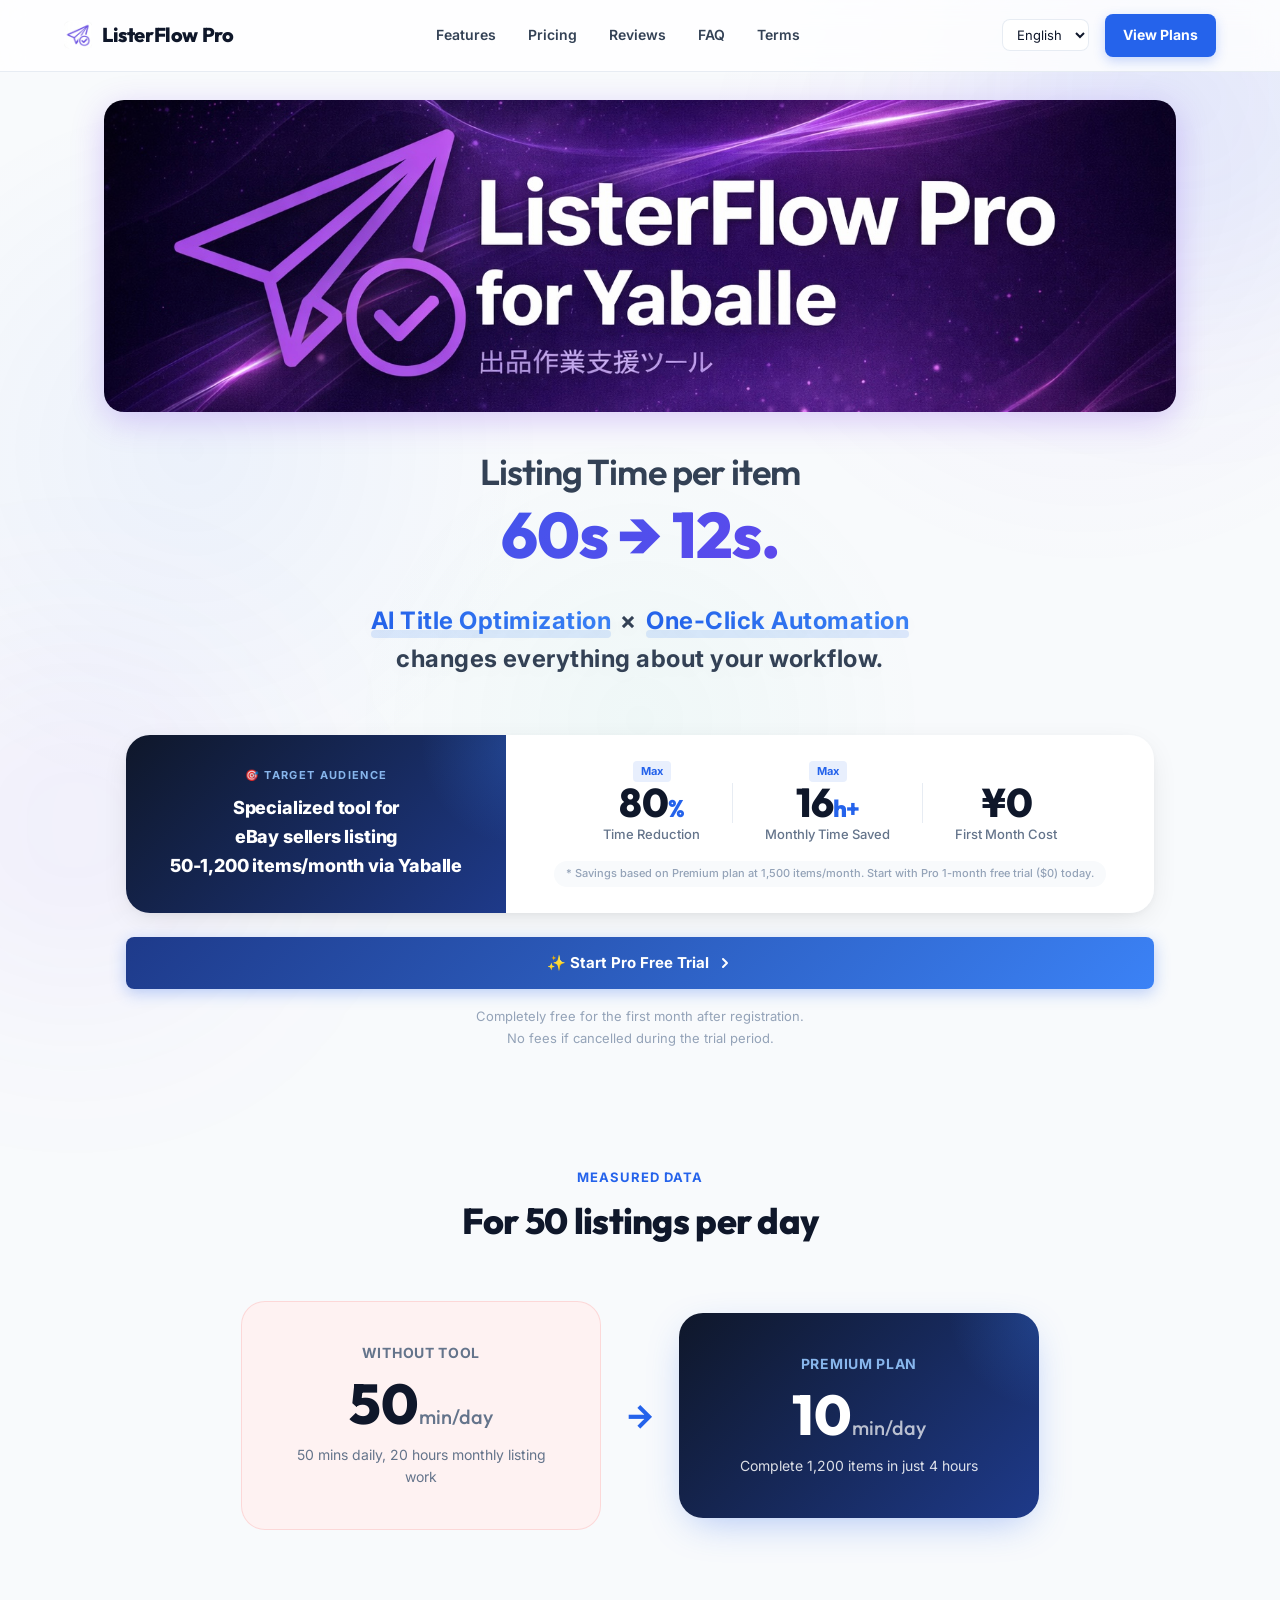
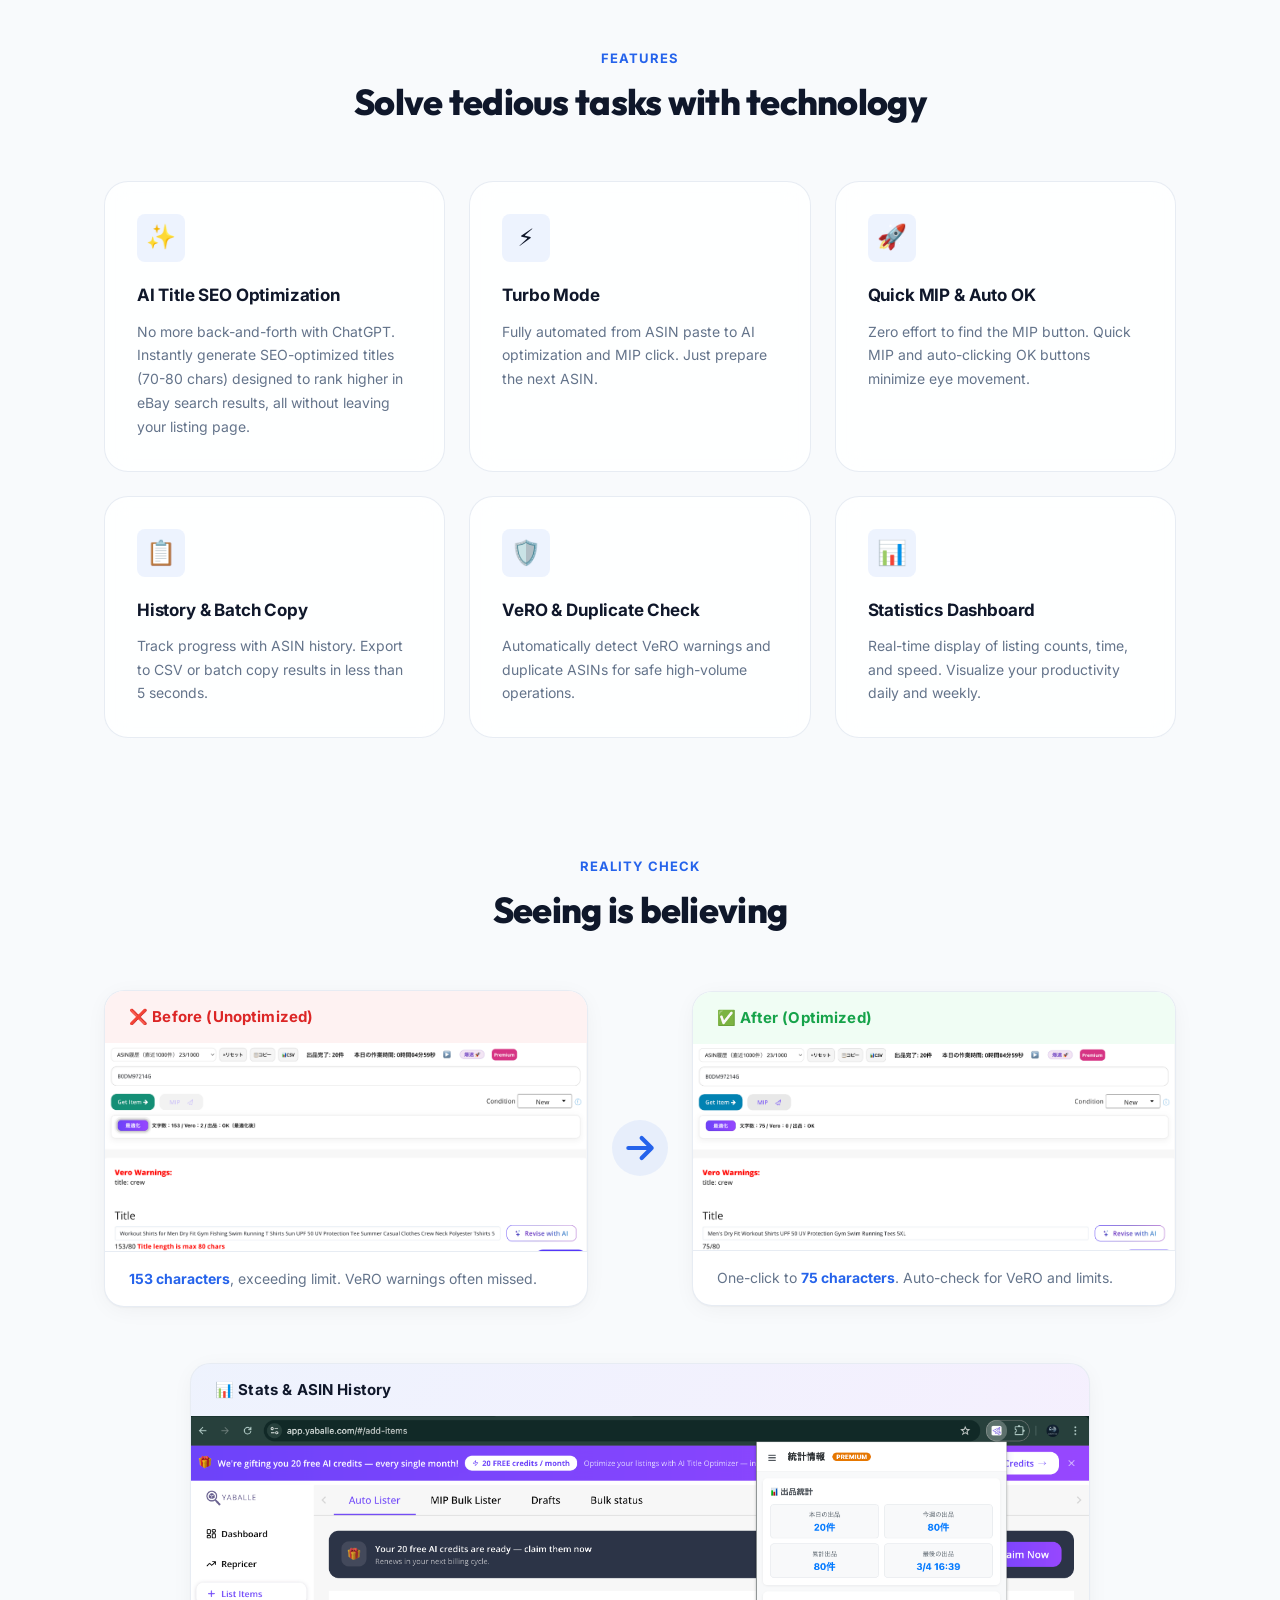
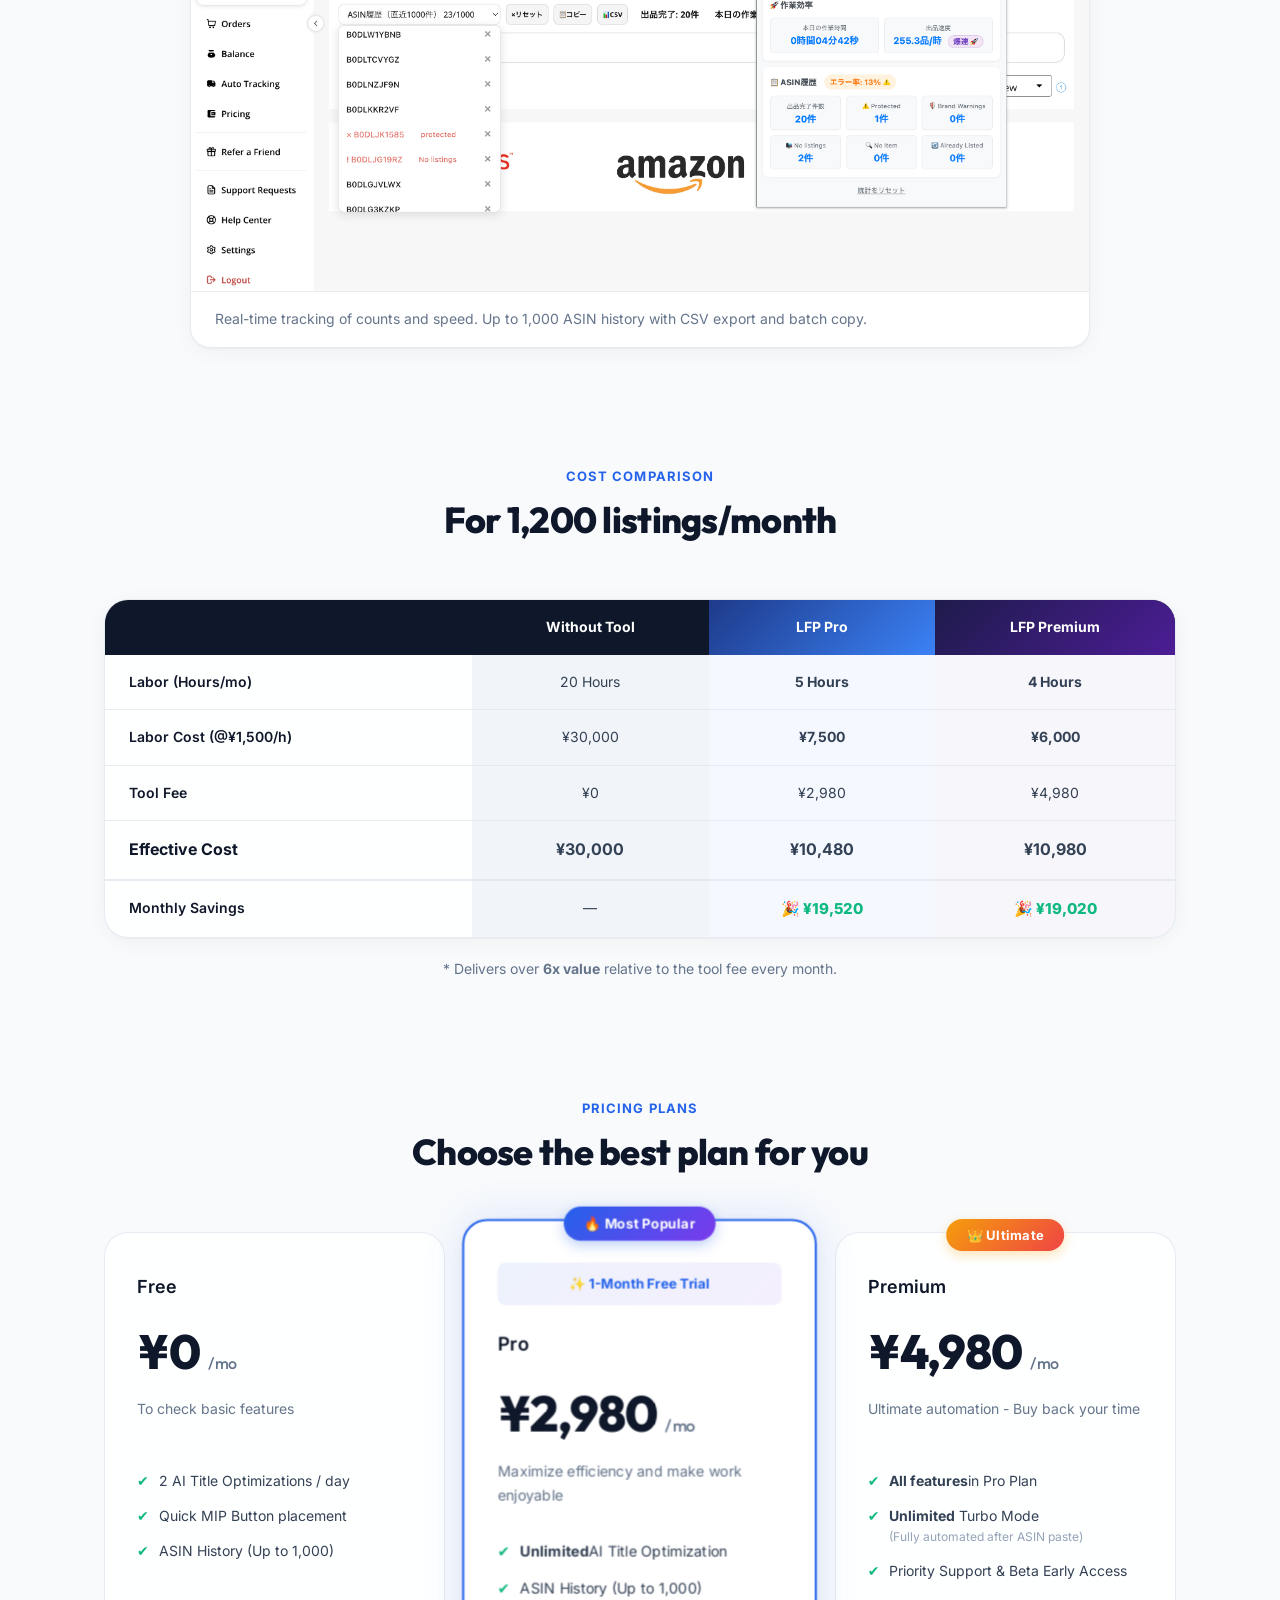
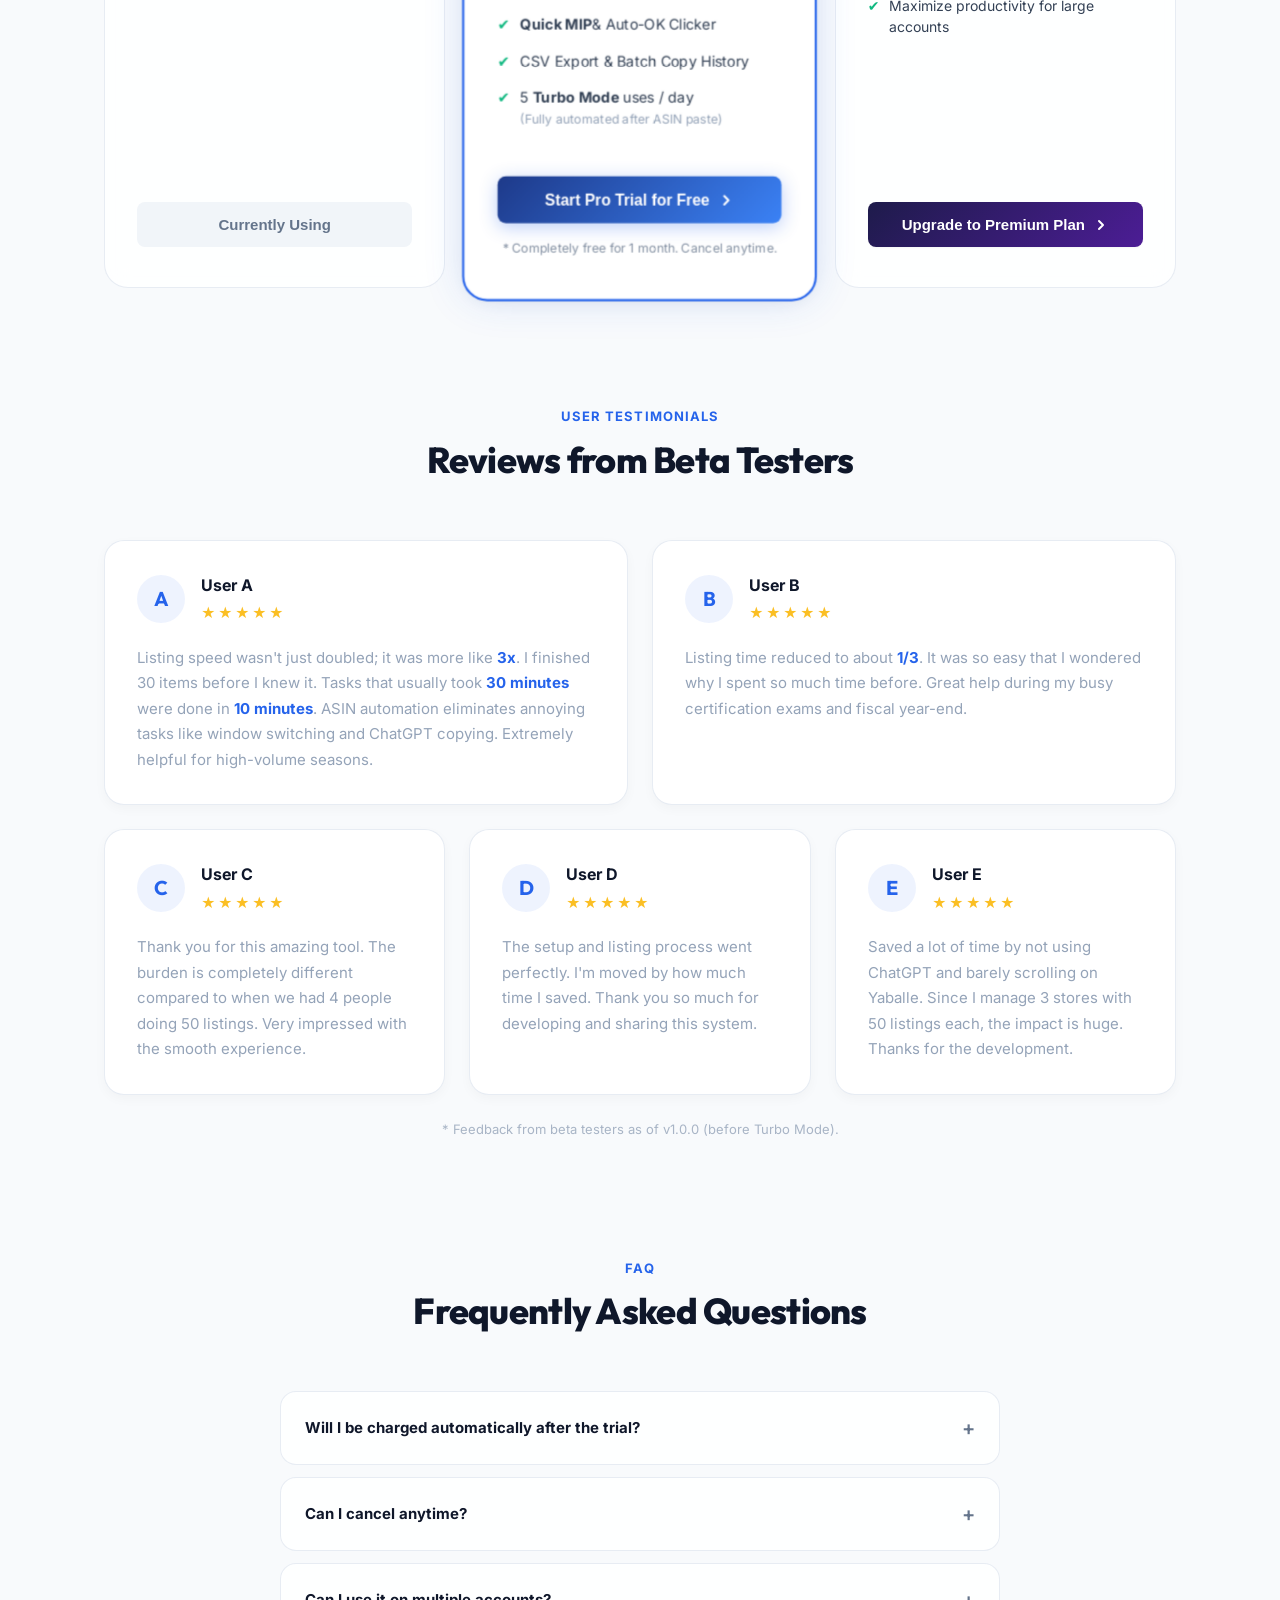
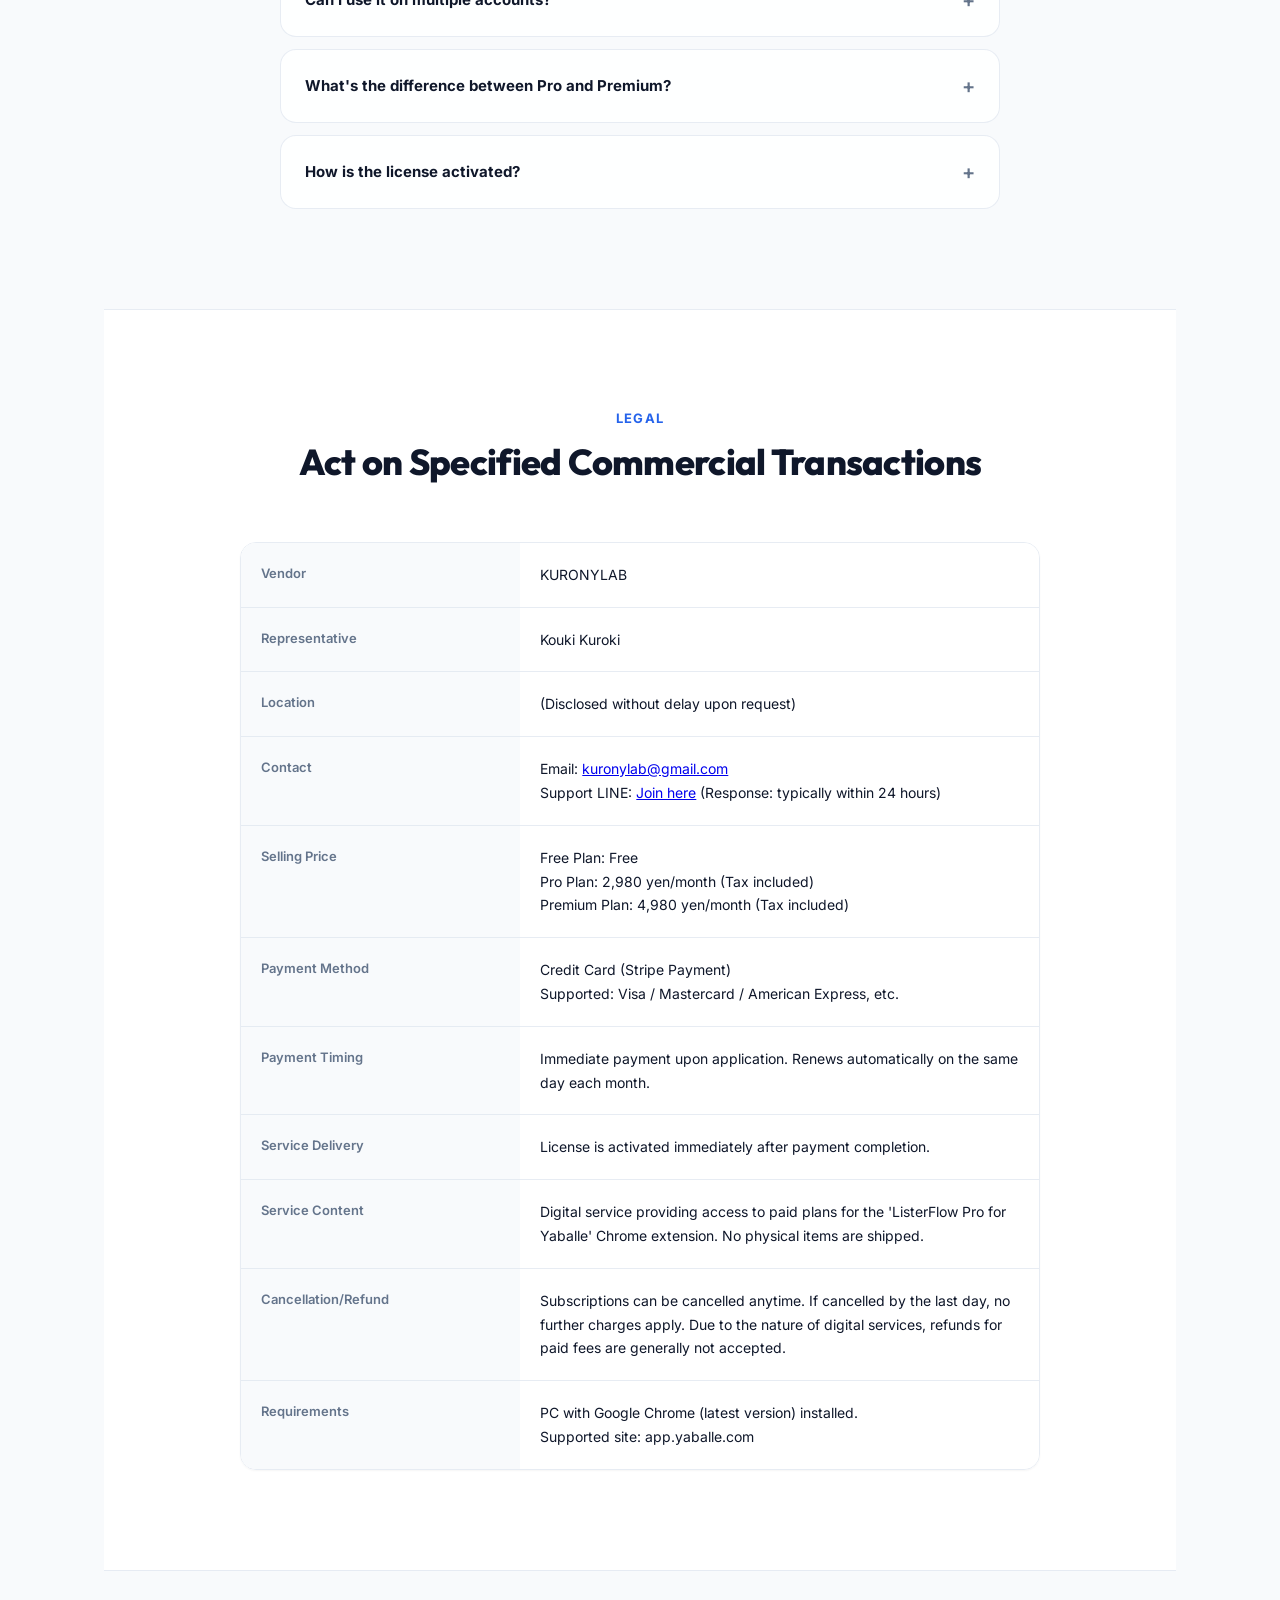
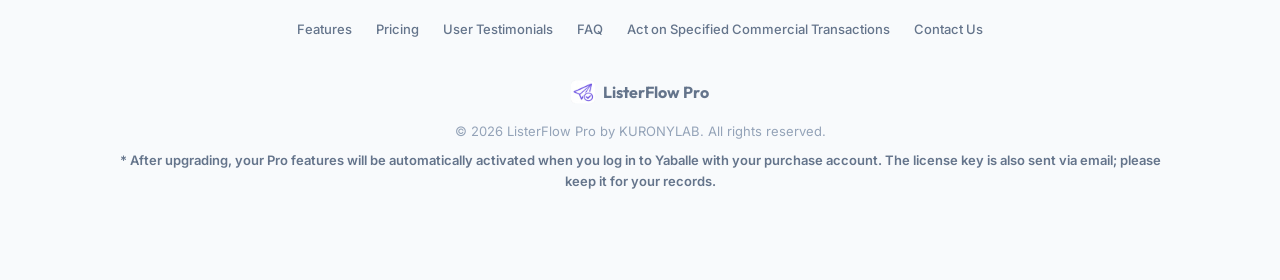
<file: src/pages/purchase.html>
<!DOCTYPE html>
<html lang="ja">

<head>
    <meta charset="UTF-8">
    <meta name="viewport" content="width=device-width, initial-scale=1.0">
    <title data-i18n="page.title">ListerFlow Pro - 出品時間を80%削減する究極の自動化ツール</title>
    <meta name="description" data-i18n="page.desc" content="eBay出品作業を60秒→12秒に短縮。AIタイトル最適化・Turbo Mode完全自動化で、毎月15時間以上の自由な時間を。">
    <link rel="stylesheet" href="purchase.css">
    <link
        href="https://fonts.googleapis.com/css2?family=Inter:wght@400;500;600;700;800&family=Outfit:wght@500;600;700;800&display=swap"
        rel="stylesheet">
</head>

<body>
    <!-- Animated Background -->
    <div class="bg-gradient"></div>
    <div class="bg-glow bg-glow-1"></div>
    <div class="bg-glow bg-glow-2"></div>

    <!-- Navigation Header -->
    <nav class="main-nav">
        <div class="nav-container">
            <a href="#" class="nav-logo">
                <img src="../../assets/icons/icon128.png" alt="ListerFlow Pro" class="nav-logo-icon">
                ListerFlow Pro
            </a>
            <div class="nav-links">
                <a href="#features" data-i18n="nav.features">機能</a>
                <a href="#pricing" data-i18n="nav.pricing">料金</a>
                <a href="#testimonials" data-i18n="nav.reviews">レビュー</a>
                <a href="#faq" data-i18n="nav.faq">FAQ</a>
                <a href="#tokusho" data-i18n="nav.tokusho">特商法</a>
            </div>
            <div class="nav-right">
                <select id="langSwitch" class="nav-lang-select">
                    <option value="ja">日本語</option>
                    <option value="en">English</option>
                </select>
                <a href="#pricing" class="btn-nav-cta" data-i18n="nav.cta">プランを見る</a>
            </div>
        </div>
    </nav>

    <div class="container main-content-padding">
        <!-- Hero Section -->
        <header class="hero">
            <div class="hero-banner">
                <img src="banner2.jpeg" alt="ListerFlow Pro for Yaballe" class="hero-banner-img">
            </div>

            <h1 data-i18n="hero.title">
                <span class="hero-line">1品の出品時間を</span>
                <span class="hero-highlight">60秒 → 12秒に。</span>
            </h1>

            <p class="subtitle hero-catchphrase" data-i18n="hero.subtitle">
                <span class="catch-highlight">AIタイトル最適化</span> × <span class="catch-highlight">ワンクリック自動化</span>で、<br>
                出品作業のすべてが<span class="catch-text-glow">変わる。</span>
            </p>
            <div class="hero-actions-wrapper">
                <div class="hero-stats-row">
                    <div class="hero-persona">
                        <span class="hero-persona-label" data-i18n="hero.persona.label">🎯 対象ユーザー</span>
                        <span class="hero-persona-text" data-i18n="hero.persona.text">Yaballeで月50〜1,200品<br>出品するセラーのための<br>出品特化ツール</span>
                    </div>

                    <!-- Hero Stats -->
                    <div class="hero-stats">
                        <div class="hero-stats-inner">
                            <div class="stat-item">
                                <span class="stat-prefix" data-i18n="hero.stat.prefix.max">最大</span>
                                <span class="stat-number">80<span class="stat-unit">%</span></span>
                                <span class="stat-label" data-i18n="hero.stat.1.label">作業時間を削減</span>
                            </div>
                            <div class="stat-divider"></div>
                            <div class="stat-item">
                                <span class="stat-prefix" data-i18n="hero.stat.prefix.max">最大</span>
                                <span class="stat-number">16<span class="stat-unit">h+</span></span>
                                <span class="stat-label" data-i18n="hero.stat.2.label">毎月の節約時間</span>
                            </div>
                            <div class="stat-divider"></div>
                            <div class="stat-item">
                                <span class="stat-prefix" style="visibility:hidden">初月</span>
                                <span class="stat-number">¥0</span>
                                <span class="stat-label" data-i18n="hero.stat.3.label">初月の費用</span>
                            </div>
                        </div>
                        <span class="stat-note" data-i18n="hero.stat.note">※ 削減時間はPremium・月1,500品出品時の最大値。まずはProの1ヶ月無料トライアル（¥0）からお試しいただけます。</span>
                    </div>
                </div>

                <!-- Hero CTA -->
                <div class="hero-cta">
                    <a href="#pricing" class="btn btn-glow btn-hero-cta">
                        <span data-i18n="hero.cta.btn">✨ 1ヶ月無料で試してみる</span>
                        <svg width="16" height="16" viewBox="0 0 16 16" fill="none">
                            <path d="M6 12l4-4-4-4" stroke="currentColor" stroke-width="2" stroke-linecap="round"
                                stroke-linejoin="round" />
                        </svg>
                    </a>
                    <p class="hero-risk-free" data-i18n="hero.cta.note">クレジットカード登録後、1ヶ月間は完全無料。<br>期間中のキャンセルで費用は一切かかりません。</p>
                </div>
            </div>
        </header>

        <!-- Time Comparison Section -->
        <section class="comparison-section" id="comparison">
            <h2 class="section-title">
                <span class="section-tag" data-i18n="comparison.tag">実測データ</span>
                <span data-i18n="comparison.title">1日50品出品の場合</span>
            </h2>
            <div class="comparison-grid">
                <div class="comparison-card comparison-before">
                    <div class="comparison-label" data-i18n="comparison.before.label">ツールなし</div>
                    <div class="comparison-time">50<span data-i18n="comparison.unit">分/日</span></div>
                    <p data-i18n="comparison.before.desc">毎日50分、月に20時間の出品作業</p>
                </div>
                <div class="comparison-arrow">→</div>
                <div class="comparison-card comparison-after">
                    <div class="comparison-label" data-i18n="comparison.after.label">Premiumプラン</div>
                    <div class="comparison-time">10<span data-i18n="comparison.unit">分/日</span></div>
                    <p data-i18n="comparison.after.desc">月1,200品でも、たった4時間で完了</p>
                </div>
            </div>
        </section>

        <!-- Value Props -->
        <section class="features-section" id="features">
            <h2 class="section-title">
                <span class="section-tag" data-i18n="features.tag">機能</span>
                <span data-i18n="features.title">その「地道な作業」を、テクノロジーで解決</span>
            </h2>
            <div class="features-grid">
                <div class="feature-card">
                    <div class="feature-icon-wrapper">
                        <span class="feature-icon">✨</span>
                    </div>
                    <h3 data-i18n="feature.1.title">AI タイトル SEO 最適化</h3>
                    <p data-i18n="feature.1.desc">ChatGPTとの往復はもう不要。ターゲットキーワードを逃さず、eBay検索で有利なSEO最適化済みのタイトル（70-80文字）を、出品画面から離れず一瞬で生成。</p>
                </div>
                <div class="feature-card">
                    <div class="feature-icon-wrapper">
                        <span class="feature-icon">⚡</span>
                    </div>
                    <h3 data-i18n="feature.2.title">Turbo Mode</h3>
                    <p data-i18n="feature.2.desc">ASINを貼り付けた瞬間から、AI最適化→MIPクリック→完了まで全自動。あなたは次のASINを用意するだけ。</p>
                </div>
                <div class="feature-card">
                    <div class="feature-icon-wrapper">
                        <span class="feature-icon">🚀</span>
                    </div>
                    <h3 data-i18n="feature.3.title">Quick MIP & 自動OK</h3>
                    <p data-i18n="feature.3.desc">画面下部のMIPボタンを探す手間ゼロ。上部のQuick MIPボタンとOK自動クリックで視線移動を最小化。</p>
                </div>
                <div class="feature-card">
                    <div class="feature-icon-wrapper">
                        <span class="feature-icon">📋</span>
                    </div>
                    <h3 data-i18n="feature.4.title">履歴 & 一括コピー</h3>
                    <p data-i18n="feature.4.desc">ASIN履歴で「どこまでやった？」を解消。CSV出力・一括コピーで結果入力は5秒以下。</p>
                </div>
                <div class="feature-card">
                    <div class="feature-icon-wrapper">
                        <span class="feature-icon">🛡️</span>
                    </div>
                    <h3 data-i18n="feature.5.title">VeRO & 重複検出</h3>
                    <p data-i18n="feature.5.desc">VeRO警告やASIN重複を自動検出。安全な大量出品運用をサポートします。</p>
                </div>
                <div class="feature-card">
                    <div class="feature-icon-wrapper">
                        <span class="feature-icon">📊</span>
                    </div>
                    <h3 data-i18n="feature.6.title">統計ダッシュボード</h3>
                    <p data-i18n="feature.6.desc">出品数・作業時間・スピードをリアルタイム表示。日次・週間で自分の生産性を可視化。</p>
                </div>
            </div>
        </section>

        <!-- Screenshots Section -->
        <section class="screenshots-section">
            <h2 class="section-title">
                <span class="section-tag" data-i18n="screenshots.tag">実際の画面</span>
                <span data-i18n="screenshots.title">百聞は一見にしかず</span>
            </h2>

            <!-- Before / After -->
            <div class="ss-comparison">
                <div class="ss-card ss-before">
                    <div class="ss-label ss-label-before" data-i18n="ss.before.label">❌ Before（最適化前）</div>
                    <img src="ss_before.png" alt="AIタイトル最適化前：153文字で文字数オーバー" class="ss-img">
                    <p class="ss-caption" data-i18n="ss.before.caption">タイトル <span class="review-highlight">153文字</span>で上限オーバー. VeRO警告も見落としがち.</p>
                </div>
                <div class="ss-arrow">
                    <svg width="40" height="40" viewBox="0 0 24 24" fill="none">
                        <path d="M5 12h14M13 6l6 6-6 6" stroke="var(--primary)" stroke-width="2.5"
                            stroke-linecap="round" stroke-linejoin="round" />
                    </svg>
                </div>
                <div class="ss-card ss-after">
                    <div class="ss-label ss-label-after" data-i18n="ss.after.label">✅ After（最適化後）</div>
                    <img src="ss_after.png" alt="AIタイトル最適化後：75文字で最適化完了" class="ss-img">
                    <p class="ss-caption" data-i18n="ss.after.caption">ワンクリックで <span class="review-highlight">75文字</span>に最適化。VeRO・文字数チェックも自動。</p>
                </div>
            </div>

            <!-- Stats Screenshot -->
            <div class="ss-stats-wrapper">
                <div class="ss-card ss-stats">
                    <div class="ss-label ss-label-stats" data-i18n="ss.stats.label">📊 統計情報 & ASIN履歴</div>
                    <img src="ss_stats.png" alt="統計ダッシュボードとASIN履歴" class="ss-img">
                    <p class="ss-caption" data-i18n="ss.stats.caption">出品数・作業時間・出品速度をリアルタイム表示。ASIN履歴は最大1,000件保持、CSV出力・一括コピーに対応。</p>
                </div>
            </div>
        </section>

        <!-- Cost Savings Section -->
        <section class="savings-section">
            <h2 class="section-title">
                <span class="section-tag" data-i18n="savings.tag">コスト比較</span>
                <span data-i18n="savings.title">月1,200品出品の場合</span>
            </h2>
            <div class="savings-table-wrapper">
                <table class="savings-table">
                    <thead>
                        <tr>
                            <th></th>
                            <th data-i18n="savings.col.none">ツールなし</th>
                            <th class="highlight-col" data-i18n="savings.col.pro">LFP Pro</th>
                            <th class="premium-col" data-i18n="savings.col.premium">LFP Premium</th>
                        </tr>
                    </thead>
                    <tbody>
                        <tr>
                            <td class="row-label" data-i18n="savings.row.hours">月の作業時間</td>
                            <td data-i18n="savings.val.hours.none">20時間</td>
                            <td class="highlight-col"><strong><span data-i18n="savings.val.hours.pro">5時間</span></strong></td>
                            <td class="premium-col"><strong><span data-i18n="savings.val.hours.premium">4時間</span></strong></td>
                        </tr>
                        <tr>
                            <td class="row-label" data-i18n="savings.row.cost">人件費換算（時給1,500円）</td>
                            <td data-i18n="savings.val.cost.none">30,000円</td>
                            <td class="highlight-col"><strong><span data-i18n="savings.val.cost.pro">7,500円</span></strong></td>
                            <td class="premium-col"><strong><span data-i18n="savings.val.cost.premium">6,000円</span></strong></td>
                        </tr>
                        <tr>
                            <td class="row-label" data-i18n="savings.row.fee">ツール費用</td>
                            <td data-i18n="savings.val.fee.none">¥0</td>
                            <td class="highlight-col" data-i18n="savings.val.fee.pro">2,980円</td>
                            <td class="premium-col" data-i18n="savings.val.fee.premium">4,980円</td>
                        </tr>
                        <tr class="total-row">
                            <td class="row-label" data-i18n="savings.row.total">実質コスト</td>
                            <td data-i18n="savings.val.total.none">30,000円</td>
                            <td class="highlight-col"><strong><span data-i18n="savings.val.total.pro">10,480円</span></strong></td>
                            <td class="premium-col"><strong><span data-i18n="savings.val.total.premium">10,980円</span></strong></td>
                        </tr>
                        <tr class="savings-row">
                            <td class="row-label" data-i18n="savings.row.result">毎月の節約額</td>
                            <td>—</td>
                            <td class="highlight-col saving-value" data-i18n="savings.val.result.pro">🎉 19,520円</td>
                            <td class="premium-col saving-value" data-i18n="savings.val.result.premium">🎉 19,020円</td>
                        </tr>
                    </tbody>
                </table>
            </div>
            <p class="savings-note" data-i18n="savings.note">※ ツール料金の<strong>6倍以上</strong>の価値を毎月生み出します</p>
        </section>

        <!-- Pricing Grid -->
        <section class="pricing-section" id="pricing">
            <h2 class="section-title">
                <span class="section-tag" data-i18n="pricing.tag">料金プラン</span>
                <span data-i18n="pricing.title">あなたに最適なプランを選択</span>
            </h2>

            <div class="pricing-grid">
                <!-- Free Plan -->
                <div class="card" id="card-free">
                    <div class="plan-name">Free</div>
                    <div class="price">¥0 <span data-i18n="pricing.unit.month">/ 月</span></div>
                    <p class="description" data-i18n="plan.free.desc">基本機能の確認に</p>
                    <ul class="features">
                        <li data-i18n="plan.free.feature.1"><span class="check">✔</span> 1日2回 AIタイトル最適化</li>
                        <li data-i18n="plan.free.feature.2"><span class="check">✔</span> Quick MIP ボタン配置</li>
                        <li data-i18n="plan.free.feature.3"><span class="check">✔</span> ASIN履歴保持（最大1,000件）</li>
                    </ul>
                    <button class="btn btn-secondary" id="freeBtn" disabled data-i18n="plan.btn.current">現在のプラン</button>
                </div>

                <!-- Pro Plan -->
                <div class="card popular" id="card-pro">
                    <div class="popular-badge" data-i18n="plan.pro.badge">🔥 一番人気</div>
                    <div class="trial-banner" data-i18n="plan.pro.trial">✨ 1ヶ月無料トライアル</div>
                    <div class="plan-name">Pro</div>
                    <div class="price">¥2,980 <span data-i18n="pricing.unit.month">/ 月</span></div>
                    <p class="description" data-i18n="plan.pro.desc">出品効率を最大化し、作業を「快感」に</p>
                    <ul class="features">
                        <li data-i18n="plan.pro.feature.1"><span class="check">✔</span> <strong>無制限</strong> AIタイトル最適化</li>
                        <li data-i18n="plan.pro.feature.2"><span class="check">✔</span> ASIN履歴保持（最大1,000件）</li>
                        <li data-i18n="plan.pro.feature.3"><span class="check">✔</span> <strong>Quick MIP</strong> & OKボタン自動化</li>
                        <li data-i18n="plan.pro.feature.4"><span class="check">✔</span> 履歴のCSV出力・一括コピー</li>
                        <li data-i18n="plan.pro.feature.5">
                            <span class="check">✔</span>
                            <div>
                                1日5回 <strong>Turbo Mode</strong><br>
                                <span class="feature-note">(ASINペースト後は全自動)</span>
                            </div>
                        </li>
                    </ul>
                    <button class="btn btn-primary btn-glow" id="upgradeProBtn">
                        <span data-i18n="plan.pro.btn">無料で試してみる（1ヶ月間）</span>
                        <svg width="16" height="16" viewBox="0 0 16 16" fill="none">
                            <path d="M6 12l4-4-4-4" stroke="currentColor" stroke-width="2" stroke-linecap="round"
                                stroke-linejoin="round" />
                        </svg>
                    </button>
                    <p class="trial-note" data-i18n="plan.pro.note">※ 1ヶ月間は完全無料。いつでもキャンセル可能。</p>
                </div>

                <!-- Premium Plan -->
                <div class="card" id="card-premium">
                    <div class="premium-badge" data-i18n="plan.premium.badge">👑 Ultimate</div>
                    <div class="plan-name">Premium</div>
                    <div class="price">¥4,980 <span data-i18n="pricing.unit.month">/ 月</span></div>
                    <p class="description" data-i18n="plan.premium.desc">究極の自動化で「時間を買う」運用へ</p>
                    <ul class="features">
                        <li data-i18n="plan.premium.feature.1"><span class="check">✔</span> Proプランの<strong>全機能</strong></li>
                        <li data-i18n="plan.premium.feature.2">
                            <span class="check">✔</span>
                            <div>
                                <strong>無制限</strong> Turbo Mode<br>
                                <span class="feature-note">(ASINペースト後は全自動)</span>
                            </div>
                        </li>
                        <li data-i18n="plan.premium.feature.3"><span class="check">✔</span> 優先サポート & ベータ先行試用</li>
                        <li data-i18n="plan.premium.feature.4"><span class="check">✔</span> 大規模アカウントの生産性最大化</li>
                    </ul>
                    <button class="btn btn-premium" id="upgradePremiumBtn">
                        <span data-i18n="plan.premium.btn">Premiumプランで始める</span>
                        <svg width="16" height="16" viewBox="0 0 16 16" fill="none">
                            <path d="M6 12l4-4-4-4" stroke="currentColor" stroke-width="2" stroke-linecap="round"
                                stroke-linejoin="round" />
                        </svg>
                    </button>
                </div>
            </div>
            <p class="pricing-note" id="pricingNote" style="display:none;"></p>
        </section>

        <!-- Testimonials Section -->
        <section class="testimonials-section" id="testimonials">
            <h2 class="section-title">
                <span class="section-tag" data-i18n="testimonials.tag">利用者の声</span>
                <span data-i18n="testimonials.title">テスターの方々のレビュー</span>
            </h2>
            <div class="testimonials-container">
                <!-- Top Row (2 columns) -->
                <div class="testimonials-row-top">
                    <!-- Review A (Most Impactful) -->
                    <div class="testimonial-card">
                        <div class="testimonial-header">
                            <div class="avatar">A</div>
                            <div class="user-info">
                                <h4 data-i18n="review.a.user">Aさん</h4>
                                <div class="stars">★★★★★</div>
                            </div>
                        </div>
                        <p class="review-text" data-i18n="review.a.text">
                            出品速度が2倍どころか<span class="review-highlight">3倍</span>くらいでした。気付いたら30品終わっている感覚です。通常<span
                                class="review-highlight">30品で約30分</span>かかるところが、<span
                                class="review-highlight">約10分</span>で完了しました。ASIN入力後は自動で出品が進むので、複数画面やTab切り替え、ChatGPT貼り付けなどの煩わしい作業がすべて不要になりました。繁忙期（4月・5月）の毎日60品、100品出品でも重宝しそうです。
                        </p>
                    </div>

                    <!-- Review B -->
                    <div class="testimonial-card">
                        <div class="testimonial-header">
                            <div class="avatar">B</div>
                            <div class="user-info">
                                <h4 data-i18n="review.b.user">Bさん</h4>
                                <div class="stars">★★★★★</div>
                            </div>
                        </div>
                        <p class="review-text" data-i18n="review.b.text">
                            体感で所要時間が<span
                                class="review-highlight">1/3</span>くらいになりました。これまで出品に時間がかかっていたのは何だったのかと思うほど、あっさり終わりました。資格試験や年度末で本業が多忙な時期なので非常に助かります。今後も活用します。
                        </p>
                    </div>
                </div>

                <!-- Bottom Row (3 columns) -->
                <div class="testimonials-row-bottom">
                    <!-- Review C -->
                    <div class="testimonial-card">
                        <div class="testimonial-header">
                            <div class="avatar">C</div>
                            <div class="user-info">
                                <h4 data-i18n="review.c.user">Cさん</h4>
                                <div class="stars">★★★★★</div>
                            </div>
                        </div>
                        <p class="review-text" data-i18n="review.c.text">
                            素晴らしいツールの開発ありがとうございます。感激しました。50出品が4名あった時を思い出すと、負担がまるで別物です。本日もトラブルなく出品完了できて感動しました。
                        </p>
                    </div>

                    <!-- Review D -->
                    <div class="testimonial-card">
                        <div class="testimonial-header">
                            <div class="avatar">D</div>
                            <div class="user-info">
                                <h4 data-i18n="review.d.user">Dさん</h4>
                                <div class="stars">★★★★★</div>
                            </div>
                        </div>
                        <p class="review-text" data-i18n="review.d.text">導入と出品作業を進めましたが、問題なく進められました。出品作業時間が短縮できて感動です。システムの開発と共有、本当にありがとうございます。</p>
                    </div>

                    <!-- Review E -->
                    <div class="testimonial-card">
                        <div class="testimonial-header">
                            <div class="avatar">E</div>
                            <div class="user-info">
                                <h4 data-i18n="review.e.user">Eさん</h4>
                                <div class="stars">★★★★★</div>
                            </div>
                        </div>
                        <p class="review-text" data-i18n="review.e.text">
                            ChatGPTを使わずに済み、Yaballeの出品画面もほぼスクロールせず出品できるようになり、かなり時間短縮できました。今月50品出品が3店舗あるので、効果が大きいです。開発ありがとうございます。
                        </p>
                    </div>
                </div>
            </div>
            <p class="testimonial-note" data-i18n="testimonials.note">※ v1.0.0（Turbo Mode実装前）時点での先行テスター様の声です。</p>
        </section>

        <!-- FAQ Section -->
        <section class="faq-section" id="faq">
            <h2 class="section-title">
                <span class="section-tag" data-i18n="faq.tag">FAQ</span>
                <span data-i18n="faq.title">よくある質問</span>
            </h2>
            <div class="faq-grid">
                <details class="faq-item">
                    <summary data-i18n="faq.q.1">トライアル終了後に勝手に課金されますか？</summary>
                    <p data-i18n="faq.a.1">Proプランは1ヶ月間の無料トライアル付きです。トライアル期間中にキャンセルすれば<strong>一切費用はかかりません</strong>。キャンセルはStripeのカスタマーポータルからいつでも可能です。
                    </p>
                </details>
                <details class="faq-item">
                    <summary data-i18n="faq.q.2">いつでもキャンセルできますか？</summary>
                    <p data-i18n="faq.a.2">はい。決済完了時に届くメール内のリンク、またはサポートへの連絡でいつでも解約できます。解約後も、現在の請求期間が終了するまではそのまま機能を利用可能です。</p>
                </details>
                <details class="faq-item">
                    <summary data-i18n="faq.q.3">複数アカウントで使えますか？</summary>
                    <p data-i18n="faq.a.3">1つのライセンスキーにつき1つのYaballe店舗アカウントに紐付けられます。複数のアカウントで使用する場合は、アカウント数分のライセンスが必要です。</p>
                </details>
                <details class="faq-item">
                    <summary data-i18n="faq.q.4">ProとPremiumの違いは？</summary>
                    <p data-i18n="faq.a.4">Proは「手動出品の効率化（時短）」に特化し、Turbo Modeは1日5回までです。Premiumは「完全自動化（放置）」を実現するためにTurbo
                        Modeが<strong>無制限</strong>になります。月600品以上出品する方にはPremiumがおすすめです。</p>
                </details>
                <details class="faq-item">
                    <summary data-i18n="faq.q.5">ライセンスキーはいつもらえますか？</summary>
                    <p data-i18n="faq.a.5">決済完了後、<strong>即座にメールで送信されます</strong>。受け取ったキーをポップアップの「ライセンス認証」に入力するだけで有効化されます。</p>
                </details>
            </div>
        </section>

        <!-- 特定商取引法 -->
        <section id="tokusho" class="tokusho-section">
            <div class="tokusho-container">
                <h2 class="section-title">
                    <span class="section-tag" data-i18n="tokusho.tag">Legal</span>
                    <span data-i18n="tokusho.title">特定商取引法に基づく表記</span>
                </h2>
                <div class="tokusho-inner">
                    <table>
                        <tr>
                            <th data-i18n="tokusho.label.vendor">販売業者</th>
                            <td data-i18n="tokusho.value.vendor">KURONYLAB（個人事業主）</td>
                        </tr>
                        <tr>
                            <th data-i18n="tokusho.label.manager">運営責任者</th>
                            <td data-i18n="tokusho.value.manager">黒木 皓基</td>
                        </tr>
                        <tr>
                            <th data-i18n="tokusho.label.location">所在地</th>
                            <td data-i18n="tokusho.value.location">（請求に応じて遅滞なく開示します）</td>
                        </tr>
                        <tr>
                            <th data-i18n="tokusho.label.contact">お問い合わせ</th>
                            <td>
                                <span data-i18n="tokusho.value.contact.email">メール：</span><a href="mailto:kuronylab@gmail.com">kuronylab@gmail.com</a><br>
                                <span data-i18n="tokusho.value.contact.line">サポートLINE：</span><a href="https://line.me/ti/g/dFVUneYZKS" target="_blank" data-i18n="tokusho.value.contact.line.link">こちらから参加</a><span data-i18n="tokusho.value.contact.line.note">（返信：原則24時間以内）</span>
                            </td>
                        </tr>
                        <tr>
                            <th data-i18n="tokusho.label.price">販売価格</th>
                            <td>
                                <span data-i18n="tokusho.value.price.free">Freeプラン：無料</span><br>
                                <span data-i18n="tokusho.value.price.pro">Proプラン：月額 2,980円（税込）</span><br>
                                <span data-i18n="tokusho.value.price.premium">Premiumプラン：月額 4,980円（税込）</span>
                            </td>
                        </tr>
                        <tr>
                            <th data-i18n="tokusho.label.payment_method">支払い方法</th>
                            <td data-i18n="tokusho.value.payment_method">クレジットカード（Stripe決済）<br>対応ブランド：Visa / Mastercard / American Express など</td>
                        </tr>
                        <tr>
                            <th data-i18n="tokusho.label.payment_timing">支払い時期</th>
                            <td data-i18n="tokusho.value.payment_timing">お申し込み時に即時決済。以降、毎月同日に自動更新されます。</td>
                        </tr>
                        <tr>
                            <th data-i18n="tokusho.label.delivery_timing">役務の提供時期</th>
                            <td data-i18n="tokusho.value.delivery_timing">決済完了後、即時にライセンスキーを発行します。</td>
                        </tr>
                        <tr>
                            <th data-i18n="tokusho.label.service_content">役務の内容</th>
                            <td data-i18n="tokusho.value.service_content">Chrome拡張機能「ListerFlow Pro for Yaballe」の有料プランへのアクセス権（ライセンスキー）をオンラインにて提供するデジタルサービスです。物理的な商品の発送はありません。</td>
                        </tr>
                        <tr>
                            <th data-i18n="tokusho.label.cancellation">キャンセル・解約</th>
                            <td data-i18n="tokusho.value.cancellation">サブスクリプションはいつでも解約可能です。末日までに解約のご連絡をいただいた場合、翌月以降の請求は発生しません。デジタルサービスの性質上、既払いの料金の返金は原則承っておりませんが、個別にご相談ください。</td>
                        </tr>
                        <tr>
                            <th data-i18n="tokusho.label.environment">動作環境</th>
                            <td data-i18n="tokusho.value.environment">Google Chrome（最新版）がインストールされたPC。<br>対応サイト：app.yaballe.com</td>
                        </tr>
                    </table>
                </div>
            </div>
        </section>

        <!-- Footer -->
        <footer>
            <div class="footer-links">
                <a href="#features" data-i18n="nav.features">機能</a>
                <a href="#pricing" data-i18n="nav.pricing">料金プラン</a>
                <a href="#testimonials" data-i18n="testimonials.tag">利用者の声</a>
                <a href="#faq" data-i18n="nav.faq">よくある質問</a>
                <a href="#tokusho" data-i18n="tokusho.title">特定商取引法</a>
                <a href="mailto:kuronylab@gmail.com" data-i18n="footer.contact">お問い合わせ</a>
            </div>
            <div class="footer-content">
                <div class="footer-logo">
                    <img src="../../assets/icons/icon128.png" alt="ListerFlow Pro" class="footer-logo-icon">
                    <span>ListerFlow Pro</span>
                </div>
                <p data-i18n="footer.copy">© 2026 ListerFlow Pro by KURONYLAB. All rights reserved.</p>
                <p class="key-hint" data-i18n="footer.hint">※アップグレード後、ポップアップの「ライセンス設定」から受け取ったキーを入力してください。</p>
            </div>
        </footer>
    </div>

    <script src="purchase.js"></script>
</body>

</html>
</file>
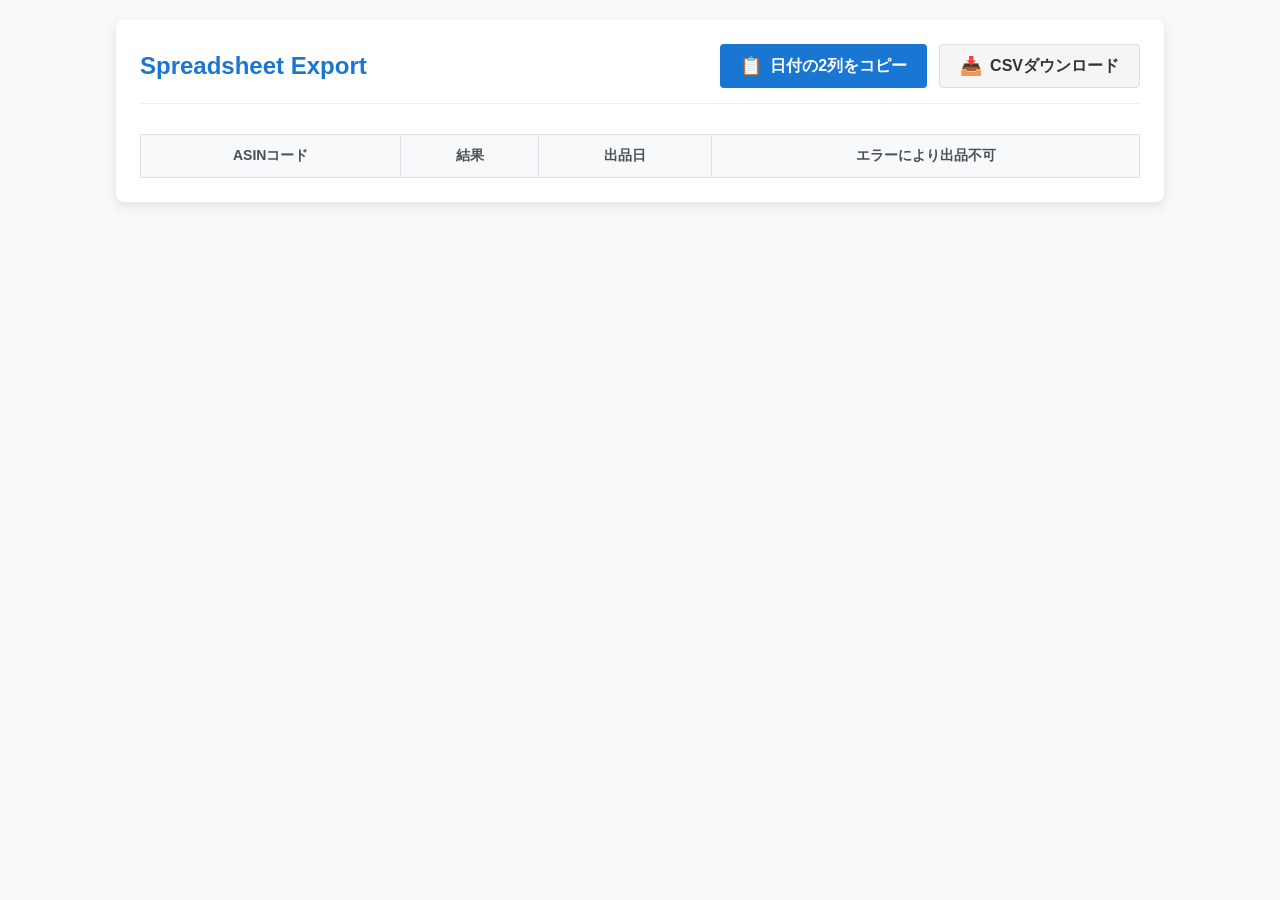
<file: src/popup/export.html>
<!DOCTYPE html>
<html lang="en">
<head>
  <meta charset="UTF-8">
  <meta name="viewport" content="width=device-width, initial-scale=1.0">
  <title data-i18n="exportPageTitle">Spreadsheet Export - ListerFlow Pro</title>
  <link rel="stylesheet" href="export.css">
</head>
<body>
  <div class="container">
    <div class="header">
      <h1 class="title" data-i18n="exportTitle">Spreadsheet Export</h1>
      <div class="actions">
        <button id="copyTwoColumnsBtn" class="btn-copy" data-i18n="exportCopyTwoColumns">
          <span class="icon">📋</span> 日付の2列をコピー
        </button>
        <button id="downloadCsvBtn" class="btn-csv" data-i18n="exportDownloadCsv">
          <span class="icon">📥</span> CSVダウンロード
        </button>
      </div>
    </div>

    <div class="table-container">
      <table id="historyTable">
        <thead>
          <tr>
            <th data-i18n="csvHeaderAsin">ASINコード</th>
            <th data-i18n="csvHeaderResult">結果</th>
            <th data-i18n="csvHeaderListedDate">出品日</th>
            <th data-i18n="csvHeaderErrorDate">エラーにより出品不可</th>
          </tr>
        </thead>
        <tbody id="historyTableBody">
          <!-- データの挿入箇所 -->
        </tbody>
      </table>
    </div>
  </div>
  <script src="export.js"></script>
</body>
</html>
</file>
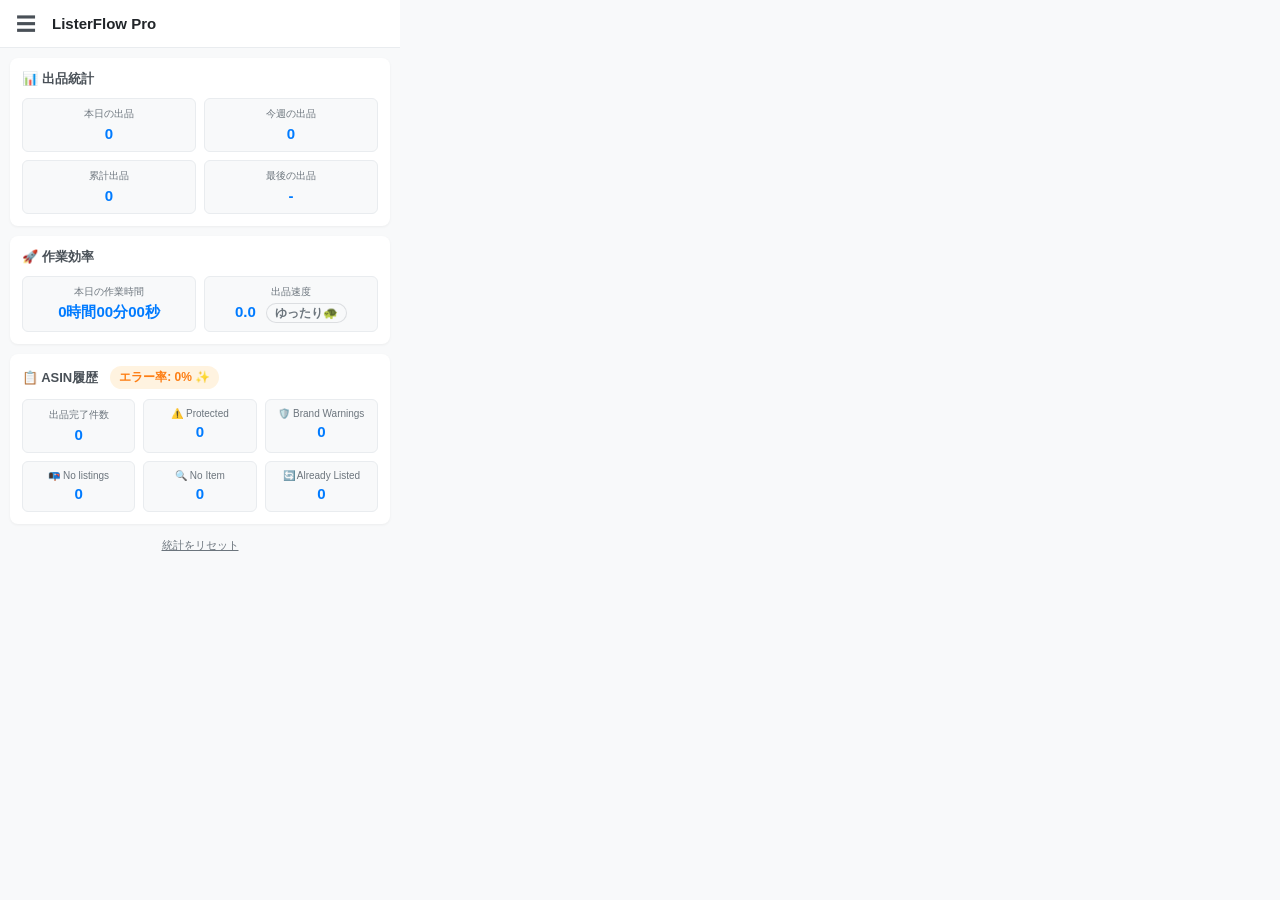
<file: src/popup/popup.html>
<!DOCTYPE html>
<html lang="ja">

<head>
  <meta charset="UTF-8">
  <meta name="viewport" content="width=device-width, initial-scale=1.0">
  <title>ListerFlow Pro</title>
  <link rel="stylesheet" href="popup.css">
</head>

<body>
  <!-- ヘッダー -->
  <div class="header">
    <button class="menu-btn" id="menuBtn">☰</button>
    <h1 class="title" id="pageTitle" style="display: inline-block; margin-right: 8px;"><span data-i18n="popupTitle">ListerFlow Pro</span></h1>
    <span id="statsPlanBadge" style="display: none;"></span>
  </div>

  <!-- サイドメニュー -->
  <div class="side-menu" id="sideMenu">
    <div class="side-menu-header">
      <h2>Menu</h2>
      <button class="close-btn" id="closeMenuBtn">✕</button>
    </div>
    <nav class="side-menu-nav">
      <a href="#" class="menu-item active" data-page="stats">
        <span class="menu-icon">📊</span>
        <span class="menu-text" data-i18n="navStats">統計情報</span>
      </a>
      <a href="#" class="menu-item" data-page="history">
        <span class="menu-icon">📋</span>
        <span class="menu-text" data-i18n="navHistory">ASIN履歴管理</span>
      </a>
      <a href="#" class="menu-item" data-page="automation">
        <span class="menu-icon">🤖</span>
        <span class="menu-text" data-i18n="navAutomation">自動化設定</span>
      </a>
      <!-- 
      <a href="#" class="menu-item" data-page="basic">
        <span class="menu-icon">⚙️</span>
        <span class="menu-text" data-i18n="navBasic">基本設定</span>
      </a>
      -->
      <a href="#" class="menu-item" data-page="license">
        <span class="menu-icon">🔑</span>
        <span class="menu-text" data-i18n="navLicense">ライセンス設定</span>
      </a>
      <a href="#" class="menu-item" data-page="version">
        <span class="menu-icon">ℹ️</span>
        <span class="menu-text" data-i18n="navVersion">バージョン情報</span>
      </a>
      <a href="#" class="menu-item" data-page="links">
        <span class="menu-icon">🔗</span>
        <span class="menu-text" data-i18n="navLinks">各種リンク</span>
      </a>
    </nav>
  </div>

  <!-- メインコンテンツ -->
  <div class="content" id="content">
    <!-- 統計情報ページ -->
    <div class="page active" id="statsPage">
      <div class="stats-section">
        <h2 data-i18n="uiStatsHeader">📊 出品統計</h2>
        <div class="stats-grid">
          <div class="stat-item">
            <div class="stat-label" data-i18n="uiTodayListings">本日の出品</div>
            <div class="stat-value" id="todayListings">0</div>
          </div>
          <div class="stat-item">
            <div class="stat-label" data-i18n="uiWeekListings">今週の出品</div>
            <div class="stat-value" id="weekListings">0</div>
          </div>
          <div class="stat-item">
            <div class="stat-label" data-i18n="uiTotalListings">累計出品</div>
            <div class="stat-value" id="totalListings">0</div>
          </div>
          <div class="stat-item">
            <div class="stat-label" data-i18n="uiLastListing">最後の出品</div>
            <div class="stat-value" id="lastListing">-</div>
          </div>
        </div>
      </div>

      <div class="stats-section">
        <h2 data-i18n="uiWorkingEfficiency">🚀 作業効率</h2>
        <div class="stats-grid">
          <div class="stat-item">
            <div class="stat-label" data-i18n="uiTodayWorkTime">本日の作業時間</div>
            <div class="stat-value" id="todayWorkingHours">0時間00分00秒</div>
          </div>
          <div class="stat-item">
            <div class="stat-label" data-i18n="uiListingSpeed">出品速度</div>
            <div class="stat-value" id="listingSpeed">
              <span>0.0</span>
              <span class="rank-badge rank-very-slow" data-i18n="rankVerySlow">ゆったり🐢</span>
            </div>
          </div>
        </div>
      </div>

      <div class="stats-section">
        <h2><span data-i18n="uiAsinHistoryTitle">📋 ASIN履歴</span> <span id="errorRateLabel"
            style="font-size: 12px; font-weight: bold; margin-left: 12px; padding: 2px 8px; border-radius: 12px; display: inline-block; vertical-align: middle; color: rgb(253, 126, 20); background-color: rgb(255, 243, 224);">エラー率:
            0% ✨</span></h2>
        <div class="stats-grid">
          <div class="stat-item">
            <div class="stat-label" data-i18n="uiCompletedCount">出品完了件数</div>
            <div class="stat-value" id="completedListingsCount">0</div>
          </div>
          <div class="stat-item">
            <div class="stat-label">⚠️ Protected</div>
            <div class="stat-value" id="protectedCount">0</div>
          </div>
          <div class="stat-item">
            <div class="stat-label">🛡️ Brand Warnings</div>
            <div class="stat-value" id="brandCount">0</div>
          </div>
          <div class="stat-item">
            <div class="stat-label">📭 No listings</div>
            <div class="stat-value" id="noListingsCount">0</div>
          </div>
          <div class="stat-item">
            <div class="stat-label">🔍 No Item</div>
            <div class="stat-value" id="noItemCount">0</div>
          </div>
          <div class="stat-item">
            <div class="stat-label">🔄 Already Listed</div>
            <div class="stat-value" id="alreadyListedCount">0</div>
          </div>
        </div>
      </div>

      <button class="btn-secondary" id="resetStatsBtn" data-i18n="uiResetStats">統計をリセット</button>
    </div>

    <!-- ASIN履歴管理ページ -->
    <div class="page" id="historyPage">
      <div class="setting-section">
        <h2 data-i18n="uiAsinHistoryPlain">ASIN履歴</h2>
        <div class="history-stats">
          <div><span data-i18n="uiHistoryCount">履歴件数:</span> <span id="historyCountDetail">-</span></div>
        </div>
        <div class="history-list" id="historyList">
          <div class="loading" data-i18n="msgLoading">読み込み中...</div>
        </div>
        <div class="history-actions">
          <button class="btn-primary" id="exportSpreadsheetBtn" data-i18n="btnExportSpreadsheet">スプレッドシート用に出力</button>
          <button class="btn-danger" id="clearHistoryBtn" data-i18n="btnClearHistory">履歴をすべて削除</button>
        </div>
      </div>
    </div>

    <!-- 自動化設定ページ -->
    <div class="page" id="automationPage">
      <div class="setting-section">
        <h2 data-i18n="settingAutomation">自動実行設定</h2>
        <div class="toggle-item">
          <div class="toggle-label">
            <div class="toggle-title"><span data-i18n="settingAutoGet">ASINペースト時にGet Item自動実行</span> <span class="badge badge-free">Free</span></div>
            <div class="toggle-desc" data-i18n="settingAutoGetDesc">ASINをペーストした時に自動的にGet Itemボタンをクリック</div>
          </div>
          <label class="toggle-switch">
            <input type="checkbox" id="autoGetOnPaste">
            <span class="toggle-slider"></span>
          </label>
        </div>
        <div class="toggle-item">
          <div class="toggle-label">
            <div class="toggle-title"><span data-i18n="settingAutoGetHistory">ASIN履歴選択時にGet Item自動実行</span> <span class="badge badge-free">Free</span></div>
            <div class="toggle-desc" data-i18n="settingAutoGetHistoryDesc">ASIN履歴から選択した時に自動的にGet Itemボタンをクリック</div>
          </div>
          <label class="toggle-switch">
            <input type="checkbox" id="autoGetOnHistory">
            <span class="toggle-slider"></span>
          </label>
        </div>
        <div class="toggle-item pro-item-box">
          <div class="toggle-label">
            <div class="toggle-title"><span data-i18n="settingAutoMip">最適化後MIP自動クリック</span> <span class="badge badge-pro">Pro</span></div>
            <div class="toggle-desc" data-i18n="settingAutoMipDesc">最適化が完了したら自動的にMIPボタンをクリック</div>
          </div>
          <label class="toggle-switch">
            <input type="checkbox" id="autoMipAfterOptimize">
            <span class="toggle-slider"></span>
          </label>
        </div>
        <div class="toggle-item pro-item-box">
          <div class="toggle-label">
            <div class="toggle-title"><span data-i18n="settingAutoOk">MIP後にOKボタン自動クリック</span> <span class="badge badge-pro">Pro</span></div>
            <div class="toggle-desc" data-i18n="settingAutoOkDesc">MIP完了後に表示されるOKボタンを自動的にクリック</div>
          </div>
          <label class="toggle-switch">
            <input type="checkbox" id="autoClickOkAfterMip">
            <span class="toggle-slider"></span>
          </label>
        </div>
        <div class="toggle-item turbo-item-box">
          <div class="toggle-label">
            <div class="toggle-title"><span data-i18n="settingTurbo">最速出品モード (Turbo Mode)</span> <span class="badge badge-premium">Premium</span></div>
            <div id="turboTrialCountLabel" style="font-size: 10px; color: #e67700; font-weight: bold; margin-top: 2px;">
            </div>
            <div class="toggle-desc" data-i18n="settingTurboDesc">ASINペースト後、出品完了まで全自動で実行します。</div>
          </div>
          <label class="toggle-switch">
            <input type="checkbox" id="turboListingMode">
            <span class="toggle-slider"></span>
          </label>
        </div>
      </div>

      <div class="setting-section">
        <h2 data-i18n="settingUi">UI設定</h2>
        <div class="toggle-item pro-item-box">
          <div class="toggle-label">
            <div class="toggle-title"><span data-i18n="settingCopyCsv">コピー・CSVボタン表示</span> <span class="badge badge-pro">Pro</span></div>
            <div class="toggle-desc" data-i18n="settingCopyCsvDesc">作業画面にコピー・CSV出力ボタンを表示</div>
          </div>
          <label class="toggle-switch">
            <input type="checkbox" id="showCopyCsvButtons">
            <span class="toggle-slider"></span>
          </label>
        </div>
        <div class="toggle-item pro-item-box">
          <div class="toggle-label">
            <div class="toggle-title"><span data-i18n="settingShowStatistics">📈統計情報の表示</span> <span class="badge badge-pro">Pro</span></div>
            <div class="toggle-desc" data-i18n="settingShowStatisticsDesc">作業画面に「📈統計情報」ボタンと出品件数を表示</div>
          </div>
          <label class="toggle-switch">
            <input type="checkbox" id="showStatistics">
            <span class="toggle-slider"></span>
          </label>
        </div>
        <div class="toggle-item pro-item-box">
          <div class="toggle-label">
            <div class="toggle-title"><span data-i18n="settingWorkTime">作業時間パネルの表示</span> <span class="badge badge-pro">Pro</span></div>
            <div class="toggle-desc" data-i18n="settingWorkTimeDesc">作業時間、一時停止ボタン、速度バッジを表示</div>
          </div>
          <label class="toggle-switch">
            <input type="checkbox" id="showWorkTimePanel">
            <span class="toggle-slider"></span>
          </label>
        </div>
      </div>

      <button class="btn-primary" id="saveAutomationBtn" data-i18n="btnSave">設定を保存</button>
    </div>

    <!-- 基本設定ページ (v2.0.0: API Proxy化に伴い非表示) -->
    <div class="page" id="basicPage" style="display: none;">
      <div class="setting-section">
        <h2 data-i18n="settingApi">OpenAI API設定</h2>
        <div class="form-group">
          <label for="apiKey" data-i18n="settingApiKey">API Key</label>
          <input type="password" id="apiKey" placeholder="sk-..." data-i18n="licenseAuthPlaceholder">
          <button class="btn-show-key" id="showKeyBtn" data-i18n="btnShow">表示</button>
        </div>
        <div class="form-group">
          <label for="model" data-i18n="settingModel">モデル</label>
          <select id="model">
            <option value="gpt-4o-mini">gpt-4o-mini</option>
          </select>
        </div>
        <button class="btn-primary" id="saveBasicBtn" data-i18n="btnSave">設定を保存</button>
      </div>
    </div>

    <!-- ライセンス設定ページ -->
    <div class="page" id="licensePage">
      <div class="setting-section">
        <h2 data-i18n="licenseManagement">🔑 ライセンス管理</h2>
        <div class="current-plan-card">
          <div class="plan-info">
            <span class="plan-label" data-i18n="currentPlan">現在のプラン:</span>
            <span class="plan-value" id="currentPlanName" data-i18n="planFree">Free</span>
          </div>
          <div class="plan-info">
            <span class="plan-label" id="todayUsageStatusLabel" data-i18n="currentPlanLimit">本日の最適化ボタン上限: </span>
            <span class="plan-value" id="todayUsageStatus">0 / 2回</span>
          </div>
        </div>

        <div class="form-group" style="margin-top: 20px;">
          <label for="licenseKey" data-i18n="licenseAuthLabel">ライセンスキー</label>
          <input type="password" id="licenseKey" placeholder="sk_live_... / Trial_..." data-i18n="licenseAuthPlaceholder">
          <button class="btn-show-key" id="showLicenseBtn" data-i18n="btnShow">表示</button>
        </div>

        <div class="license-actions">
          <button class="btn-primary" id="activateLicenseBtn" data-i18n="btnAuth">認証</button>
          <button class="btn-secondary" id="deactivateLicenseBtn" style="display: none;" data-i18n="btnDeauth">認証を解除</button>
          <!-- 管理者モード用 -->
          <button class="btn-primary" id="forceFreeBtn" data-i18n="adminSwitchFree"
            style="display: none; margin-top: 10px; background: #6c757d; border-color: #6c757d;">Freeに切り替え</button>
          <button class="btn-danger" id="resetTrialBtn"
            style="display: none; margin-top: 5px; background: #6c757d;" data-i18n="adminResetTrial">試用回数をリセット</button>
          <button class="btn-primary" id="startTrialBtn" data-i18n="adminStartTrial"
            style="display: none; margin-top: 5px; background: #198754;">Proトライアルを開始</button>
          <button class="btn-danger" id="expireTrialBtn" data-i18n="adminExpireTrial"
            style="display: none; margin-top: 5px; background: #dc3545;">Proトライアルを終了</button>
          <button class="btn-primary" id="forceProBtn" data-i18n="adminSwitchPro"
            style="display: none; margin-top: 5px; background: #0d6efd;">Proに切り替え</button>
          <button class="btn-primary" id="forceProTrialBtn" data-i18n="adminSwitchProTrial"
            style="display: none; margin-top: 5px; background: #198754;">Pro (Trial)に切り替え</button>
          <button class="btn-primary" id="forcePremiumBtn" data-i18n="adminSwitchPremium"
            style="display: none; margin-top: 5px; background: #d63384;">Premiumに切り替え</button>
          <button class="btn-secondary" id="disableAdminBtn" style="display: none; margin-top: 5px;" data-i18n="adminDisable">管理者モードを終了</button>
        </div>

        <div class="license-support">
          <p><a href="https://listerflow.pro#pricing" target="_blank" data-i18n="linkUpgrade">プランをアップグレード</a></p>
          <p><a href="https://billing.stripe.com/p/login/bIYeWubAEb8S6g8288" target="_blank" id="manageSubLink" data-i18n="linkCustomerPortal" style="display: none;">契約内容の確認・解約（カスタマーポータル）</a></p>
        </div>
      </div>
    </div>

    <!-- バージョン情報ページ -->
    <div class="page" id="versionPage">
      <div class="setting-section">
        <h2>ListerFlow Pro for Yaballe</h2>
        <div class="version-info">
          <div class="version-item">
            <span class="version-label" data-i18n="versionLabel">バージョン:</span>
            <span class="version-value" id="versionNumber">1.1.0</span>
          </div>
          <div class="version-item">
            <span class="version-label" data-i18n="releaseDateLabel">リリース日:</span>
            <span class="version-value" id="releaseDate">2026/02/12</span>
          </div>
        </div>
        <div class="version-desc">
          <p data-i18n="versionDescription">Yaballe Listerで、タイトル最適化とMIP出品フローを高速化する拡張機能です。</p>
          <p style="margin-top: 20px; color: #666; font-size: 12px;">© 2026 KURONYLAB</p>
        </div>
      </div>
    </div>

    <!-- 各種リンクページ -->
    <div class="page" id="linksPage">
      <div class="setting-section">
        <h2 data-i18n="linksYaballeTitle">🚀 Yaballeで出品を開始</h2>
        <p style="font-size: 12px; color: #666; margin-bottom: 8px;" data-i18n="linksYaballeDesc">
          ワンクリックでYaballeの出品画面を開きます。
        </p>
        <a href="https://app.yaballe.com/#/add-items" target="_blank" class="link-item" data-i18n="linksYaballeButton">
          Yaballeサイトを開く
        </a>
      </div>

      <div class="setting-section">
        <h2 data-i18n="linksVideoTitle">📺 導入・使い方の解説動画</h2>
        <p style="font-size: 12px; color: #666; margin-bottom: 8px;" data-i18n="linksVideoDesc">
          1.準備編 → 2.導入編 → 3.基本操作編 の順にご視聴ください。
        </p>
        <a href="https://youtube.com/playlist?list=PLwA7258oAk1-7cj4-7MQqRUQ-Nci7CZLN&si=O_RHyqVdhf1SP81O"
          target="_blank" class="link-item" data-i18n="linksVideoButton">
          YouTubeプレイリストを開く
        </a>
      </div>

      <div class="setting-section">
        <h2 data-i18n="linksLineTitle">📩 サポート用グループLINE</h2>
        <p style="font-size: 12px; color: #666; margin-bottom: 8px;" data-i18n="linksLineDesc">
          質問・共有・アップデート案内はこちら。必ずご参加ください。
        </p>
        <a href="https://line.me/ti/g/dFVUneYZKS" target="_blank" class="link-item" data-i18n="linksLineButton">
          LINEグループに参加する
        </a>
      </div>

      <div class="setting-section">
        <h2 data-i18n="linksDownloadTitle">📥 最新版のダウンロード</h2>
        <a href="https://github.com/kuronylab/listerflow-pro-for-yaballe/releases" target="_blank" class="link-item" data-i18n="linksDownloadButton">
          GitHub リリースページ
        </a>
      </div>

      <div class="setting-section">
        <h2 data-i18n="linksContactTitle">💬 お問い合わせ</h2>
        <a href="mailto:kuronylab@gmail.com" class="link-item">
          kuronylab@gmail.com
        </a>
      </div>
    </div>
  </div>

  <script src="popup.js"></script>
</body>

</html>
</file>
<file: purchase.css>
:root {
    /* Premium Color Palette */
    --primary: #9333ea;
    --primary-hover: #7e22ce;
    --primary-light: rgba(147, 51, 234, 0.08);
    --primary-glow: rgba(147, 51, 234, 0.25);
    --accent: #7c3aed;
    --accent-light: rgba(124, 58, 237, 0.08);
    --success: #10b981;
    --success-light: rgba(16, 185, 129, 0.1);
    --warning: #f59e0b;
    --text-main: #0f172a;
    --text-secondary: #334155;
    --text-sub: #64748b;
    --text-muted: #94a3b8;
    --bg-body: #f8fafc;
    --bg-card: rgba(255, 255, 255, 0.85);
    --bg-card-hover: #ffffff;
    --border: rgba(226, 232, 240, 0.8);
    --border-hover: rgba(147, 51, 234, 0.3);
    --shadow-sm: 0 1px 2px rgba(0, 0, 0, 0.04);
    --shadow-card: 0 4px 24px -4px rgba(0, 0, 0, 0.06), 0 1px 2px rgba(0, 0, 0, 0.04);
    --shadow-hover: 0 12px 40px -8px rgba(0, 0, 0, 0.1), 0 4px 12px -2px rgba(0, 0, 0, 0.04);
    --shadow-glow: 0 0 40px rgba(147, 51, 234, 0.15);
    --radius-sm: 8px;
    --radius-md: 16px;
    --radius-lg: 24px;
    --radius-xl: 32px;
}

* {
    box-sizing: border-box;
    margin: 0;
    padding: 0;
    -webkit-font-smoothing: antialiased;
    -moz-osx-font-smoothing: grayscale;
}

body {
    font-family: 'Inter', system-ui, -apple-system, sans-serif;
    color: var(--text-main);
    line-height: 1.6;
    background-color: var(--bg-body);
    overflow-x: hidden;
}

/* ===== Animated Background ===== */
.bg-gradient {
    position: fixed;
    top: 0;
    left: 0;
    width: 100%;
    height: 100%;
    background:
        radial-gradient(circle at 15% 50%, rgba(147, 51, 234, 0.06) 0%, transparent 30%),
        radial-gradient(circle at 85% 20%, rgba(124, 58, 237, 0.06) 0%, transparent 30%),
        radial-gradient(circle at 50% 80%, rgba(16, 185, 129, 0.04) 0%, transparent 30%);
    z-index: -2;
}

.bg-glow {
    position: fixed;
    border-radius: 50%;
    filter: blur(100px);
    z-index: -1;
    animation: floatGlow 8s ease-in-out infinite;
    will-change: transform;
}

.bg-glow-1 {
    top: -100px;
    right: -100px;
    width: 400px;
    height: 400px;
    background: rgba(147, 51, 234, 0.08);
    animation-delay: 0s;
}

.bg-glow-2 {
    bottom: -100px;
    left: -100px;
    width: 350px;
    height: 350px;
    background: rgba(124, 58, 237, 0.06);
    animation-delay: 4s;
}

@keyframes floatGlow {

    0%,
    100% {
        transform: translate(0, 0) scale(1);
    }

    50% {
        transform: translate(30px, -20px) scale(1.1);
    }
}

/* ===== Container ===== */
.container {
    max-width: 1120px;
    margin: 0 auto;
    padding: 80px 24px;
    position: relative; /* For switcher positioning if needed */
}

/* Navigation Header is defined at the end of the file */

/* ===== Hero Section ===== */
.hero-banner {
    margin-bottom: 40px;
    border-radius: 20px;
    overflow: hidden;
    box-shadow: 0 8px 32px rgba(124, 58, 237, 0.25);
}

.hero-banner-img {
    width: 100%;
    height: auto;
    display: block;
}

.hero {
    text-align: center;
    margin-bottom: 120px;
    animation: fadeInUp 0.8s ease-out;
}

@keyframes fadeInUp {
    from {
        opacity: 0;
        transform: translateY(24px);
    }

    to {
        opacity: 1;
        transform: translateY(0);
    }
}

.logo-wrapper {
    display: inline-flex;
    align-items: center;
    gap: 10px;
    padding: 8px 20px 8px 12px;
    background: var(--primary-light);
    border: 1px solid rgba(147, 51, 234, 0.12);
    border-radius: 999px;
    margin-bottom: 40px;
}

.logo-icon {
    width: 28px;
    height: 28px;
    object-fit: contain;
}

.logo-text {
    font-family: 'Outfit', sans-serif;
    font-weight: 700;
    font-size: 16px;
    color: var(--primary);
    letter-spacing: -0.02em;
}

h1 {
    font-family: 'Outfit', sans-serif;
    font-weight: 800;
    letter-spacing: -0.03em;
    line-height: 1.1;
    margin-bottom: 28px;
}

.hero-line {
    display: block;
    font-size: 36px;
    color: var(--text-secondary);
    font-weight: 600;
    margin-bottom: 8px;
}

.hero-highlight {
    display: block;
    font-size: 64px;
    background: linear-gradient(135deg, var(--primary), var(--accent));
    -webkit-background-clip: text;
    background-clip: text;
    -webkit-text-fill-color: transparent;
}

.subtitle {
    font-size: 18px;
    color: var(--text-sub);
    max-width: 520px;
    margin: 0 auto 48px;
    font-weight: 400;
    line-height: 1.8;
}

/* Hero Catchphrase Enhancements */
.hero-catchphrase {
    max-width: 700px;
    font-size: 24px;
    font-weight: 700;
    color: var(--text-secondary);
    line-height: 1.6;
    letter-spacing: 0.02em;
    margin-top: 32px;
    margin-bottom: 56px;
    text-shadow: 0 4px 20px rgba(0, 0, 0, 0.05);
}

.catch-highlight {
    color: transparent;
    background: linear-gradient(90deg, #9333ea, #a855f7);
    -webkit-background-clip: text;
    background-clip: text;
    padding: 0 4px;
    position: relative;
    display: inline-block;
}

.catch-highlight::after {
    content: '';
    position: absolute;
    bottom: 2px;
    left: 4px;
    right: 4px;
    height: 8px;
    background: rgba(168, 85, 247, 0.15);
    border-radius: 4px;
    z-index: -1;
}

.catch-text-glow {
    color: var(--text-main);
    position: relative;
}

.catch-text-glow::after {
    content: '';
    position: absolute;
    bottom: -4px;
    left: 0;
    width: 100%;
    height: 3px;
    background: linear-gradient(90deg, transparent, var(--primary), transparent);
    border-radius: 2px;
}


.stat-item {
    display: flex;
    flex-direction: column;
    align-items: center;
    gap: 2px;
}

.stat-prefix {
    font-size: 11px;
    font-weight: 700;
    color: var(--primary);
    background: rgba(147, 51, 234, 0.1);
    padding: 2px 8px;
    border-radius: 4px;
    margin-bottom: -2px;
}

.stat-number {
    font-family: 'Outfit', sans-serif;
    font-size: 40px;
    font-weight: 800;
    color: var(--text-main);
    letter-spacing: -0.02em;
    line-height: 1;
}

.stat-unit {
    font-size: 24px;
    color: var(--primary);
}

.stat-label {
    font-size: 13px;
    color: var(--text-sub);
    font-weight: 500;
}

.stat-divider {
    width: 1px;
    height: 40px;
    background: var(--border);
}

/* Hero Stats Row */
.hero-stats-row {
    display: inline-flex;
    align-items: stretch;
    gap: 0;
    margin-bottom: 0;
    border-radius: var(--radius-lg);
    overflow: hidden;
    box-shadow: 0 8px 32px -8px rgba(0, 0, 0, 0.12), 0 2px 8px rgba(0, 0, 0, 0.04);
}

/* Hero Persona */
.hero-persona {
    display: flex;
    flex-direction: column;
    justify-content: center;
    align-items: center;
    text-align: center;
    padding: 32px 44px;
    background: linear-gradient(135deg, #0f172a, #581c87);
    gap: 10px;
    min-width: 260px;
    position: relative;
    overflow: hidden;
}

.hero-persona::before {
    content: '';
    position: absolute;
    top: -50%;
    right: -30%;
    width: 200px;
    height: 200px;
    background: radial-gradient(circle, rgba(168, 85, 247, 0.25) 0%, transparent 70%);
    pointer-events: none;
}

.hero-persona-label {
    font-size: 11px;
    font-weight: 700;
    color: rgba(147, 197, 253, 0.9);
    text-transform: uppercase;
    letter-spacing: 0.12em;
}

.hero-persona-text {
    font-size: 18px;
    font-weight: 800;
    color: #ffffff;
    line-height: 1.6;
    letter-spacing: -0.01em;
}

/* Hero Stats */
.hero-stats {
    display: flex;
    flex-direction: column;
    justify-content: center;
    align-items: center;
    background: rgba(255, 255, 255, 0.95);
    backdrop-filter: blur(16px);
    padding: 24px 48px;
    gap: 16px;
    position: relative;
}

.hero-stats-inner {
    display: inline-flex;
    align-items: center;
    gap: 32px;
}

.stat-note {
    font-size: 11px;
    color: var(--text-muted);
    background: var(--bg-body);
    padding: 4px 12px;
    border-radius: 99px;
    font-weight: 500;
}

/* Hero Actions Wrapper */
.hero-actions-wrapper {
    display: inline-flex;
    flex-direction: column;
    align-items: stretch;
    margin: 0 auto;
}

/* Hero CTA */
.hero-cta {
    margin-top: 24px;
    text-align: center;
    display: flex;
    flex-direction: column;
    align-items: stretch;
}

.btn-hero-cta {
    display: flex;
    justify-content: center;
    align-items: center;
    width: 100%;
    padding: 18px 40px;
    font-size: 17px;
    border-radius: 14px;
    background: linear-gradient(135deg, #581c87, #9333ea);
    color: #fff;
    box-shadow: 0 4px 20px rgba(147, 51, 234, 0.35);
}

.btn-hero-cta:hover {
    box-shadow: 0 8px 28px rgba(147, 51, 234, 0.45);
    transform: translateY(-2px);
}

.hero-risk-free {
    font-size: 13px;
    color: var(--text-muted);
    margin-top: 16px;
    line-height: 1.7;
}

/* Review Highlights */
.review-highlight {
    color: var(--primary);
    font-weight: 700;
}

/* ===== Section Titles ===== */
.section-title {
    text-align: center;
    font-family: 'Outfit', sans-serif;
    font-size: 36px;
    font-weight: 800;
    margin-bottom: 56px;
    letter-spacing: -0.02em;
    line-height: 1.3;
}

.section-tag {
    display: block;
    font-family: 'Inter', sans-serif;
    font-size: 13px;
    font-weight: 700;
    color: var(--primary);
    text-transform: uppercase;
    letter-spacing: 0.08em;
    margin-bottom: 12px;
}

/* ===== Comparison Section ===== */
.comparison-section {
    margin-bottom: 120px;
}

.comparison-grid {
    display: flex;
    align-items: center;
    justify-content: center;
    gap: 24px;
}

.comparison-card {
    flex: 1;
    max-width: 360px;
    padding: 40px;
    border-radius: var(--radius-lg);
    text-align: center;
    transition: transform 0.3s ease;
}

.comparison-card:hover {
    transform: translateY(-4px);
}

.comparison-before {
    background: #fef2f2;
    border: 1px solid rgba(239, 68, 68, 0.15);
}

.comparison-after {
    background: linear-gradient(135deg, #0f172a, #581c87);
    border: none;
    box-shadow: 0 12px 40px -12px rgba(147, 51, 234, 0.4);
    position: relative;
    overflow: hidden;
}

.comparison-after::before {
    content: '';
    position: absolute;
    top: -50%;
    right: -30%;
    width: 200px;
    height: 200px;
    background: radial-gradient(circle, rgba(168, 85, 247, 0.25) 0%, transparent 70%);
    pointer-events: none;
}

.comparison-label {
    font-size: 14px;
    font-weight: 700;
    color: var(--text-sub);
    margin-bottom: 12px;
    text-transform: uppercase;
    letter-spacing: 0.05em;
}

.comparison-after .comparison-label {
    color: rgba(147, 197, 253, 0.9);
}

.comparison-time {
    font-family: 'Outfit', sans-serif;
    font-size: 56px;
    font-weight: 800;
    color: var(--text-main);
    line-height: 1;
    margin-bottom: 12px;
}

.comparison-after .comparison-time {
    color: #ffffff;
}

.comparison-time span {
    font-size: 20px;
    color: var(--text-sub);
    font-weight: 500;
}

.comparison-after .comparison-time span {
    color: rgba(255, 255, 255, 0.7);
}

.comparison-card p {
    font-size: 14px;
    color: var(--text-sub);
}

.comparison-after p {
    color: rgba(255, 255, 255, 0.85);
}

.comparison-arrow {
    font-size: 32px;
    color: var(--primary);
    font-weight: 800;
    flex-shrink: 0;
}

/* ===== Features Grid ===== */
.features-section {
    margin-bottom: 120px;
}

.features-grid {
    display: grid;
    grid-template-columns: repeat(3, 1fr);
    gap: 24px;
}

.feature-card {
    background: var(--bg-card);
    backdrop-filter: blur(12px);
    border: 1px solid var(--border);
    border-radius: var(--radius-lg);
    padding: 32px;
    transition: all 0.3s cubic-bezier(0.4, 0, 0.2, 1);
}

.feature-card:hover {
    transform: translateY(-4px);
    border-color: var(--border-hover);
    box-shadow: var(--shadow-hover);
    background: var(--bg-card-hover);
}

.feature-icon-wrapper {
    width: 48px;
    height: 48px;
    display: flex;
    align-items: center;
    justify-content: center;
    background: var(--primary-light);
    border-radius: var(--radius-sm);
    margin-bottom: 20px;
}

.feature-icon {
    font-size: 24px;
}

.feature-card h3 {
    font-size: 17px;
    font-weight: 700;
    margin-bottom: 10px;
    letter-spacing: -0.01em;
}

.feature-card p {
    font-size: 14px;
    color: var(--text-sub);
    line-height: 1.7;
}

/* ===== Screenshots Section ===== */
.screenshots-section {
    margin-bottom: 120px;
}

.ss-comparison {
    display: flex;
    align-items: center;
    gap: 24px;
    margin-bottom: 56px;
    max-width: 1100px;
    margin-left: auto;
    margin-right: auto;
}

.ss-card {
    background: white;
    border: 1px solid var(--border);
    border-radius: 20px;
    overflow: hidden;
    box-shadow: var(--shadow-card);
    transition: transform 0.3s ease, box-shadow 0.3s ease;
    flex: 1;
}

.ss-card:hover {
    transform: translateY(-4px);
    box-shadow: var(--shadow-hover);
}

.ss-comparison .ss-card {
    flex: 1;
}

.ss-label {
    padding: 14px 24px;
    font-weight: 700;
    font-size: 15px;
    letter-spacing: 0.01em;
}

.ss-label-before {
    background: #fef2f2;
    color: #dc2626;
}

.ss-label-after {
    background: #f0fdf4;
    color: #16a34a;
}

.ss-label-stats {
    background: linear-gradient(135deg, var(--primary-light), var(--accent-light));
    color: var(--text-main);
}

.ss-img {
    width: 100%;
    height: auto;
    display: block;
}

.ss-caption {
    padding: 16px 24px;
    font-size: 14px;
    color: var(--text-sub);
    line-height: 1.6;
    border-top: 1px solid var(--border);
}

.ss-arrow {
    flex-shrink: 0;
    display: flex;
    align-items: center;
    justify-content: center;
    width: 56px;
    height: 56px;
    background: var(--primary-light);
    border-radius: 50%;
}

.ss-stats-wrapper {
    max-width: 900px;
    margin: 0 auto;
}

/* ===== Savings Table ===== */
.savings-section {
    margin-bottom: 120px;
}

.savings-table-wrapper {
    background: var(--bg-card);
    backdrop-filter: blur(12px);
    border: 1px solid var(--border);
    border-radius: var(--radius-lg);
    overflow: hidden;
    box-shadow: var(--shadow-card);
}

.savings-table {
    width: 100%;
    border-collapse: collapse;
}

.savings-table thead {
    background: var(--text-main);
}

.savings-table th {
    padding: 16px 24px;
    font-size: 14px;
    font-weight: 700;
    color: #fff;
    text-align: center;
}

.savings-table th:first-child {
    text-align: left;
}

.savings-table th.highlight-col {
    background: linear-gradient(135deg, #581c87, #a855f7);
}

.savings-table td {
    padding: 16px 24px;
    font-size: 14px;
    text-align: center;
    border-bottom: 1px solid var(--border);
    color: var(--text-secondary);
}

.savings-table td:first-child {
    text-align: left;
}

.savings-table td:nth-child(2) {
    background: #f1f5f9;
}

.savings-table td.highlight-col {
    background: rgba(147, 51, 234, 0.04);
}

.savings-table th.premium-col {
    background: linear-gradient(135deg, #1e1b4b, #4c1d95);
}

.savings-table td.premium-col {
    background: rgba(76, 29, 149, 0.04);
}

.savings-table .row-label {
    font-weight: 600;
    color: var(--text-main);
}

.total-row td {
    font-size: 16px;
    font-weight: 700;
    border-bottom: 2px solid var(--border);
}

.savings-row td {
    border-bottom: none;
}

.savings-table .saving-value {
    font-weight: 800;
    color: var(--success);
    font-size: 15px;
}

.savings-note {
    text-align: center;
    margin-top: 20px;
    font-size: 14px;
    color: var(--text-sub);
}

/* ===== Pricing Section ===== */
.pricing-section {
    margin-bottom: 120px;
}

.pricing-grid {
    display: grid;
    grid-template-columns: repeat(3, 1fr);
    gap: 24px;
    align-items: stretch;
}

.card {
    background: var(--bg-card);
    backdrop-filter: blur(12px);
    border: 1px solid var(--border);
    border-radius: var(--radius-lg);
    padding: 40px 32px;
    display: flex;
    flex-direction: column;
    position: relative;
    transition: all 0.3s cubic-bezier(0.4, 0, 0.2, 1);
}

.card .btn {
    margin-top: auto;
}

.card:hover {
    transform: translateY(-6px);
    box-shadow: var(--shadow-hover);
    background: var(--bg-card-hover);
}

.card.popular {
    background: #fff;
    border: 2px solid var(--primary);
    box-shadow: var(--shadow-glow), var(--shadow-card);
    transform: scale(1.04);
    z-index: 10;
}

.card.popular:hover {
    transform: scale(1.04) translateY(-6px);
    box-shadow: var(--shadow-glow), var(--shadow-hover);
}

.card.current {
    border: 2.5px solid var(--primary);
    background: var(--bg-card-hover);
    box-shadow: var(--shadow-glow), var(--shadow-card);
}

.btn-current {
    background: #e2e8f0 !important;
    color: var(--text-sub) !important;
    cursor: pointer !important;
    pointer-events: auto !important;
    box-shadow: none !important;
    transform: none !important;
}

.btn-current:hover {
    background: #cbd5e1 !important;
    transform: translateY(-1px) !important;
}

.popular-badge {
    position: absolute;
    top: -14px;
    left: 50%;
    transform: translateX(-50%);
    background: linear-gradient(135deg, var(--primary), var(--accent));
    color: white;
    padding: 6px 20px;
    border-radius: 99px;
    font-size: 13px;
    font-weight: 700;
    letter-spacing: 0.02em;
    box-shadow: 0 4px 12px rgba(147, 51, 234, 0.3);
    white-space: nowrap;
}

.premium-badge {
    position: absolute;
    top: -14px;
    left: 50%;
    transform: translateX(-50%);
    background: linear-gradient(135deg, #f59e0b, #ef4444);
    color: white;
    padding: 6px 20px;
    border-radius: 99px;
    font-size: 13px;
    font-weight: 700;
    letter-spacing: 0.02em;
    box-shadow: 0 4px 12px rgba(245, 158, 11, 0.3);
    white-space: nowrap;
}

.trial-banner {
    background: linear-gradient(135deg, var(--primary-light), var(--accent-light));
    color: var(--primary);
    font-size: 13px;
    font-weight: 700;
    text-align: center;
    padding: 10px;
    border-radius: var(--radius-sm);
    margin-bottom: 24px;
}

.plan-name {
    font-size: 18px;
    font-weight: 600;
    color: var(--text-main);
    margin-bottom: 12px;
}

.price {
    font-family: 'Outfit', sans-serif;
    font-size: 48px;
    font-weight: 800;
    color: var(--text-main);
    margin-bottom: 8px;
    letter-spacing: -0.02em;
}

.price span {
    font-size: 16px;
    color: var(--text-sub);
    font-weight: 500;
}

.description {
    font-size: 14px;
    color: var(--text-sub);
    margin-bottom: 32px;
    min-height: 40px;
}

.features {
    list-style: none;
    margin-bottom: 32px;
    flex-grow: 1;
}

.features li {
    font-size: 14px;
    color: var(--text-secondary);
    margin-bottom: 14px;
    display: flex;
    align-items: flex-start;
    line-height: 1.5;
}

.check {
    color: var(--success);
    margin-right: 10px;
    flex-shrink: 0;
    font-weight: 800;
}

.feature-note {
    font-size: 12px;
    color: var(--text-muted);
    font-weight: 400;
    display: block;
    margin-top: 2px;
}

/* Buttons */
.upgrade-btn {
    width: 100%;
    padding: 18px 24px;
    border: none;
    border-radius: 12px;
    font-size: 16px;
    font-weight: 700;
    cursor: pointer;
    transition: all 0.2s cubic-bezier(0.4, 0, 0.2, 1);
    display: flex;
    align-items: center;
    justify-content: center;
    gap: 10px;
    position: relative;
    overflow: hidden;
}

.upgrade-btn span,
.upgrade-btn i,
.upgrade-btn svg,
.checkout-spinner {
    pointer-events: none;
    /* 子要素がクリックを奪わないようにする */
}

.btn {
    width: 100%;
    padding: 14px 24px;
    border-radius: var(--radius-sm);
    font-weight: 700;
    font-size: 15px;
    cursor: pointer;
    text-decoration: none;
    text-align: center;
    border: none;
    transition: all 0.25s cubic-bezier(0.4, 0, 0.2, 1);
    display: inline-flex;
    align-items: center;
    justify-content: center;
    gap: 8px;
}

.btn-primary {
    background: var(--text-main);
    color: #fff;
    box-shadow: var(--shadow-sm);
}

.btn-primary:hover {
    transform: translateY(-2px);
    box-shadow: 0 8px 20px -4px rgba(0, 0, 0, 0.15);
}

.btn-premium {
    background: linear-gradient(135deg, #1e1b4b, #4c1d95);
    color: #fff;
    box-shadow: var(--shadow-sm);
}

.btn-premium:hover {
    transform: translateY(-2px);
    box-shadow: 0 8px 24px rgba(76, 29, 149, 0.3);
}

.btn-glow {
    background: linear-gradient(135deg, #581c87, #a855f7);
    box-shadow: 0 4px 16px rgba(147, 51, 234, 0.3);
}

.btn-glow:hover {
    box-shadow: 0 8px 24px rgba(147, 51, 234, 0.4);
    transform: translateY(-2px);
}

.card.popular .btn-primary {
    background: linear-gradient(135deg, #581c87, #a855f7);
    box-shadow: 0 4px 16px rgba(147, 51, 234, 0.3);
}

.card.popular .btn-primary:hover {
    box-shadow: 0 8px 24px rgba(147, 51, 234, 0.4);
}

.btn-secondary {
    background: #f1f5f9;
    color: var(--text-sub);
}

.trial-note {
    font-size: 12px;
    color: var(--text-sub);
    text-align: center;
    margin-top: 14px;
    opacity: 0.8;
}

.pricing-note {
    text-align: center;
    font-size: 13px;
    color: var(--text-muted);
    margin-top: 24px;
    font-weight: 500;
}

/* ===== Testimonials Section ===== */
.testimonials-section {
    margin-bottom: 120px;
}

.testimonials-container {
    display: flex;
    flex-direction: column;
    gap: 24px;
    margin-bottom: 24px;
}

.testimonials-row-top {
    display: grid;
    grid-template-columns: repeat(2, 1fr);
    gap: 24px;
}

.testimonials-row-bottom {
    display: grid;
    grid-template-columns: repeat(3, 1fr);
    gap: 24px;
}

.testimonial-card {
    background: white;
    border: 1px solid var(--border);
    border-radius: 20px;
    padding: 32px;
    box-shadow: 0 4px 12px rgba(0, 0, 0, 0.03);
    transition: transform 0.3s ease, box-shadow 0.3s ease;
    display: flex;
    flex-direction: column;
}

.testimonial-card:hover {
    transform: translateY(-4px);
    box-shadow: 0 12px 24px rgba(124, 58, 237, 0.08);
}

.highlight-review {
    background: linear-gradient(to right, #ffffff, #f5f3ff);
    border-color: rgba(124, 58, 237, 0.2);
}

.testimonial-header {
    display: flex;
    align-items: center;
    gap: 16px;
    margin-bottom: 20px;
}

.avatar {
    width: 48px;
    height: 48px;
    background: var(--primary-light);
    color: var(--primary);
    border-radius: 50%;
    display: flex;
    align-items: center;
    justify-content: center;
    font-weight: 700;
    font-size: 20px;
    font-family: 'Outfit', sans-serif;
}

.user-info h4 {
    margin: 0 0 4px 0;
    font-size: 16px;
    color: var(--text-main);
}

.stars {
    color: #fbbf24;
    font-size: 14px;
    letter-spacing: 2px;
}

.review-text {
    color: var(--text-muted);
    font-size: 15px;
    line-height: 1.7;
    margin: 0;
    flex-grow: 1;
}

.testimonial-note {
    text-align: center;
    color: var(--text-muted);
    font-size: 13px;
    margin-top: 24px;
    opacity: 0.8;
}

/* ===== FAQ Section ===== */
.faq-section {
    max-width: 720px;
    margin: 0 auto 100px;
}

.faq-grid {
    display: grid;
    gap: 12px;
}

.faq-item {
    background: var(--bg-card);
    border: 1px solid var(--border);
    border-radius: var(--radius-md);
    overflow: hidden;
    transition: all 0.2s ease;
}

.faq-item:hover {
    border-color: var(--border-hover);
}

.faq-item[open] {
    box-shadow: var(--shadow-card);
}

.faq-item summary {
    padding: 20px 24px;
    font-size: 15px;
    font-weight: 700;
    color: var(--text-main);
    cursor: pointer;
    list-style: none;
    display: flex;
    align-items: center;
    justify-content: space-between;
    user-select: none;
}

.faq-item summary::-webkit-details-marker {
    display: none;
}

.faq-item summary::after {
    content: '+';
    font-size: 20px;
    color: var(--text-sub);
    font-weight: 600;
    transition: transform 0.2s;
    flex-shrink: 0;
    margin-left: 16px;
}

.faq-item[open] summary::after {
    content: '−';
}

.faq-item p {
    padding: 0 24px 20px;
    font-size: 14px;
    color: var(--text-sub);
    line-height: 1.7;
}

/* ===== Footer ===== */
footer {
    text-align: center;
    border-top: 1px solid var(--border);
    padding-top: 48px;
}

.footer-logo {
    display: inline-flex;
    align-items: center;
    gap: 8px;
    margin-bottom: 16px;
}

.footer-logo-icon {
    width: 24px;
    height: 24px;
    object-fit: contain;
}

.footer-logo span {
    font-family: 'Outfit', sans-serif;
    font-weight: 700;
    font-size: 16px;
    color: var(--text-sub);
}

.footer-content p {
    font-size: 13px;
    color: var(--text-muted);
    margin-bottom: 8px;
}

.key-hint {
    font-weight: 600;
    color: var(--text-sub) !important;
}

/* ===== Responsive ===== */
@media (max-width: 1024px) {

    .pricing-grid,
    .features-grid {
        gap: 16px;
    }

    .card {
        padding: 32px 24px;
    }

    .savings-table th,
    .savings-table td {
        padding: 12px 16px;
        font-size: 13px;
    }
}

@media (max-width: 768px) {
    .container {
        padding: 48px 16px;
    }

    .hero-line {
        font-size: 24px;
    }

    .hero-highlight {
        font-size: 40px;
    }

    .hero-catchphrase {
        font-size: 18px;
        margin-top: 24px;
        margin-bottom: 40px;
    }

    .hero-stats-row {
        flex-direction: column;
        gap: 0;
    }

    .hero-persona {
        min-width: unset;
    }

    .hero-stats {
        padding: 24px 32px;
        gap: 16px;
    }

    .hero-stats-inner {
        flex-direction: column;
        gap: 20px;
    }

    .stat-divider {
        width: 60px;
        height: 1px;
    }

    .comparison-grid {
        flex-direction: column;
    }

    .comparison-card {
        max-width: 100%;
    }

    .comparison-arrow {
        transform: rotate(90deg);
    }

    .ss-comparison {
        flex-direction: column;
    }

    .ss-arrow {
        transform: rotate(90deg);
    }

    .features-grid,
    .pricing-grid {
        grid-template-columns: 1fr;
    }

    .card.popular {
        transform: none;
    }

    .card.popular:hover {
        transform: translateY(-6px);
    }

    .section-title {
        font-size: 28px;
    }

    .savings-table-wrapper {
        overflow-x: auto;
    }

    .testimonials-row-top,
    .testimonials-row-bottom {
        grid-template-columns: 1fr;
    }
}

/* ===== Checkout Button Spinner ===== */
.checkout-spinner {
    display: inline-block;
    width: 16px;
    height: 16px;
    border: 2px solid rgba(255, 255, 255, 0.3);
    border-top-color: #fff;
    border-radius: 50%;
    animation: spin 0.6s linear infinite;
    margin-right: 8px;
    flex-shrink: 0;
}

@keyframes spin {
    to {
        transform: rotate(360deg);
    }
}

@keyframes fadeIn {
    from {
        opacity: 0;
    }

    to {
        opacity: 1;
    }
}

@keyframes scaleIn {
    from {
        opacity: 0;
        transform: scale(0.9);
    }

    to {
        opacity: 1;
        transform: scale(1);
    }
}

/* ===== Navigation Header (Glassmorphism) ===== */
.main-nav {
    position: fixed;
    top: 0;
    left: 0;
    width: 100%;
    height: 72px;
    background: rgba(255, 255, 255, 0.95); /* Firefox fallback */
    backdrop-filter: blur(12px);
    -webkit-backdrop-filter: blur(12px);
    border-bottom: 1px solid var(--border);
    z-index: 1000;
    display: flex;
    align-items: center;
}

@supports (backdrop-filter: blur(12px)) {
    .main-nav {
        background: rgba(255, 255, 255, 0.8);
    }
}

.nav-container {
    max-width: 1200px;
    width: 100%;
    margin: 0 auto;
    padding: 0 24px;
    display: flex;
    justify-content: space-between;
    align-items: center;
}

.nav-logo {
    display: flex;
    align-items: center;
    gap: 10px;
    font-size: 20px;
    font-weight: 800;
    color: var(--text-main);
    text-decoration: none;
    font-family: 'Outfit', sans-serif;
    letter-spacing: -0.02em;
}

.nav-logo-icon {
    width: 28px;
    height: 28px;
    object-fit: contain;
}

.nav-links {
    display: flex;
    gap: 32px;
}

.nav-links a {
    text-decoration: none;
    color: var(--text-secondary);
    font-size: 14px;
    font-weight: 600;
    transition: color 0.2s;
}

.nav-links a:hover {
    color: var(--primary);
}

.nav-right {
    display: flex;
    align-items: center;
    gap: 16px;
}

.nav-lang-select {
    padding: 6px 10px;
    border-radius: var(--radius-sm);
    border: 1px solid var(--border);
    font-family: 'Inter', sans-serif;
    font-size: 13px;
    background: white;
    cursor: pointer;
    outline: none;
    color: var(--text-main);
}

.btn-nav-cta {
    padding: 10px 18px;
    background: var(--primary);
    color: white;
    border-radius: var(--radius-sm);
    text-decoration: none;
    font-size: 14px;
    font-weight: 700;
    transition: all 0.2s;
    box-shadow: 0 4px 12px var(--primary-glow);
}

.btn-nav-cta:hover {
    background: var(--primary-hover);
    transform: translateY(-1px);
    box-shadow: 0 6px 16px var(--primary-glow);
}

/* ===== Main Content Padding ===== */
.main-content-padding {
    padding-top: 100px;
}

/* ===== Tokusho Section ===== */
.tokusho-section {
    padding: 100px 24px;
    background: white;
    border-top: 1px solid var(--border);
    margin-top: 80px;
}

.tokusho-container {
    max-width: 800px;
    margin: 0 auto;
}

.tokusho-inner {
    margin-top: 40px;
    border: 1px solid var(--border);
    border-radius: var(--radius-md);
    overflow: hidden;
    box-shadow: var(--shadow-sm);
}

.tokusho-inner table {
    width: 100%;
    border-collapse: collapse;
    font-size: 14px;
    background: white;
}

.tokusho-inner th,
.tokusho-inner td {
    padding: 20px;
    border-bottom: 1px solid var(--border);
    text-align: left;
    vertical-align: top;
}

.tokusho-inner th {
    width: 35%;
    background: var(--bg-body);
    font-weight: 600;
    color: var(--text-sub);
    font-size: 13px;
}

.tokusho-inner td {
    color: var(--text-main);
    line-height: 1.7;
}

.tokusho-inner tr:last-child th,
.tokusho-inner tr:last-child td {
    border-bottom: none;
}

/* ===== Footer Links ===== */
.footer-links {
    display: flex;
    justify-content: center;
    gap: 24px;
    margin-bottom: 40px;
    flex-wrap: wrap;
    padding: 0 20px;
}

.footer-links a {
    color: var(--text-sub);
    text-decoration: none;
    font-size: 13px;
    font-weight: 500;
    transition: color 0.2s;
}

.footer-links a:hover {
    color: var(--primary);
}

/* ===== Skip Link (アクセシビリティ) ===== */
.skip-link {
    position: absolute;
    top: -100px;
    left: 16px;
    background: var(--primary);
    color: #fff;
    padding: 10px 18px;
    border-radius: var(--radius-sm);
    font-size: 14px;
    font-weight: 700;
    text-decoration: none;
    z-index: 10000;
    transition: top 0.2s;
}

.skip-link:focus {
    top: 16px;
}

/* ===== Responsive Mobile ===== */
@media (max-width: 768px) {
    .nav-links {
        display: none;
    }
    .tokusho-inner th {
        width: 40%;
    }
}

/* ===== Responsive Small Mobile (480px以下) ===== */
@media (max-width: 480px) {
    .hero-highlight {
        font-size: 28px;
    }

    .hero-stats-inner {
        flex-direction: column;
        gap: 12px;
    }

    .stat-divider {
        display: none;
    }

    .pricing-grid {
        grid-template-columns: 1fr;
    }

    .comparison-grid {
        flex-direction: column;
        align-items: center;
        gap: 16px;
    }

    .comparison-arrow {
        transform: rotate(90deg);
    }

    .tokusho-inner th,
    .tokusho-inner td {
        display: block;
        width: 100%;
    }

    .tokusho-inner th {
        border-bottom: none;
        padding-bottom: 4px;
    }
}
/* ===== Loading Spinner ===== */
.spinner {
    display: inline-block;
    width: 16px;
    height: 16px;
    border: 2px solid rgba(255, 255, 255, 0.3);
    border-radius: 50%;
    border-top-color: #fff;
    animation: spin 0.8s linear infinite;
    margin-right: 8px;
    vertical-align: middle;
}

@keyframes spin {
    to { transform: rotate(360deg); }
}

.btn-current .spinner {
    border-top-color: var(--primary);
}

/* How to Start Section - Premium Redesign */
.how-to-start {
    padding: 120px 0;
    position: relative;
    z-index: 1;
}

.steps-container {
    display: flex;
    justify-content: center;
    align-items: center;
    gap: 0;
    max-width: 1200px;
    margin: 56px auto 0;
    padding: 0 24px;
}

.step-card {
    flex: 1;
    background: var(--bg-card);
    backdrop-filter: blur(20px);
    -webkit-backdrop-filter: blur(20px);
    border: 1px solid var(--border);
    border-radius: var(--radius-lg);
    padding: 56px 32px;
    text-align: center;
    transition: all 0.4s cubic-bezier(0.165, 0.84, 0.44, 1);
    box-shadow: var(--shadow-card);
    display: flex;
    flex-direction: column;
    align-items: center;
    min-height: 380px;
    z-index: 2;
}

.step-card:hover {
    transform: translateY(-8px);
    border-color: var(--border-hover);
    box-shadow: var(--shadow-hover);
    background: var(--bg-card-hover);
}

.step-number {
    width: 64px;
    height: 64px;
    background: linear-gradient(135deg, var(--primary), var(--accent));
    border-radius: 20px;
    display: flex;
    align-items: center;
    justify-content: center;
    font-size: 32px;
    font-weight: 800;
    color: #ffffff;
    margin-bottom: 32px;
    box-shadow: 0 8px 16px rgba(147, 51, 234, 0.2);
}

.step-card h3 {
    font-family: 'Outfit', sans-serif;
    font-size: 20px;
    font-weight: 800;
    color: var(--text-main);
    margin-bottom: 16px;
    letter-spacing: -0.01em;
}

.step-card p {
    font-size: 15px;
    color: var(--text-sub);
    line-height: 1.7;
    margin-bottom: 24px;
    flex-grow: 1;
}

.step-link {
    display: inline-flex;
    align-items: center;
    gap: 8px;
    font-size: 15px;
    font-weight: 700;
    color: var(--primary);
    text-decoration: none;
    transition: all 0.3s ease;
}

.step-link:hover {
    color: var(--primary-hover);
}

.step-link .link-arrow {
    transition: transform 0.3s ease;
}

.step-link:hover .link-arrow {
    transform: translateX(5px);
}

.step-arrow {
    width: 100px;
    height: 1px;
    background: linear-gradient(90deg, transparent, var(--primary), transparent);
    position: relative;
    opacity: 0.3;
    margin: 0 -10px;
    z-index: 1;
}

.step-arrow::after {
    content: '→';
    position: absolute;
    top: 50%;
    left: 50%;
    transform: translate(-50%, -50%);
    font-size: 24px;
    color: var(--primary);
    font-weight: 300;
}

/* Responsive Handling */
@media (max-width: 1100px) {
    .step-arrow {
        width: 60px;
    }
}

@media (max-width: 900px) {
    .steps-container {
        flex-direction: column;
        gap: 32px;
    }

    .step-arrow {
        width: 1px;
        height: 48px;
        background: linear-gradient(180deg, transparent, var(--primary), transparent);
        margin: -10px 0;
    }

    .step-arrow::after {
        content: '↓';
    }

    .step-card {
        width: 100%;
        max-width: 480px;
        min-height: auto;
        padding: 48px 32px;
    }
}

/* Pricing Card Installation Note */
.plan-install-note {
    font-size: 11px;
    color: var(--text-sub);
    text-align: center;
    margin-top: 14px;
    line-height: 1.5;
    padding: 0 10px;
}

.plan-install-note a {
    color: var(--primary);
    text-decoration: underline;
    font-weight: 700;
    transition: color 0.2s ease;
}

.plan-install-note a:hover {
    color: var(--primary-hover);
}
</file>
<file: github-pages/purchase.css>
:root {
    /* Premium Color Palette */
    --primary: #9333ea;
    --primary-hover: #7e22ce;
    --primary-light: rgba(147, 51, 234, 0.08);
    --primary-glow: rgba(147, 51, 234, 0.25);
    --accent: #7c3aed;
    --accent-light: rgba(124, 58, 237, 0.08);
    --success: #10b981;
    --success-light: rgba(16, 185, 129, 0.1);
    --warning: #f59e0b;
    --text-main: #0f172a;
    --text-secondary: #334155;
    --text-sub: #64748b;
    --text-muted: #94a3b8;
    --bg-body: #f8fafc;
    --bg-card: rgba(255, 255, 255, 0.85);
    --bg-card-hover: #ffffff;
    --border: rgba(226, 232, 240, 0.8);
    --border-hover: rgba(147, 51, 234, 0.3);
    --shadow-sm: 0 1px 2px rgba(0, 0, 0, 0.04);
    --shadow-card: 0 4px 24px -4px rgba(0, 0, 0, 0.06), 0 1px 2px rgba(0, 0, 0, 0.04);
    --shadow-hover: 0 12px 40px -8px rgba(0, 0, 0, 0.1), 0 4px 12px -2px rgba(0, 0, 0, 0.04);
    --shadow-glow: 0 0 40px rgba(147, 51, 234, 0.15);
    --radius-sm: 8px;
    --radius-md: 16px;
    --radius-lg: 24px;
    --radius-xl: 32px;
}

* {
    box-sizing: border-box;
    margin: 0;
    padding: 0;
    -webkit-font-smoothing: antialiased;
    -moz-osx-font-smoothing: grayscale;
}

body {
    font-family: 'Inter', system-ui, -apple-system, sans-serif;
    color: var(--text-main);
    line-height: 1.6;
    background-color: var(--bg-body);
    overflow-x: hidden;
}

/* ===== Animated Background ===== */
.bg-gradient {
    position: fixed;
    top: 0;
    left: 0;
    width: 100%;
    height: 100%;
    background:
        radial-gradient(circle at 15% 50%, rgba(147, 51, 234, 0.06) 0%, transparent 30%),
        radial-gradient(circle at 85% 20%, rgba(124, 58, 237, 0.06) 0%, transparent 30%),
        radial-gradient(circle at 50% 80%, rgba(16, 185, 129, 0.04) 0%, transparent 30%);
    z-index: -2;
}

.bg-glow {
    position: fixed;
    border-radius: 50%;
    filter: blur(100px);
    z-index: -1;
    animation: floatGlow 8s ease-in-out infinite;
}

.bg-glow-1 {
    top: -100px;
    right: -100px;
    width: 400px;
    height: 400px;
    background: rgba(147, 51, 234, 0.08);
    animation-delay: 0s;
}

.bg-glow-2 {
    bottom: -100px;
    left: -100px;
    width: 350px;
    height: 350px;
    background: rgba(124, 58, 237, 0.06);
    animation-delay: 4s;
}

@keyframes floatGlow {

    0%,
    100% {
        transform: translate(0, 0) scale(1);
    }

    50% {
        transform: translate(30px, -20px) scale(1.1);
    }
}

/* ===== Container ===== */
.container {
    max-width: 1120px;
    margin: 0 auto;
    padding: 80px 24px;
    position: relative; /* For switcher positioning if needed */
}

/* Navigation Header is defined at the end of the file */

/* ===== Hero Section ===== */
.hero-banner {
    margin-bottom: 40px;
    border-radius: 20px;
    overflow: hidden;
    box-shadow: 0 8px 32px rgba(124, 58, 237, 0.25);
}

.hero-banner-img {
    width: 100%;
    height: auto;
    display: block;
}

.hero {
    text-align: center;
    margin-bottom: 120px;
    animation: fadeInUp 0.8s ease-out;
}

@keyframes fadeInUp {
    from {
        opacity: 0;
        transform: translateY(24px);
    }

    to {
        opacity: 1;
        transform: translateY(0);
    }
}

.logo-wrapper {
    display: inline-flex;
    align-items: center;
    gap: 10px;
    padding: 8px 20px 8px 12px;
    background: var(--primary-light);
    border: 1px solid rgba(147, 51, 234, 0.12);
    border-radius: 999px;
    margin-bottom: 40px;
}

.logo-icon {
    width: 28px;
    height: 28px;
    object-fit: contain;
}

.logo-text {
    font-family: 'Outfit', sans-serif;
    font-weight: 700;
    font-size: 16px;
    color: var(--primary);
    letter-spacing: -0.02em;
}

h1 {
    font-family: 'Outfit', sans-serif;
    font-weight: 800;
    letter-spacing: -0.03em;
    line-height: 1.1;
    margin-bottom: 28px;
}

.hero-line {
    display: block;
    font-size: 36px;
    color: var(--text-secondary);
    font-weight: 600;
    margin-bottom: 8px;
}

.hero-highlight {
    display: block;
    font-size: 64px;
    background: linear-gradient(135deg, var(--primary), var(--accent));
    -webkit-background-clip: text;
    background-clip: text;
    -webkit-text-fill-color: transparent;
}

.subtitle {
    font-size: 18px;
    color: var(--text-sub);
    max-width: 520px;
    margin: 0 auto 48px;
    font-weight: 400;
    line-height: 1.8;
}

/* Hero Catchphrase Enhancements */
.hero-catchphrase {
    max-width: 700px;
    font-size: 24px;
    font-weight: 700;
    color: var(--text-secondary);
    line-height: 1.6;
    letter-spacing: 0.02em;
    margin-top: 32px;
    margin-bottom: 56px;
    text-shadow: 0 4px 20px rgba(0, 0, 0, 0.05);
}

.catch-highlight {
    color: transparent;
    background: linear-gradient(90deg, #9333ea, #a855f7);
    -webkit-background-clip: text;
    background-clip: text;
    padding: 0 4px;
    position: relative;
    display: inline-block;
}

.catch-highlight::after {
    content: '';
    position: absolute;
    bottom: 2px;
    left: 4px;
    right: 4px;
    height: 8px;
    background: rgba(168, 85, 247, 0.15);
    border-radius: 4px;
    z-index: -1;
}

.catch-text-glow {
    color: var(--text-main);
    position: relative;
}

.catch-text-glow::after {
    content: '';
    position: absolute;
    bottom: -4px;
    left: 0;
    width: 100%;
    height: 3px;
    background: linear-gradient(90deg, transparent, var(--primary), transparent);
    border-radius: 2px;
}


.stat-item {
    display: flex;
    flex-direction: column;
    align-items: center;
    gap: 2px;
}

.stat-prefix {
    font-size: 11px;
    font-weight: 700;
    color: var(--primary);
    background: rgba(147, 51, 234, 0.1);
    padding: 2px 8px;
    border-radius: 4px;
    margin-bottom: -2px;
}

.stat-number {
    font-family: 'Outfit', sans-serif;
    font-size: 40px;
    font-weight: 800;
    color: var(--text-main);
    letter-spacing: -0.02em;
    line-height: 1;
}

.stat-unit {
    font-size: 24px;
    color: var(--primary);
}

.stat-label {
    font-size: 13px;
    color: var(--text-sub);
    font-weight: 500;
}

.stat-divider {
    width: 1px;
    height: 40px;
    background: var(--border);
}

/* Hero Stats Row */
.hero-stats-row {
    display: inline-flex;
    align-items: stretch;
    gap: 0;
    margin-bottom: 0;
    border-radius: var(--radius-lg);
    overflow: hidden;
    box-shadow: 0 8px 32px -8px rgba(0, 0, 0, 0.12), 0 2px 8px rgba(0, 0, 0, 0.04);
}

/* Hero Persona */
.hero-persona {
    display: flex;
    flex-direction: column;
    justify-content: center;
    align-items: center;
    text-align: center;
    padding: 32px 44px;
    background: linear-gradient(135deg, #0f172a, #581c87);
    gap: 10px;
    min-width: 260px;
    position: relative;
    overflow: hidden;
}

.hero-persona::before {
    content: '';
    position: absolute;
    top: -50%;
    right: -30%;
    width: 200px;
    height: 200px;
    background: radial-gradient(circle, rgba(168, 85, 247, 0.25) 0%, transparent 70%);
    pointer-events: none;
}

.hero-persona-label {
    font-size: 11px;
    font-weight: 700;
    color: rgba(147, 197, 253, 0.9);
    text-transform: uppercase;
    letter-spacing: 0.12em;
}

.hero-persona-text {
    font-size: 18px;
    font-weight: 800;
    color: #ffffff;
    line-height: 1.6;
    letter-spacing: -0.01em;
}

/* Hero Stats */
.hero-stats {
    display: flex;
    flex-direction: column;
    justify-content: center;
    align-items: center;
    background: rgba(255, 255, 255, 0.95);
    backdrop-filter: blur(16px);
    padding: 24px 48px;
    gap: 16px;
    position: relative;
}

.hero-stats-inner {
    display: inline-flex;
    align-items: center;
    gap: 32px;
}

.stat-note {
    font-size: 11px;
    color: var(--text-muted);
    background: var(--bg-body);
    padding: 4px 12px;
    border-radius: 99px;
    font-weight: 500;
}

/* Hero Actions Wrapper */
.hero-actions-wrapper {
    display: inline-flex;
    flex-direction: column;
    align-items: stretch;
    margin: 0 auto;
}

/* Hero CTA */
.hero-cta {
    margin-top: 24px;
    text-align: center;
    display: flex;
    flex-direction: column;
    align-items: stretch;
}

.btn-hero-cta {
    display: flex;
    justify-content: center;
    align-items: center;
    width: 100%;
    padding: 18px 40px;
    font-size: 17px;
    border-radius: 14px;
    background: linear-gradient(135deg, #581c87, #9333ea);
    color: #fff;
    box-shadow: 0 4px 20px rgba(147, 51, 234, 0.35);
}

.btn-hero-cta:hover {
    box-shadow: 0 8px 28px rgba(147, 51, 234, 0.45);
    transform: translateY(-2px);
}

.hero-risk-free {
    font-size: 13px;
    color: var(--text-muted);
    margin-top: 16px;
    line-height: 1.7;
}

/* Review Highlights */
.review-highlight {
    color: var(--primary);
    font-weight: 700;
}

/* ===== Section Titles ===== */
.section-title {
    text-align: center;
    font-family: 'Outfit', sans-serif;
    font-size: 36px;
    font-weight: 800;
    margin-bottom: 56px;
    letter-spacing: -0.02em;
    line-height: 1.3;
}

.section-tag {
    display: block;
    font-family: 'Inter', sans-serif;
    font-size: 13px;
    font-weight: 700;
    color: var(--primary);
    text-transform: uppercase;
    letter-spacing: 0.08em;
    margin-bottom: 12px;
}

/* ===== Comparison Section ===== */
.comparison-section {
    margin-bottom: 120px;
}

.comparison-grid {
    display: flex;
    align-items: center;
    justify-content: center;
    gap: 24px;
}

.comparison-card {
    flex: 1;
    max-width: 360px;
    padding: 40px;
    border-radius: var(--radius-lg);
    text-align: center;
    transition: transform 0.3s ease;
}

.comparison-card:hover {
    transform: translateY(-4px);
}

.comparison-before {
    background: #fef2f2;
    border: 1px solid rgba(239, 68, 68, 0.15);
}

.comparison-after {
    background: linear-gradient(135deg, #0f172a, #581c87);
    border: none;
    box-shadow: 0 12px 40px -12px rgba(147, 51, 234, 0.4);
    position: relative;
    overflow: hidden;
}

.comparison-after::before {
    content: '';
    position: absolute;
    top: -50%;
    right: -30%;
    width: 200px;
    height: 200px;
    background: radial-gradient(circle, rgba(168, 85, 247, 0.25) 0%, transparent 70%);
    pointer-events: none;
}

.comparison-label {
    font-size: 14px;
    font-weight: 700;
    color: var(--text-sub);
    margin-bottom: 12px;
    text-transform: uppercase;
    letter-spacing: 0.05em;
}

.comparison-after .comparison-label {
    color: rgba(147, 197, 253, 0.9);
}

.comparison-time {
    font-family: 'Outfit', sans-serif;
    font-size: 56px;
    font-weight: 800;
    color: var(--text-main);
    line-height: 1;
    margin-bottom: 12px;
}

.comparison-after .comparison-time {
    color: #ffffff;
}

.comparison-time span {
    font-size: 20px;
    color: var(--text-sub);
    font-weight: 500;
}

.comparison-after .comparison-time span {
    color: rgba(255, 255, 255, 0.7);
}

.comparison-card p {
    font-size: 14px;
    color: var(--text-sub);
}

.comparison-after p {
    color: rgba(255, 255, 255, 0.85);
}

.comparison-arrow {
    font-size: 32px;
    color: var(--primary);
    font-weight: 800;
    flex-shrink: 0;
}

/* ===== Features Grid ===== */
.features-section {
    margin-bottom: 120px;
}

.features-grid {
    display: grid;
    grid-template-columns: repeat(3, 1fr);
    gap: 24px;
}

.feature-card {
    background: var(--bg-card);
    backdrop-filter: blur(12px);
    border: 1px solid var(--border);
    border-radius: var(--radius-lg);
    padding: 32px;
    transition: all 0.3s cubic-bezier(0.4, 0, 0.2, 1);
}

.feature-card:hover {
    transform: translateY(-4px);
    border-color: var(--border-hover);
    box-shadow: var(--shadow-hover);
    background: var(--bg-card-hover);
}

.feature-icon-wrapper {
    width: 48px;
    height: 48px;
    display: flex;
    align-items: center;
    justify-content: center;
    background: var(--primary-light);
    border-radius: var(--radius-sm);
    margin-bottom: 20px;
}

.feature-icon {
    font-size: 24px;
}

.feature-card h3 {
    font-size: 17px;
    font-weight: 700;
    margin-bottom: 10px;
    letter-spacing: -0.01em;
}

.feature-card p {
    font-size: 14px;
    color: var(--text-sub);
    line-height: 1.7;
}

/* ===== Screenshots Section ===== */
.screenshots-section {
    margin-bottom: 120px;
}

.ss-comparison {
    display: flex;
    align-items: center;
    gap: 24px;
    margin-bottom: 56px;
    max-width: 1100px;
    margin-left: auto;
    margin-right: auto;
}

.ss-card {
    background: white;
    border: 1px solid var(--border);
    border-radius: 20px;
    overflow: hidden;
    box-shadow: var(--shadow-card);
    transition: transform 0.3s ease, box-shadow 0.3s ease;
    flex: 1;
}

.ss-card:hover {
    transform: translateY(-4px);
    box-shadow: var(--shadow-hover);
}

.ss-comparison .ss-card {
    flex: 1;
}

.ss-label {
    padding: 14px 24px;
    font-weight: 700;
    font-size: 15px;
    letter-spacing: 0.01em;
}

.ss-label-before {
    background: #fef2f2;
    color: #dc2626;
}

.ss-label-after {
    background: #f0fdf4;
    color: #16a34a;
}

.ss-label-stats {
    background: linear-gradient(135deg, var(--primary-light), var(--accent-light));
    color: var(--text-main);
}

.ss-img {
    width: 100%;
    height: auto;
    display: block;
}

.ss-caption {
    padding: 16px 24px;
    font-size: 14px;
    color: var(--text-sub);
    line-height: 1.6;
    border-top: 1px solid var(--border);
}

.ss-arrow {
    flex-shrink: 0;
    display: flex;
    align-items: center;
    justify-content: center;
    width: 56px;
    height: 56px;
    background: var(--primary-light);
    border-radius: 50%;
}

.ss-stats-wrapper {
    max-width: 900px;
    margin: 0 auto;
}

/* ===== Savings Table ===== */
.savings-section {
    margin-bottom: 120px;
}

.savings-table-wrapper {
    background: var(--bg-card);
    backdrop-filter: blur(12px);
    border: 1px solid var(--border);
    border-radius: var(--radius-lg);
    overflow: hidden;
    box-shadow: var(--shadow-card);
}

.savings-table {
    width: 100%;
    border-collapse: collapse;
}

.savings-table thead {
    background: var(--text-main);
}

.savings-table th {
    padding: 16px 24px;
    font-size: 14px;
    font-weight: 700;
    color: #fff;
    text-align: center;
}

.savings-table th:first-child {
    text-align: left;
}

.savings-table th.highlight-col {
    background: linear-gradient(135deg, #581c87, #a855f7);
}

.savings-table td {
    padding: 16px 24px;
    font-size: 14px;
    text-align: center;
    border-bottom: 1px solid var(--border);
    color: var(--text-secondary);
}

.savings-table td:first-child {
    text-align: left;
}

.savings-table td:nth-child(2) {
    background: #f1f5f9;
}

.savings-table td.highlight-col {
    background: rgba(147, 51, 234, 0.04);
}

.savings-table th.premium-col {
    background: linear-gradient(135deg, #1e1b4b, #4c1d95);
}

.savings-table td.premium-col {
    background: rgba(76, 29, 149, 0.04);
}

.row-label {
    font-weight: 600;
    color: var(--text-main) !important;
}

.total-row td {
    font-size: 16px;
    font-weight: 700;
    border-bottom: 2px solid var(--border);
}

.savings-row td {
    border-bottom: none;
}

.saving-value {
    font-weight: 800 !important;
    color: var(--success) !important;
    font-size: 15px !important;
}

.savings-note {
    text-align: center;
    margin-top: 20px;
    font-size: 14px;
    color: var(--text-sub);
}

/* ===== Pricing Section ===== */
.pricing-section {
    margin-bottom: 120px;
}

.pricing-grid {
    display: grid;
    grid-template-columns: repeat(3, 1fr);
    gap: 24px;
    align-items: stretch;
}

.card {
    background: var(--bg-card);
    backdrop-filter: blur(12px);
    border: 1px solid var(--border);
    border-radius: var(--radius-lg);
    padding: 40px 32px;
    display: flex;
    flex-direction: column;
    position: relative;
    transition: all 0.3s cubic-bezier(0.4, 0, 0.2, 1);
}

.card .btn {
    margin-top: auto;
}

.card:hover {
    transform: translateY(-6px);
    box-shadow: var(--shadow-hover);
    background: var(--bg-card-hover);
}

.card.popular {
    background: #fff;
    border: 2px solid var(--primary);
    box-shadow: var(--shadow-glow), var(--shadow-card);
    transform: scale(1.04);
    z-index: 10;
}

.card.popular:hover {
    transform: scale(1.04) translateY(-6px);
    box-shadow: var(--shadow-glow), var(--shadow-hover);
}

.card.current {
    border: 2.5px solid var(--primary) !important;
    background: var(--bg-card-hover) !important;
    box-shadow: var(--shadow-glow), var(--shadow-card);
}

.btn-current {
    background: #e2e8f0 !important;
    color: var(--text-sub) !important;
    cursor: pointer !important;
    pointer-events: auto !important;
    box-shadow: none !important;
    transform: none !important;
}

.btn-current:hover {
    background: #cbd5e1 !important;
    transform: translateY(-1px) !important;
}

.popular-badge {
    position: absolute;
    top: -14px;
    left: 50%;
    transform: translateX(-50%);
    background: linear-gradient(135deg, var(--primary), var(--accent));
    color: white;
    padding: 6px 20px;
    border-radius: 99px;
    font-size: 13px;
    font-weight: 700;
    letter-spacing: 0.02em;
    box-shadow: 0 4px 12px rgba(147, 51, 234, 0.3);
    white-space: nowrap;
}

.premium-badge {
    position: absolute;
    top: -14px;
    left: 50%;
    transform: translateX(-50%);
    background: linear-gradient(135deg, #f59e0b, #ef4444);
    color: white;
    padding: 6px 20px;
    border-radius: 99px;
    font-size: 13px;
    font-weight: 700;
    letter-spacing: 0.02em;
    box-shadow: 0 4px 12px rgba(245, 158, 11, 0.3);
    white-space: nowrap;
}

.trial-banner {
    background: linear-gradient(135deg, var(--primary-light), var(--accent-light));
    color: var(--primary);
    font-size: 13px;
    font-weight: 700;
    text-align: center;
    padding: 10px;
    border-radius: var(--radius-sm);
    margin-bottom: 24px;
}

.plan-name {
    font-size: 18px;
    font-weight: 600;
    color: var(--text-main);
    margin-bottom: 12px;
}

.price {
    font-family: 'Outfit', sans-serif;
    font-size: 48px;
    font-weight: 800;
    color: var(--text-main);
    margin-bottom: 8px;
    letter-spacing: -0.02em;
}

.price span {
    font-size: 16px;
    color: var(--text-sub);
    font-weight: 500;
}

.description {
    font-size: 14px;
    color: var(--text-sub);
    margin-bottom: 32px;
    min-height: 40px;
}

.features {
    list-style: none;
    margin-bottom: 32px;
    flex-grow: 1;
}

.features li {
    font-size: 14px;
    color: var(--text-secondary);
    margin-bottom: 14px;
    display: flex;
    align-items: flex-start;
    line-height: 1.5;
}

.check {
    color: var(--success);
    margin-right: 10px;
    flex-shrink: 0;
    font-weight: 800;
}

.feature-note {
    font-size: 12px;
    color: var(--text-muted);
    font-weight: 400;
    display: block;
    margin-top: 2px;
}

/* Buttons */
.upgrade-btn {
    width: 100%;
    padding: 18px 24px;
    border: none;
    border-radius: 12px;
    font-size: 16px;
    font-weight: 700;
    cursor: pointer;
    transition: all 0.2s cubic-bezier(0.4, 0, 0.2, 1);
    display: flex;
    align-items: center;
    justify-content: center;
    gap: 10px;
    position: relative;
    overflow: hidden;
}

.upgrade-btn span,
.upgrade-btn i,
.upgrade-btn svg,
.checkout-spinner {
    pointer-events: none;
    /* 子要素がクリックを奪わないようにする */
}

.btn {
    width: 100%;
    padding: 14px 24px;
    border-radius: var(--radius-sm);
    font-weight: 700;
    font-size: 15px;
    cursor: pointer;
    text-decoration: none;
    text-align: center;
    border: none;
    transition: all 0.25s cubic-bezier(0.4, 0, 0.2, 1);
    display: inline-flex;
    align-items: center;
    justify-content: center;
    gap: 8px;
}

.btn-primary {
    background: var(--text-main);
    color: #fff;
    box-shadow: var(--shadow-sm);
}

.btn-primary:hover {
    transform: translateY(-2px);
    box-shadow: 0 8px 20px -4px rgba(0, 0, 0, 0.15);
}

.btn-premium {
    background: linear-gradient(135deg, #1e1b4b, #4c1d95);
    color: #fff;
    box-shadow: var(--shadow-sm);
}

.btn-premium:hover {
    transform: translateY(-2px);
    box-shadow: 0 8px 24px rgba(76, 29, 149, 0.3);
}

.btn-glow {
    background: linear-gradient(135deg, #581c87, #a855f7);
    box-shadow: 0 4px 16px rgba(147, 51, 234, 0.3);
}

.btn-glow:hover {
    box-shadow: 0 8px 24px rgba(147, 51, 234, 0.4);
    transform: translateY(-2px);
}

.card.popular .btn-primary {
    background: linear-gradient(135deg, #581c87, #a855f7);
    box-shadow: 0 4px 16px rgba(147, 51, 234, 0.3);
}

.card.popular .btn-primary:hover {
    box-shadow: 0 8px 24px rgba(147, 51, 234, 0.4);
}

.btn-secondary {
    background: #f1f5f9;
    color: var(--text-sub);
}

.trial-note {
    font-size: 12px;
    color: var(--text-sub);
    text-align: center;
    margin-top: 14px;
    opacity: 0.8;
}

.pricing-note {
    text-align: center;
    font-size: 13px;
    color: var(--text-muted);
    margin-top: 24px;
    font-weight: 500;
}

/* ===== Testimonials Section ===== */
.testimonials-section {
    margin-bottom: 120px;
}

.testimonials-container {
    display: flex;
    flex-direction: column;
    gap: 24px;
    margin-bottom: 24px;
}

.testimonials-row-top {
    display: grid;
    grid-template-columns: repeat(2, 1fr);
    gap: 24px;
}

.testimonials-row-bottom {
    display: grid;
    grid-template-columns: repeat(3, 1fr);
    gap: 24px;
}

.testimonial-card {
    background: white;
    border: 1px solid var(--border);
    border-radius: 20px;
    padding: 32px;
    box-shadow: 0 4px 12px rgba(0, 0, 0, 0.03);
    transition: transform 0.3s ease, box-shadow 0.3s ease;
    display: flex;
    flex-direction: column;
}

.testimonial-card:hover {
    transform: translateY(-4px);
    box-shadow: 0 12px 24px rgba(124, 58, 237, 0.08);
}

.highlight-review {
    background: linear-gradient(to right, #ffffff, #f5f3ff);
    border-color: rgba(124, 58, 237, 0.2);
}

.testimonial-header {
    display: flex;
    align-items: center;
    gap: 16px;
    margin-bottom: 20px;
}

.avatar {
    width: 48px;
    height: 48px;
    background: var(--primary-light);
    color: var(--primary);
    border-radius: 50%;
    display: flex;
    align-items: center;
    justify-content: center;
    font-weight: 700;
    font-size: 20px;
    font-family: 'Outfit', sans-serif;
}

.user-info h4 {
    margin: 0 0 4px 0;
    font-size: 16px;
    color: var(--text-main);
}

.stars {
    color: #fbbf24;
    font-size: 14px;
    letter-spacing: 2px;
}

.review-text {
    color: var(--text-muted);
    font-size: 15px;
    line-height: 1.7;
    margin: 0;
    flex-grow: 1;
}

.testimonial-note {
    text-align: center;
    color: var(--text-muted);
    font-size: 13px;
    margin-top: 24px;
    opacity: 0.8;
}

/* ===== FAQ Section ===== */
.faq-section {
    max-width: 720px;
    margin: 0 auto 100px;
}

.faq-grid {
    display: grid;
    gap: 12px;
}

.faq-item {
    background: var(--bg-card);
    border: 1px solid var(--border);
    border-radius: var(--radius-md);
    overflow: hidden;
    transition: all 0.2s ease;
}

.faq-item:hover {
    border-color: var(--border-hover);
}

.faq-item[open] {
    box-shadow: var(--shadow-card);
}

.faq-item summary {
    padding: 20px 24px;
    font-size: 15px;
    font-weight: 700;
    color: var(--text-main);
    cursor: pointer;
    list-style: none;
    display: flex;
    align-items: center;
    justify-content: space-between;
    user-select: none;
}

.faq-item summary::-webkit-details-marker {
    display: none;
}

.faq-item summary::after {
    content: '+';
    font-size: 20px;
    color: var(--text-sub);
    font-weight: 600;
    transition: transform 0.2s;
    flex-shrink: 0;
    margin-left: 16px;
}

.faq-item[open] summary::after {
    content: '−';
}

.faq-item p {
    padding: 0 24px 20px;
    font-size: 14px;
    color: var(--text-sub);
    line-height: 1.7;
}

/* ===== Footer ===== */
footer {
    text-align: center;
    border-top: 1px solid var(--border);
    padding-top: 48px;
}

.footer-logo {
    display: inline-flex;
    align-items: center;
    gap: 8px;
    margin-bottom: 16px;
}

.footer-logo-icon {
    width: 24px;
    height: 24px;
    object-fit: contain;
}

.footer-logo span {
    font-family: 'Outfit', sans-serif;
    font-weight: 700;
    font-size: 16px;
    color: var(--text-sub);
}

.footer-content p {
    font-size: 13px;
    color: var(--text-muted);
    margin-bottom: 8px;
}

.key-hint {
    font-weight: 600;
    color: var(--text-sub) !important;
}

/* ===== Responsive ===== */
@media (max-width: 1024px) {

    .pricing-grid,
    .features-grid {
        gap: 16px;
    }

    .card {
        padding: 32px 24px;
    }

    .savings-table th,
    .savings-table td {
        padding: 12px 16px;
        font-size: 13px;
    }
}

@media (max-width: 768px) {
    .container {
        padding: 48px 16px;
    }

    .hero-line {
        font-size: 24px;
    }

    .hero-highlight {
        font-size: 40px;
    }

    .hero-catchphrase {
        font-size: 18px;
        margin-top: 24px;
        margin-bottom: 40px;
    }

    .hero-stats-row {
        flex-direction: column;
        gap: 0;
    }

    .hero-persona {
        min-width: unset;
    }

    .hero-stats {
        padding: 24px 32px;
        gap: 16px;
    }

    .hero-stats-inner {
        flex-direction: column;
        gap: 20px;
    }

    .stat-divider {
        width: 60px;
        height: 1px;
    }

    .comparison-grid {
        flex-direction: column;
    }

    .comparison-card {
        max-width: 100%;
    }

    .comparison-arrow {
        transform: rotate(90deg);
    }

    .ss-comparison {
        flex-direction: column;
    }

    .ss-arrow {
        transform: rotate(90deg);
    }

    .features-grid,
    .pricing-grid {
        grid-template-columns: 1fr;
    }

    .card.popular {
        transform: none;
    }

    .card.popular:hover {
        transform: translateY(-6px);
    }

    .section-title {
        font-size: 28px;
    }

    .savings-table-wrapper {
        overflow-x: auto;
    }

    .testimonials-row-top,
    .testimonials-row-bottom {
        grid-template-columns: 1fr;
    }
}

/* ===== Checkout Button Spinner ===== */
.checkout-spinner {
    display: inline-block;
    width: 16px;
    height: 16px;
    border: 2px solid rgba(255, 255, 255, 0.3);
    border-top-color: #fff;
    border-radius: 50%;
    animation: spin 0.6s linear infinite;
    margin-right: 8px;
    flex-shrink: 0;
}

@keyframes spin {
    to {
        transform: rotate(360deg);
    }
}

@keyframes fadeIn {
    from {
        opacity: 0;
    }

    to {
        opacity: 1;
    }
}

@keyframes scaleIn {
    from {
        opacity: 0;
        transform: scale(0.9);
    }

    to {
        opacity: 1;
        transform: scale(1);
    }
}

/* ===== Navigation Header (Glassmorphism) ===== */
.main-nav {
    position: fixed !important;
    top: 0 !important;
    left: 0 !important;
    width: 100% !important;
    height: 72px !important;
    background: rgba(255, 255, 255, 0.8) !important;
    backdrop-filter: blur(12px) !important;
    -webkit-backdrop-filter: blur(12px) !important;
    border-bottom: 1px solid var(--border) !important;
    z-index: 9999 !important;
    display: flex !important;
    align-items: center !important;
}

.nav-container {
    max-width: 1200px;
    width: 100%;
    margin: 0 auto;
    padding: 0 24px;
    display: flex;
    justify-content: space-between;
    align-items: center;
}

.nav-logo {
    display: flex;
    align-items: center;
    gap: 10px;
    font-size: 20px;
    font-weight: 800;
    color: var(--text-main);
    text-decoration: none;
    font-family: 'Outfit', sans-serif;
    letter-spacing: -0.02em;
}

.nav-logo-icon {
    width: 28px;
    height: 28px;
    object-fit: contain;
}

.nav-links {
    display: flex;
    gap: 32px;
}

.nav-links a {
    text-decoration: none;
    color: var(--text-secondary);
    font-size: 14px;
    font-weight: 600;
    transition: color 0.2s;
}

.nav-links a:hover {
    color: var(--primary);
}

.nav-right {
    display: flex;
    align-items: center;
    gap: 16px;
}

.nav-lang-select {
    padding: 6px 10px;
    border-radius: var(--radius-sm);
    border: 1px solid var(--border);
    font-family: 'Inter', sans-serif;
    font-size: 13px;
    background: white;
    cursor: pointer;
    outline: none;
    color: var(--text-main);
}

.btn-nav-cta {
    padding: 10px 18px;
    background: var(--primary);
    color: white;
    border-radius: var(--radius-sm);
    text-decoration: none;
    font-size: 14px;
    font-weight: 700;
    transition: all 0.2s;
    box-shadow: 0 4px 12px var(--primary-glow);
}

.btn-nav-cta:hover {
    background: var(--primary-hover);
    transform: translateY(-1px);
    box-shadow: 0 6px 16px var(--primary-glow);
}

/* ===== Main Content Padding ===== */
.main-content-padding {
    padding-top: 100px !important;
}

/* ===== Tokusho Section ===== */
.tokusho-section {
    padding: 100px 24px;
    background: white;
    border-top: 1px solid var(--border);
    margin-top: 80px;
}

.tokusho-container {
    max-width: 800px;
    margin: 0 auto;
}

.tokusho-inner {
    margin-top: 40px;
    border: 1px solid var(--border);
    border-radius: var(--radius-md);
    overflow: hidden;
    box-shadow: var(--shadow-sm);
}

.tokusho-inner table {
    width: 100%;
    border-collapse: collapse;
    font-size: 14px;
    background: white;
}

.tokusho-inner th,
.tokusho-inner td {
    padding: 20px;
    border-bottom: 1px solid var(--border);
    text-align: left;
    vertical-align: top;
}

.tokusho-inner th {
    width: 35%;
    background: var(--bg-body);
    font-weight: 600;
    color: var(--text-sub);
    font-size: 13px;
}

.tokusho-inner td {
    color: var(--text-main);
    line-height: 1.7;
}

.tokusho-inner tr:last-child th,
.tokusho-inner tr:last-child td {
    border-bottom: none;
}

/* ===== Footer Links ===== */
.footer-links {
    display: flex;
    justify-content: center;
    gap: 24px;
    margin-bottom: 40px;
    flex-wrap: wrap;
    padding: 0 20px;
}

.footer-links a {
    color: var(--text-sub);
    text-decoration: none;
    font-size: 13px;
    font-weight: 500;
    transition: color 0.2s;
}

.footer-links a:hover {
    color: var(--primary);
}

/* ===== Responsive Mobile ===== */
@media (max-width: 768px) {
    .nav-links {
        display: none;
    }
    .tokusho-inner th {
        width: 40%;
    }
}
/* ===== Loading Spinner ===== */
.spinner {
    display: inline-block;
    width: 16px;
    height: 16px;
    border: 2px solid rgba(255, 255, 255, 0.3);
    border-radius: 50%;
    border-top-color: #fff;
    animation: spin 0.8s linear infinite;
    margin-right: 8px;
    vertical-align: middle;
}

@keyframes spin {
    to { transform: rotate(360deg); }
}

.btn-current .spinner {
    border-top-color: var(--primary);
}

/* How to Start Section - Premium Redesign */
.how-to-start {
    padding: 120px 0;
    position: relative;
    z-index: 1;
}

.steps-container {
    display: flex;
    justify-content: center;
    align-items: center;
    gap: 0;
    max-width: 1200px;
    margin: 56px auto 0;
    padding: 0 24px;
}

.step-card {
    flex: 1;
    background: var(--bg-card);
    backdrop-filter: blur(20px);
    -webkit-backdrop-filter: blur(20px);
    border: 1px solid var(--border);
    border-radius: var(--radius-lg);
    padding: 56px 32px;
    text-align: center;
    transition: all 0.4s cubic-bezier(0.165, 0.84, 0.44, 1);
    box-shadow: var(--shadow-card);
    display: flex;
    flex-direction: column;
    align-items: center;
    min-height: 380px;
    z-index: 2;
}

.step-card:hover {
    transform: translateY(-8px);
    border-color: var(--border-hover);
    box-shadow: var(--shadow-hover);
    background: var(--bg-card-hover);
}

.step-number {
    width: 64px;
    height: 64px;
    background: linear-gradient(135deg, var(--primary), var(--accent));
    border-radius: 20px;
    display: flex;
    align-items: center;
    justify-content: center;
    font-size: 32px;
    font-weight: 800;
    color: #ffffff;
    margin-bottom: 32px;
    box-shadow: 0 8px 16px rgba(147, 51, 234, 0.2);
}

.step-card h3 {
    font-family: 'Outfit', sans-serif;
    font-size: 20px;
    font-weight: 800;
    color: var(--text-main);
    margin-bottom: 16px;
    letter-spacing: -0.01em;
}

.step-card p {
    font-size: 15px;
    color: var(--text-sub);
    line-height: 1.7;
    margin-bottom: 24px;
    flex-grow: 1;
}

.step-link {
    display: inline-flex;
    align-items: center;
    gap: 8px;
    font-size: 15px;
    font-weight: 700;
    color: var(--primary);
    text-decoration: none;
    transition: all 0.3s ease;
}

.step-link:hover {
    color: var(--primary-hover);
}

.step-link .link-arrow {
    transition: transform 0.3s ease;
}

.step-link:hover .link-arrow {
    transform: translateX(5px);
}

.step-arrow {
    width: 100px;
    height: 1px;
    background: linear-gradient(90deg, transparent, var(--primary), transparent);
    position: relative;
    opacity: 0.3;
    margin: 0 -10px;
    z-index: 1;
}

.step-arrow::after {
    content: '→';
    position: absolute;
    top: 50%;
    left: 50%;
    transform: translate(-50%, -50%);
    font-size: 24px;
    color: var(--primary);
    font-weight: 300;
}

/* Responsive Handling */
@media (max-width: 1100px) {
    .step-arrow {
        width: 60px;
    }
}

@media (max-width: 900px) {
    .steps-container {
        flex-direction: column;
        gap: 32px;
    }

    .step-arrow {
        width: 1px;
        height: 48px;
        background: linear-gradient(180deg, transparent, var(--primary), transparent);
        margin: -10px 0;
    }

    .step-arrow::after {
        content: '↓';
    }

    .step-card {
        width: 100%;
        max-width: 480px;
        min-height: auto;
        padding: 48px 32px;
    }
}

/* Pricing Card Installation Note */
.plan-install-note {
    font-size: 11px;
    color: var(--text-sub);
    text-align: center;
    margin-top: 14px;
    line-height: 1.5;
    padding: 0 10px;
}

.plan-install-note a {
    color: var(--primary);
    text-decoration: underline;
    font-weight: 700;
    transition: color 0.2s ease;
}

.plan-install-note a:hover {
    color: var(--primary-hover);
}
</file>
<file: src/pages/purchase.css>
:root {
    /* Premium Color Palette */
    --primary: #2563eb;
    --primary-hover: #1d4ed8;
    --primary-light: rgba(37, 99, 235, 0.08);
    --primary-glow: rgba(37, 99, 235, 0.25);
    --accent: #7c3aed;
    --accent-light: rgba(124, 58, 237, 0.08);
    --success: #10b981;
    --success-light: rgba(16, 185, 129, 0.1);
    --warning: #f59e0b;
    --text-main: #0f172a;
    --text-secondary: #334155;
    --text-sub: #64748b;
    --text-muted: #94a3b8;
    --bg-body: #f8fafc;
    --bg-card: rgba(255, 255, 255, 0.85);
    --bg-card-hover: #ffffff;
    --border: rgba(226, 232, 240, 0.8);
    --border-hover: rgba(37, 99, 235, 0.3);
    --shadow-sm: 0 1px 2px rgba(0, 0, 0, 0.04);
    --shadow-card: 0 4px 24px -4px rgba(0, 0, 0, 0.06), 0 1px 2px rgba(0, 0, 0, 0.04);
    --shadow-hover: 0 12px 40px -8px rgba(0, 0, 0, 0.1), 0 4px 12px -2px rgba(0, 0, 0, 0.04);
    --shadow-glow: 0 0 40px rgba(37, 99, 235, 0.15);
    --radius-sm: 8px;
    --radius-md: 16px;
    --radius-lg: 24px;
    --radius-xl: 32px;
}

* {
    box-sizing: border-box;
    margin: 0;
    padding: 0;
    -webkit-font-smoothing: antialiased;
    -moz-osx-font-smoothing: grayscale;
}

body {
    font-family: 'Inter', system-ui, -apple-system, sans-serif;
    color: var(--text-main);
    line-height: 1.6;
    background-color: var(--bg-body);
    overflow-x: hidden;
}

/* ===== Animated Background ===== */
.bg-gradient {
    position: fixed;
    top: 0;
    left: 0;
    width: 100%;
    height: 100%;
    background:
        radial-gradient(circle at 15% 50%, rgba(37, 99, 235, 0.06) 0%, transparent 30%),
        radial-gradient(circle at 85% 20%, rgba(124, 58, 237, 0.06) 0%, transparent 30%),
        radial-gradient(circle at 50% 80%, rgba(16, 185, 129, 0.04) 0%, transparent 30%);
    z-index: -2;
}

.bg-glow {
    position: fixed;
    border-radius: 50%;
    filter: blur(100px);
    z-index: -1;
    animation: floatGlow 8s ease-in-out infinite;
}

.bg-glow-1 {
    top: -100px;
    right: -100px;
    width: 400px;
    height: 400px;
    background: rgba(37, 99, 235, 0.08);
    animation-delay: 0s;
}

.bg-glow-2 {
    bottom: -100px;
    left: -100px;
    width: 350px;
    height: 350px;
    background: rgba(124, 58, 237, 0.06);
    animation-delay: 4s;
}

@keyframes floatGlow {

    0%,
    100% {
        transform: translate(0, 0) scale(1);
    }

    50% {
        transform: translate(30px, -20px) scale(1.1);
    }
}

/* ===== Container ===== */
.container {
    max-width: 1120px;
    margin: 0 auto;
    padding: 80px 24px;
    position: relative; /* For switcher positioning if needed */
}

/* Navigation Header is defined at the end of the file */

/* ===== Hero Section ===== */
.hero-banner {
    margin-bottom: 40px;
    border-radius: 20px;
    overflow: hidden;
    box-shadow: 0 8px 32px rgba(124, 58, 237, 0.25);
}

.hero-banner-img {
    width: 100%;
    height: auto;
    display: block;
}

.hero {
    text-align: center;
    margin-bottom: 120px;
    animation: fadeInUp 0.8s ease-out;
}

@keyframes fadeInUp {
    from {
        opacity: 0;
        transform: translateY(24px);
    }

    to {
        opacity: 1;
        transform: translateY(0);
    }
}

.logo-wrapper {
    display: inline-flex;
    align-items: center;
    gap: 10px;
    padding: 8px 20px 8px 12px;
    background: var(--primary-light);
    border: 1px solid rgba(37, 99, 235, 0.12);
    border-radius: 999px;
    margin-bottom: 40px;
}

.logo-icon {
    width: 28px;
    height: 28px;
    object-fit: contain;
}

.logo-text {
    font-family: 'Outfit', sans-serif;
    font-weight: 700;
    font-size: 16px;
    color: var(--primary);
    letter-spacing: -0.02em;
}

h1 {
    font-family: 'Outfit', sans-serif;
    font-weight: 800;
    letter-spacing: -0.03em;
    line-height: 1.1;
    margin-bottom: 28px;
}

.hero-line {
    display: block;
    font-size: 36px;
    color: var(--text-secondary);
    font-weight: 600;
    margin-bottom: 8px;
}

.hero-highlight {
    display: block;
    font-size: 64px;
    background: linear-gradient(135deg, var(--primary), var(--accent));
    -webkit-background-clip: text;
    background-clip: text;
    -webkit-text-fill-color: transparent;
}

.subtitle {
    font-size: 18px;
    color: var(--text-sub);
    max-width: 520px;
    margin: 0 auto 48px;
    font-weight: 400;
    line-height: 1.8;
}

/* Hero Catchphrase Enhancements */
.hero-catchphrase {
    max-width: 700px;
    font-size: 24px;
    font-weight: 700;
    color: var(--text-secondary);
    line-height: 1.6;
    letter-spacing: 0.02em;
    margin-top: 32px;
    margin-bottom: 56px;
    text-shadow: 0 4px 20px rgba(0, 0, 0, 0.05);
}

.catch-highlight {
    color: transparent;
    background: linear-gradient(90deg, #2563eb, #3b82f6);
    -webkit-background-clip: text;
    background-clip: text;
    padding: 0 4px;
    position: relative;
    display: inline-block;
}

.catch-highlight::after {
    content: '';
    position: absolute;
    bottom: 2px;
    left: 4px;
    right: 4px;
    height: 8px;
    background: rgba(59, 130, 246, 0.15);
    border-radius: 4px;
    z-index: -1;
}

.catch-text-glow {
    color: var(--text-main);
    position: relative;
}

.catch-text-glow::after {
    content: '';
    position: absolute;
    bottom: -4px;
    left: 0;
    width: 100%;
    height: 3px;
    background: linear-gradient(90deg, transparent, var(--primary), transparent);
    border-radius: 2px;
}


.stat-item {
    display: flex;
    flex-direction: column;
    align-items: center;
    gap: 2px;
}

.stat-prefix {
    font-size: 11px;
    font-weight: 700;
    color: var(--primary);
    background: rgba(37, 99, 235, 0.1);
    padding: 2px 8px;
    border-radius: 4px;
    margin-bottom: -2px;
}

.stat-number {
    font-family: 'Outfit', sans-serif;
    font-size: 40px;
    font-weight: 800;
    color: var(--text-main);
    letter-spacing: -0.02em;
    line-height: 1;
}

.stat-unit {
    font-size: 24px;
    color: var(--primary);
}

.stat-label {
    font-size: 13px;
    color: var(--text-sub);
    font-weight: 500;
}

.stat-divider {
    width: 1px;
    height: 40px;
    background: var(--border);
}

/* Hero Stats Row */
.hero-stats-row {
    display: inline-flex;
    align-items: stretch;
    gap: 0;
    margin-bottom: 0;
    border-radius: var(--radius-lg);
    overflow: hidden;
    box-shadow: 0 8px 32px -8px rgba(0, 0, 0, 0.12), 0 2px 8px rgba(0, 0, 0, 0.04);
}

/* Hero Persona */
.hero-persona {
    display: flex;
    flex-direction: column;
    justify-content: center;
    align-items: center;
    text-align: center;
    padding: 32px 44px;
    background: linear-gradient(135deg, #0f172a, #1e3a8a);
    gap: 10px;
    min-width: 260px;
    position: relative;
    overflow: hidden;
}

.hero-persona::before {
    content: '';
    position: absolute;
    top: -50%;
    right: -30%;
    width: 200px;
    height: 200px;
    background: radial-gradient(circle, rgba(59, 130, 246, 0.25) 0%, transparent 70%);
    pointer-events: none;
}

.hero-persona-label {
    font-size: 11px;
    font-weight: 700;
    color: rgba(147, 197, 253, 0.9);
    text-transform: uppercase;
    letter-spacing: 0.12em;
}

.hero-persona-text {
    font-size: 18px;
    font-weight: 800;
    color: #ffffff;
    line-height: 1.6;
    letter-spacing: -0.01em;
}

/* Hero Stats */
.hero-stats {
    display: flex;
    flex-direction: column;
    justify-content: center;
    align-items: center;
    background: rgba(255, 255, 255, 0.95);
    backdrop-filter: blur(16px);
    padding: 24px 48px;
    gap: 16px;
    position: relative;
}

.hero-stats-inner {
    display: inline-flex;
    align-items: center;
    gap: 32px;
}

.stat-note {
    font-size: 11px;
    color: var(--text-muted);
    background: var(--bg-body);
    padding: 4px 12px;
    border-radius: 99px;
    font-weight: 500;
}

/* Hero Actions Wrapper */
.hero-actions-wrapper {
    display: inline-flex;
    flex-direction: column;
    align-items: stretch;
    margin: 0 auto;
}

/* Hero CTA */
.hero-cta {
    margin-top: 24px;
    text-align: center;
    display: flex;
    flex-direction: column;
    align-items: stretch;
}

.btn-hero-cta {
    display: flex;
    justify-content: center;
    align-items: center;
    width: 100%;
    padding: 18px 40px;
    font-size: 17px;
    border-radius: 14px;
    background: linear-gradient(135deg, #1e3a8a, #2563eb);
    color: #fff;
    box-shadow: 0 4px 20px rgba(37, 99, 235, 0.35);
}

.btn-hero-cta:hover {
    box-shadow: 0 8px 28px rgba(37, 99, 235, 0.45);
    transform: translateY(-2px);
}

.hero-risk-free {
    font-size: 13px;
    color: var(--text-muted);
    margin-top: 16px;
    line-height: 1.7;
}

/* Review Highlights */
.review-highlight {
    color: var(--primary);
    font-weight: 700;
}

/* ===== Section Titles ===== */
.section-title {
    text-align: center;
    font-family: 'Outfit', sans-serif;
    font-size: 36px;
    font-weight: 800;
    margin-bottom: 56px;
    letter-spacing: -0.02em;
    line-height: 1.3;
}

.section-tag {
    display: block;
    font-family: 'Inter', sans-serif;
    font-size: 13px;
    font-weight: 700;
    color: var(--primary);
    text-transform: uppercase;
    letter-spacing: 0.08em;
    margin-bottom: 12px;
}

/* ===== Comparison Section ===== */
.comparison-section {
    margin-bottom: 120px;
}

.comparison-grid {
    display: flex;
    align-items: center;
    justify-content: center;
    gap: 24px;
}

.comparison-card {
    flex: 1;
    max-width: 360px;
    padding: 40px;
    border-radius: var(--radius-lg);
    text-align: center;
    transition: transform 0.3s ease;
}

.comparison-card:hover {
    transform: translateY(-4px);
}

.comparison-before {
    background: #fef2f2;
    border: 1px solid rgba(239, 68, 68, 0.15);
}

.comparison-after {
    background: linear-gradient(135deg, #0f172a, #1e3a8a);
    border: none;
    box-shadow: 0 12px 40px -12px rgba(37, 99, 235, 0.4);
    position: relative;
    overflow: hidden;
}

.comparison-after::before {
    content: '';
    position: absolute;
    top: -50%;
    right: -30%;
    width: 200px;
    height: 200px;
    background: radial-gradient(circle, rgba(59, 130, 246, 0.25) 0%, transparent 70%);
    pointer-events: none;
}

.comparison-label {
    font-size: 14px;
    font-weight: 700;
    color: var(--text-sub);
    margin-bottom: 12px;
    text-transform: uppercase;
    letter-spacing: 0.05em;
}

.comparison-after .comparison-label {
    color: rgba(147, 197, 253, 0.9);
}

.comparison-time {
    font-family: 'Outfit', sans-serif;
    font-size: 56px;
    font-weight: 800;
    color: var(--text-main);
    line-height: 1;
    margin-bottom: 12px;
}

.comparison-after .comparison-time {
    color: #ffffff;
}

.comparison-time span {
    font-size: 20px;
    color: var(--text-sub);
    font-weight: 500;
}

.comparison-after .comparison-time span {
    color: rgba(255, 255, 255, 0.7);
}

.comparison-card p {
    font-size: 14px;
    color: var(--text-sub);
}

.comparison-after p {
    color: rgba(255, 255, 255, 0.85);
}

.comparison-arrow {
    font-size: 32px;
    color: var(--primary);
    font-weight: 800;
    flex-shrink: 0;
}

/* ===== Features Grid ===== */
.features-section {
    margin-bottom: 120px;
}

.features-grid {
    display: grid;
    grid-template-columns: repeat(3, 1fr);
    gap: 24px;
}

.feature-card {
    background: var(--bg-card);
    backdrop-filter: blur(12px);
    border: 1px solid var(--border);
    border-radius: var(--radius-lg);
    padding: 32px;
    transition: all 0.3s cubic-bezier(0.4, 0, 0.2, 1);
}

.feature-card:hover {
    transform: translateY(-4px);
    border-color: var(--border-hover);
    box-shadow: var(--shadow-hover);
    background: var(--bg-card-hover);
}

.feature-icon-wrapper {
    width: 48px;
    height: 48px;
    display: flex;
    align-items: center;
    justify-content: center;
    background: var(--primary-light);
    border-radius: var(--radius-sm);
    margin-bottom: 20px;
}

.feature-icon {
    font-size: 24px;
}

.feature-card h3 {
    font-size: 17px;
    font-weight: 700;
    margin-bottom: 10px;
    letter-spacing: -0.01em;
}

.feature-card p {
    font-size: 14px;
    color: var(--text-sub);
    line-height: 1.7;
}

/* ===== Screenshots Section ===== */
.screenshots-section {
    margin-bottom: 120px;
}

.ss-comparison {
    display: flex;
    align-items: center;
    gap: 24px;
    margin-bottom: 56px;
    max-width: 1100px;
    margin-left: auto;
    margin-right: auto;
}

.ss-card {
    background: white;
    border: 1px solid var(--border);
    border-radius: 20px;
    overflow: hidden;
    box-shadow: var(--shadow-card);
    transition: transform 0.3s ease, box-shadow 0.3s ease;
    flex: 1;
}

.ss-card:hover {
    transform: translateY(-4px);
    box-shadow: var(--shadow-hover);
}

.ss-comparison .ss-card {
    flex: 1;
}

.ss-label {
    padding: 14px 24px;
    font-weight: 700;
    font-size: 15px;
    letter-spacing: 0.01em;
}

.ss-label-before {
    background: #fef2f2;
    color: #dc2626;
}

.ss-label-after {
    background: #f0fdf4;
    color: #16a34a;
}

.ss-label-stats {
    background: linear-gradient(135deg, var(--primary-light), var(--accent-light));
    color: var(--text-main);
}

.ss-img {
    width: 100%;
    height: auto;
    display: block;
}

.ss-caption {
    padding: 16px 24px;
    font-size: 14px;
    color: var(--text-sub);
    line-height: 1.6;
    border-top: 1px solid var(--border);
}

.ss-arrow {
    flex-shrink: 0;
    display: flex;
    align-items: center;
    justify-content: center;
    width: 56px;
    height: 56px;
    background: var(--primary-light);
    border-radius: 50%;
}

.ss-stats-wrapper {
    max-width: 900px;
    margin: 0 auto;
}

/* ===== Savings Table ===== */
.savings-section {
    margin-bottom: 120px;
}

.savings-table-wrapper {
    background: var(--bg-card);
    backdrop-filter: blur(12px);
    border: 1px solid var(--border);
    border-radius: var(--radius-lg);
    overflow: hidden;
    box-shadow: var(--shadow-card);
}

.savings-table {
    width: 100%;
    border-collapse: collapse;
}

.savings-table thead {
    background: var(--text-main);
}

.savings-table th {
    padding: 16px 24px;
    font-size: 14px;
    font-weight: 700;
    color: #fff;
    text-align: center;
}

.savings-table th:first-child {
    text-align: left;
}

.savings-table th.highlight-col {
    background: linear-gradient(135deg, #1e3a8a, #3b82f6);
}

.savings-table td {
    padding: 16px 24px;
    font-size: 14px;
    text-align: center;
    border-bottom: 1px solid var(--border);
    color: var(--text-secondary);
}

.savings-table td:first-child {
    text-align: left;
}

.savings-table td:nth-child(2) {
    background: #f1f5f9;
}

.savings-table td.highlight-col {
    background: rgba(37, 99, 235, 0.04);
}

.savings-table th.premium-col {
    background: linear-gradient(135deg, #1e1b4b, #4c1d95);
}

.savings-table td.premium-col {
    background: rgba(76, 29, 149, 0.04);
}

.row-label {
    font-weight: 600;
    color: var(--text-main) !important;
}

.total-row td {
    font-size: 16px;
    font-weight: 700;
    border-bottom: 2px solid var(--border);
}

.savings-row td {
    border-bottom: none;
}

.saving-value {
    font-weight: 800 !important;
    color: var(--success) !important;
    font-size: 15px !important;
}

.savings-note {
    text-align: center;
    margin-top: 20px;
    font-size: 14px;
    color: var(--text-sub);
}

/* ===== Pricing Section ===== */
.pricing-section {
    margin-bottom: 120px;
}

.pricing-grid {
    display: grid;
    grid-template-columns: repeat(3, 1fr);
    gap: 24px;
    align-items: stretch;
}

.card {
    background: var(--bg-card);
    backdrop-filter: blur(12px);
    border: 1px solid var(--border);
    border-radius: var(--radius-lg);
    padding: 40px 32px;
    display: flex;
    flex-direction: column;
    position: relative;
    transition: all 0.3s cubic-bezier(0.4, 0, 0.2, 1);
}

.card .btn {
    margin-top: auto;
}

.card:hover {
    transform: translateY(-6px);
    box-shadow: var(--shadow-hover);
    background: var(--bg-card-hover);
}

.card.popular {
    background: #fff;
    border: 2px solid var(--primary);
    box-shadow: var(--shadow-glow), var(--shadow-card);
    transform: scale(1.04);
    z-index: 10;
}

.card.popular:hover {
    transform: scale(1.04) translateY(-6px);
    box-shadow: var(--shadow-glow), var(--shadow-hover);
}

.card.current {
    border: 2.5px solid var(--primary) !important;
    background: var(--bg-card-hover) !important;
    box-shadow: var(--shadow-glow), var(--shadow-card);
}

.btn-current {
    background: #e2e8f0 !important;
    color: var(--text-sub) !important;
    cursor: pointer !important;
    pointer-events: auto !important;
    box-shadow: none !important;
    transform: none !important;
}

.btn-current:hover {
    background: #cbd5e1 !important;
    transform: translateY(-1px) !important;
}

.popular-badge {
    position: absolute;
    top: -14px;
    left: 50%;
    transform: translateX(-50%);
    background: linear-gradient(135deg, var(--primary), var(--accent));
    color: white;
    padding: 6px 20px;
    border-radius: 99px;
    font-size: 13px;
    font-weight: 700;
    letter-spacing: 0.02em;
    box-shadow: 0 4px 12px rgba(37, 99, 235, 0.3);
    white-space: nowrap;
}

.premium-badge {
    position: absolute;
    top: -14px;
    left: 50%;
    transform: translateX(-50%);
    background: linear-gradient(135deg, #f59e0b, #ef4444);
    color: white;
    padding: 6px 20px;
    border-radius: 99px;
    font-size: 13px;
    font-weight: 700;
    letter-spacing: 0.02em;
    box-shadow: 0 4px 12px rgba(245, 158, 11, 0.3);
    white-space: nowrap;
}

.trial-banner {
    background: linear-gradient(135deg, var(--primary-light), var(--accent-light));
    color: var(--primary);
    font-size: 13px;
    font-weight: 700;
    text-align: center;
    padding: 10px;
    border-radius: var(--radius-sm);
    margin-bottom: 24px;
}

.plan-name {
    font-size: 18px;
    font-weight: 600;
    color: var(--text-main);
    margin-bottom: 12px;
}

.price {
    font-family: 'Outfit', sans-serif;
    font-size: 48px;
    font-weight: 800;
    color: var(--text-main);
    margin-bottom: 8px;
    letter-spacing: -0.02em;
}

.price span {
    font-size: 16px;
    color: var(--text-sub);
    font-weight: 500;
}

.description {
    font-size: 14px;
    color: var(--text-sub);
    margin-bottom: 32px;
    min-height: 40px;
}

.features {
    list-style: none;
    margin-bottom: 32px;
    flex-grow: 1;
}

.features li {
    font-size: 14px;
    color: var(--text-secondary);
    margin-bottom: 14px;
    display: flex;
    align-items: flex-start;
    line-height: 1.5;
}

.check {
    color: var(--success);
    margin-right: 10px;
    flex-shrink: 0;
    font-weight: 800;
}

.feature-note {
    font-size: 12px;
    color: var(--text-muted);
    font-weight: 400;
    display: block;
    margin-top: 2px;
}

/* Buttons */
.upgrade-btn {
    width: 100%;
    padding: 18px 24px;
    border: none;
    border-radius: 12px;
    font-size: 16px;
    font-weight: 700;
    cursor: pointer;
    transition: all 0.2s cubic-bezier(0.4, 0, 0.2, 1);
    display: flex;
    align-items: center;
    justify-content: center;
    gap: 10px;
    position: relative;
    overflow: hidden;
}

.upgrade-btn span,
.upgrade-btn i,
.upgrade-btn svg,
.checkout-spinner {
    pointer-events: none;
    /* 子要素がクリックを奪わないようにする */
}

.btn {
    width: 100%;
    padding: 14px 24px;
    border-radius: var(--radius-sm);
    font-weight: 700;
    font-size: 15px;
    cursor: pointer;
    text-decoration: none;
    text-align: center;
    border: none;
    transition: all 0.25s cubic-bezier(0.4, 0, 0.2, 1);
    display: inline-flex;
    align-items: center;
    justify-content: center;
    gap: 8px;
}

.btn-primary {
    background: var(--text-main);
    color: #fff;
    box-shadow: var(--shadow-sm);
}

.btn-primary:hover {
    transform: translateY(-2px);
    box-shadow: 0 8px 20px -4px rgba(0, 0, 0, 0.15);
}

.btn-premium {
    background: linear-gradient(135deg, #1e1b4b, #4c1d95);
    color: #fff;
    box-shadow: var(--shadow-sm);
}

.btn-premium:hover {
    transform: translateY(-2px);
    box-shadow: 0 8px 24px rgba(76, 29, 149, 0.3);
}

.btn-glow {
    background: linear-gradient(135deg, #1e3a8a, #3b82f6);
    box-shadow: 0 4px 16px rgba(37, 99, 235, 0.3);
}

.btn-glow:hover {
    box-shadow: 0 8px 24px rgba(37, 99, 235, 0.4);
    transform: translateY(-2px);
}

.card.popular .btn-primary {
    background: linear-gradient(135deg, #1e3a8a, #3b82f6);
    box-shadow: 0 4px 16px rgba(37, 99, 235, 0.3);
}

.card.popular .btn-primary:hover {
    box-shadow: 0 8px 24px rgba(37, 99, 235, 0.4);
}

.btn-secondary {
    background: #f1f5f9;
    color: var(--text-sub);
}

.trial-note {
    font-size: 12px;
    color: var(--text-sub);
    text-align: center;
    margin-top: 14px;
    opacity: 0.8;
}

.pricing-note {
    text-align: center;
    font-size: 13px;
    color: var(--text-muted);
    margin-top: 24px;
    font-weight: 500;
}

/* ===== Testimonials Section ===== */
.testimonials-section {
    margin-bottom: 120px;
}

.testimonials-container {
    display: flex;
    flex-direction: column;
    gap: 24px;
    margin-bottom: 24px;
}

.testimonials-row-top {
    display: grid;
    grid-template-columns: repeat(2, 1fr);
    gap: 24px;
}

.testimonials-row-bottom {
    display: grid;
    grid-template-columns: repeat(3, 1fr);
    gap: 24px;
}

.testimonial-card {
    background: white;
    border: 1px solid var(--border);
    border-radius: 20px;
    padding: 32px;
    box-shadow: 0 4px 12px rgba(0, 0, 0, 0.03);
    transition: transform 0.3s ease, box-shadow 0.3s ease;
    display: flex;
    flex-direction: column;
}

.testimonial-card:hover {
    transform: translateY(-4px);
    box-shadow: 0 12px 24px rgba(124, 58, 237, 0.08);
}

.highlight-review {
    background: linear-gradient(to right, #ffffff, #f5f3ff);
    border-color: rgba(124, 58, 237, 0.2);
}

.testimonial-header {
    display: flex;
    align-items: center;
    gap: 16px;
    margin-bottom: 20px;
}

.avatar {
    width: 48px;
    height: 48px;
    background: var(--primary-light);
    color: var(--primary);
    border-radius: 50%;
    display: flex;
    align-items: center;
    justify-content: center;
    font-weight: 700;
    font-size: 20px;
    font-family: 'Outfit', sans-serif;
}

.user-info h4 {
    margin: 0 0 4px 0;
    font-size: 16px;
    color: var(--text-main);
}

.stars {
    color: #fbbf24;
    font-size: 14px;
    letter-spacing: 2px;
}

.review-text {
    color: var(--text-muted);
    font-size: 15px;
    line-height: 1.7;
    margin: 0;
    flex-grow: 1;
}

.testimonial-note {
    text-align: center;
    color: var(--text-muted);
    font-size: 13px;
    margin-top: 24px;
    opacity: 0.8;
}

/* ===== FAQ Section ===== */
.faq-section {
    max-width: 720px;
    margin: 0 auto 100px;
}

.faq-grid {
    display: grid;
    gap: 12px;
}

.faq-item {
    background: var(--bg-card);
    border: 1px solid var(--border);
    border-radius: var(--radius-md);
    overflow: hidden;
    transition: all 0.2s ease;
}

.faq-item:hover {
    border-color: var(--border-hover);
}

.faq-item[open] {
    box-shadow: var(--shadow-card);
}

.faq-item summary {
    padding: 20px 24px;
    font-size: 15px;
    font-weight: 700;
    color: var(--text-main);
    cursor: pointer;
    list-style: none;
    display: flex;
    align-items: center;
    justify-content: space-between;
    user-select: none;
}

.faq-item summary::-webkit-details-marker {
    display: none;
}

.faq-item summary::after {
    content: '+';
    font-size: 20px;
    color: var(--text-sub);
    font-weight: 600;
    transition: transform 0.2s;
    flex-shrink: 0;
    margin-left: 16px;
}

.faq-item[open] summary::after {
    content: '−';
}

.faq-item p {
    padding: 0 24px 20px;
    font-size: 14px;
    color: var(--text-sub);
    line-height: 1.7;
}

/* ===== Footer ===== */
footer {
    text-align: center;
    border-top: 1px solid var(--border);
    padding-top: 48px;
}

.footer-logo {
    display: inline-flex;
    align-items: center;
    gap: 8px;
    margin-bottom: 16px;
}

.footer-logo-icon {
    width: 24px;
    height: 24px;
    object-fit: contain;
}

.footer-logo span {
    font-family: 'Outfit', sans-serif;
    font-weight: 700;
    font-size: 16px;
    color: var(--text-sub);
}

.footer-content p {
    font-size: 13px;
    color: var(--text-muted);
    margin-bottom: 8px;
}

.key-hint {
    font-weight: 600;
    color: var(--text-sub) !important;
}

/* ===== Responsive ===== */
@media (max-width: 1024px) {

    .pricing-grid,
    .features-grid {
        gap: 16px;
    }

    .card {
        padding: 32px 24px;
    }

    .savings-table th,
    .savings-table td {
        padding: 12px 16px;
        font-size: 13px;
    }
}

@media (max-width: 768px) {
    .container {
        padding: 48px 16px;
    }

    .hero-line {
        font-size: 24px;
    }

    .hero-highlight {
        font-size: 40px;
    }

    .hero-catchphrase {
        font-size: 18px;
        margin-top: 24px;
        margin-bottom: 40px;
    }

    .hero-stats-row {
        flex-direction: column;
        gap: 0;
    }

    .hero-persona {
        min-width: unset;
    }

    .hero-stats {
        padding: 24px 32px;
        gap: 16px;
    }

    .hero-stats-inner {
        flex-direction: column;
        gap: 20px;
    }

    .stat-divider {
        width: 60px;
        height: 1px;
    }

    .comparison-grid {
        flex-direction: column;
    }

    .comparison-card {
        max-width: 100%;
    }

    .comparison-arrow {
        transform: rotate(90deg);
    }

    .ss-comparison {
        flex-direction: column;
    }

    .ss-arrow {
        transform: rotate(90deg);
    }

    .features-grid,
    .pricing-grid {
        grid-template-columns: 1fr;
    }

    .card.popular {
        transform: none;
    }

    .card.popular:hover {
        transform: translateY(-6px);
    }

    .section-title {
        font-size: 28px;
    }

    .savings-table-wrapper {
        overflow-x: auto;
    }

    .testimonials-row-top,
    .testimonials-row-bottom {
        grid-template-columns: 1fr;
    }
}

/* ===== Checkout Button Spinner ===== */
.checkout-spinner {
    display: inline-block;
    width: 16px;
    height: 16px;
    border: 2px solid rgba(255, 255, 255, 0.3);
    border-top-color: #fff;
    border-radius: 50%;
    animation: spin 0.6s linear infinite;
    margin-right: 8px;
    flex-shrink: 0;
}

@keyframes spin {
    to {
        transform: rotate(360deg);
    }
}

@keyframes fadeIn {
    from {
        opacity: 0;
    }

    to {
        opacity: 1;
    }
}

@keyframes scaleIn {
    from {
        opacity: 0;
        transform: scale(0.9);
    }

    to {
        opacity: 1;
        transform: scale(1);
    }
}

/* ===== Navigation Header (Glassmorphism) ===== */
.main-nav {
    position: fixed !important;
    top: 0 !important;
    left: 0 !important;
    width: 100% !important;
    height: 72px !important;
    background: rgba(255, 255, 255, 0.8) !important;
    backdrop-filter: blur(12px) !important;
    -webkit-backdrop-filter: blur(12px) !important;
    border-bottom: 1px solid var(--border) !important;
    z-index: 9999 !important;
    display: flex !important;
    align-items: center !important;
}

.nav-container {
    max-width: 1200px;
    width: 100%;
    margin: 0 auto;
    padding: 0 24px;
    display: flex;
    justify-content: space-between;
    align-items: center;
}

.nav-logo {
    display: flex;
    align-items: center;
    gap: 10px;
    font-size: 20px;
    font-weight: 800;
    color: var(--text-main);
    text-decoration: none;
    font-family: 'Outfit', sans-serif;
    letter-spacing: -0.02em;
}

.nav-logo-icon {
    width: 28px;
    height: 28px;
    object-fit: contain;
}

.nav-links {
    display: flex;
    gap: 32px;
}

.nav-links a {
    text-decoration: none;
    color: var(--text-secondary);
    font-size: 14px;
    font-weight: 600;
    transition: color 0.2s;
}

.nav-links a:hover {
    color: var(--primary);
}

.nav-right {
    display: flex;
    align-items: center;
    gap: 16px;
}

.nav-lang-select {
    padding: 6px 10px;
    border-radius: var(--radius-sm);
    border: 1px solid var(--border);
    font-family: 'Inter', sans-serif;
    font-size: 13px;
    background: white;
    cursor: pointer;
    outline: none;
    color: var(--text-main);
}

.btn-nav-cta {
    padding: 10px 18px;
    background: var(--primary);
    color: white;
    border-radius: var(--radius-sm);
    text-decoration: none;
    font-size: 14px;
    font-weight: 700;
    transition: all 0.2s;
    box-shadow: 0 4px 12px var(--primary-glow);
}

.btn-nav-cta:hover {
    background: var(--primary-hover);
    transform: translateY(-1px);
    box-shadow: 0 6px 16px var(--primary-glow);
}

/* ===== Main Content Padding ===== */
.main-content-padding {
    padding-top: 100px !important;
}

/* ===== Tokusho Section ===== */
.tokusho-section {
    padding: 100px 24px;
    background: white;
    border-top: 1px solid var(--border);
    margin-top: 80px;
}

.tokusho-container {
    max-width: 800px;
    margin: 0 auto;
}

.tokusho-inner {
    margin-top: 40px;
    border: 1px solid var(--border);
    border-radius: var(--radius-md);
    overflow: hidden;
    box-shadow: var(--shadow-sm);
}

.tokusho-inner table {
    width: 100%;
    border-collapse: collapse;
    font-size: 14px;
    background: white;
}

.tokusho-inner th,
.tokusho-inner td {
    padding: 20px;
    border-bottom: 1px solid var(--border);
    text-align: left;
    vertical-align: top;
}

.tokusho-inner th {
    width: 35%;
    background: var(--bg-body);
    font-weight: 600;
    color: var(--text-sub);
    font-size: 13px;
}

.tokusho-inner td {
    color: var(--text-main);
    line-height: 1.7;
}

.tokusho-inner tr:last-child th,
.tokusho-inner tr:last-child td {
    border-bottom: none;
}

/* ===== Footer Links ===== */
.footer-links {
    display: flex;
    justify-content: center;
    gap: 24px;
    margin-bottom: 40px;
    flex-wrap: wrap;
    padding: 0 20px;
}

.footer-links a {
    color: var(--text-sub);
    text-decoration: none;
    font-size: 13px;
    font-weight: 500;
    transition: color 0.2s;
}

.footer-links a:hover {
    color: var(--primary);
}

/* ===== Responsive Mobile ===== */
@media (max-width: 768px) {
    .nav-links {
        display: none;
    }
    .tokusho-inner th {
        width: 40%;
    }
}
/* ===== Loading Spinner ===== */
.spinner {
    display: inline-block;
    width: 16px;
    height: 16px;
    border: 2px solid rgba(255, 255, 255, 0.3);
    border-radius: 50%;
    border-top-color: #fff;
    animation: spin 0.8s linear infinite;
    margin-right: 8px;
    vertical-align: middle;
}

@keyframes spin {
    to { transform: rotate(360deg); }
}

.btn-current .spinner {
    border-top-color: var(--primary);
}
</file>
<file: src/popup/export.css>
body {
  font-family: -apple-system, BlinkMacSystemFont, "Segoe UI", Roboto, "Helvetica Neue", Arial, sans-serif;
  background-color: #f8f9fa;
  margin: 0;
  padding: 20px;
  color: #333;
}

.container {
  max-width: 1000px;
  margin: 0 auto;
  background: #fff;
  border-radius: 8px;
  box-shadow: 0 4px 12px rgba(0, 0, 0, 0.1);
  padding: 24px;
}

.header {
  display: flex;
  justify-content: space-between;
  align-items: center;
  margin-bottom: 20px;
  border-bottom: 1px solid #eee;
  padding-bottom: 15px;
}

.title {
  font-size: 24px;
  font-weight: bold;
  color: #1976d2;
  margin: 0;
}

.actions {
  display: flex;
  gap: 12px;
}

.btn-copy, .btn-csv {
  display: flex;
  align-items: center;
  gap: 8px;
  padding: 10px 20px;
  border: none;
  border-radius: 4px;
  font-size: 16px;
  font-weight: 600;
  cursor: pointer;
  transition: background-color 0.2s;
}

.btn-copy {
  background-color: #1976d2;
  color: white;
}

.btn-copy:hover {
  background-color: #1565c0;
}

.btn-csv {
  background-color: #f5f5f5;
  color: #333;
  border: 1px solid #ddd;
}

.btn-csv:hover {
  background-color: #e0e0e0;
}

.table-container {
  overflow-x: auto;
}

table {
  width: 100%;
  border-collapse: collapse;
  margin-top: 10px;
}

th, td {
  border: 1px solid #dee2e6;
  padding: 12px;
  text-align: center;
  font-size: 14px;
}

th {
  background-color: #f8f9fa;
  font-weight: 600;
  color: #495057;
}

tr:nth-child(even) {
  background-color: #fdfdfd;
}

.status-success {
  color: #2e7d32;
  font-weight: bold;
}

.status-error {
  color: #d32f2f;
  font-weight: bold;
}

.icon {
  font-size: 18px;
}
</file>
<file: src/popup/popup.css>
* {
  margin: 0;
  padding: 0;
  box-sizing: border-box;
}

body {
  width: 400px;
  min-height: 580px;
  max-height: 750px;
  font-family: -apple-system, BlinkMacSystemFont, "Segoe UI", Roboto, Helvetica, Arial, sans-serif;
  font-size: 13px;
  color: #333;
  background: #f8f9fa;
  overflow-y: auto;
}

/* ヘッダー */
.header {
  display: flex;
  align-items: center;
  padding: 8px 12px;
  background: #fff;
  border-bottom: 1px solid #e9ecef;
  position: sticky;
  top: 0;
  z-index: 100;
  height: 48px;
  /* ヘッダーの高さを固定 */
}

.menu-btn {
  background: none;
  border: none;
  font-size: 20px;
  cursor: pointer;
  padding: 4px;
  margin-right: 12px;
  color: #495057;
  line-height: 1;
}

.title {
  font-size: 15px;
  font-weight: 700;
  color: #212529;
  flex-shrink: 0;
}

/* サイドメニュー */
.side-menu {
  position: fixed;
  top: 0;
  left: -300px;
  width: 260px;
  height: 100%;
  background: #fff;
  box-shadow: 4px 0 15px rgba(0, 0, 0, 0.1);
  transition: left 0.3s cubic-bezier(0.4, 0, 0.2, 1);
  z-index: 1000;
}

.side-menu.open {
  left: 0;
}

.side-menu-header {
  display: flex;
  justify-content: space-between;
  align-items: center;
  padding: 16px;
  border-bottom: 1px solid #e9ecef;
  height: 48px;
  /* サイドメニューヘッダーの高さを固定 */
}

.side-menu-header h2 {
  font-size: 18px;
  font-weight: 700;
}

.close-btn {
  background: none;
  border: none;
  font-size: 20px;
  cursor: pointer;
  color: #adb5bd;
}

.side-menu-nav {
  padding: 8px 0;
}

.menu-item {
  display: flex;
  align-items: center;
  padding: 12px 16px;
  color: #495057;
  text-decoration: none;
  font-size: 14px;
  transition: background 0.2s;
}

.menu-item:hover {
  background: #f8f9fa;
}

.menu-item.active {
  background: #e7f3ff;
  color: #007bff;
  font-weight: 600;
}

.menu-icon {
  font-size: 18px;
  margin-right: 12px;
  width: 24px;
  text-align: center;
}

/* メインコンテンツ */
.content {
  padding: 10px;
}

.page {
  display: none;
}

.page.active {
  display: block;
}

/* 統計セクション */
.stats-section {
  background: #fff;
  border-radius: 8px;
  padding: 12px;
  margin-bottom: 10px;
  box-shadow: 0 1px 3px rgba(0, 0, 0, 0.05);
}

.stats-section h2 {
  font-size: 13px;
  font-weight: 700;
  margin-bottom: 10px;
  color: #495057;
  display: flex;
  align-items: center;
}

.stats-grid {
  display: grid;
  grid-template-columns: repeat(2, 1fr);
  gap: 8px;
}

/* ASIN履歴統計は3列表示でコンパクトに */
#statsPage .stats-section:nth-of-type(3) .stats-grid {
  grid-template-columns: repeat(3, 1fr);
}

.stat-item {
  text-align: center;
  padding: 8px 4px;
  background: #f8f9fa;
  border-radius: 6px;
  border: 1px solid #e9ecef;
}

.stat-label {
  font-size: 10px;
  color: #6c757d;
  margin-bottom: 4px;
}

.stat-value {
  font-size: 15px;
  font-weight: 700;
  color: #007bff;
  line-height: 1.2;
}

/* ランクバッジとエラー率バッジのサイズを統一 */
.rank-badge,
#errorRateLabel {
  display: inline-block;
  padding: 2px 8px;
  border-radius: 12px;
  font-size: 12px;
  font-weight: 700;
  vertical-align: middle;
  border: 1px solid transparent;
}

.rank-badge {
  margin-left: 6px;
}

.rank-fastest {
  color: #6f42c1;
  background-color: #f3e5f5;
  border-color: rgba(111, 66, 193, 0.2);
}

.rank-fast {
  color: #007bff;
  background-color: #e7f3ff;
  border-color: rgba(0, 123, 255, 0.2);
}

.rank-normal {
  color: #28a745;
  background-color: #e8f5e9;
  border-color: rgba(40, 167, 69, 0.2);
}

.rank-slow {
  color: #ffc107;
  background-color: #fffde7;
  border-color: rgba(255, 193, 7, 0.2);
}

.rank-very-slow {
  color: #6c757d;
  background-color: #f8f9fa;
  border-color: rgba(108, 117, 125, 0.2);
}


.badge {
  display: inline-flex;
  align-items: center;
  justify-content: center;
  padding: 1px 6px;
  border-radius: 9px;
  font-size: 10px;
  font-weight: 700;
  margin-left: 4px;
  vertical-align: middle;
  min-width: 28px;
  line-height: 1.2;
  white-space: nowrap;
  box-sizing: border-box;
}

.badge-free {
  background: #e9ecef;
  color: #495057;
}

.badge-pro {
  background: #1a73e8;
  color: #fff;
  border-radius: 9px;
}

.plan-badge {
  display: inline-flex;
  align-items: center;
  justify-content: center;
  padding: 4px 12px;
  border-radius: 9px;
  font-size: 12px;
  font-weight: 700;
  min-width: 42px;
  line-height: 1.2;
  white-space: nowrap;
  box-sizing: border-box;
}

.plan-info {
  display: flex;
  align-items: center;
  gap: 4px;
  flex-wrap: wrap;
}

.plan-value.plan-pro,
.plan-value.plan-premium,
.plan-value.plan-free,
.plan-value.plan-trial,
.plan-value.plan-admin {
  display: inline-flex;
  align-items: center;
  justify-content: center;
  min-width: 42px;
  padding: 3px 10px;
  border-radius: 9px;
  line-height: 1.2;
  white-space: nowrap;
  box-sizing: border-box;
}

.plan-value.plan-free {
  background: #e9ecef;
  color: #495057;
}

.plan-value.plan-premium {
  background: #d63384;
  color: #fff;
}

.plan-value.plan-admin {
  background: #343a40;
  color: #fff;
}


.badge-premium {
  background: #e67700;
  color: #fff;
}

/* ボタン */
.btn-primary,
.btn-danger {
  width: 100%;
  padding: 10px;
  border: none;
  border-radius: 6px;
  font-size: 14px;
  font-weight: 600;
  cursor: pointer;
  transition: opacity 0.2s;
}

.btn-primary {
  background: #007bff;
  color: #fff;
}

.btn-danger {
  background: #dc3545;
  color: #fff;
}

.btn-primary:hover,
.btn-danger:hover {
  opacity: 0.9;
}

.btn-secondary {
  background: none;
  border: none;
  color: #6c757d;
  font-size: 11px;
  padding: 4px;
  width: auto;
  margin: 4px auto;
  display: block;
  cursor: pointer;
  text-decoration: underline;
}

/* 設定セクション */
.setting-section {
  background: #fff;
  border-radius: 8px;
  padding: 12px;
  margin-bottom: 12px;
  box-shadow: 0 1px 3px rgba(0, 0, 0, 0.05);
}

.setting-section h2 {
  font-size: 14px;
  font-weight: 700;
  margin-bottom: 12px;
  color: #212529;
}

.form-group {
  margin-bottom: 12px;
  position: relative;
}

.form-group label {
  display: block;
  font-size: 12px;
  font-weight: 600;
  color: #495057;
  margin-bottom: 4px;
}

.form-group input,
.form-group select {
  width: 100%;
  padding: 8px 12px;
  border: 1px solid #ced4da;
  border-radius: 6px;
  font-size: 13px;
  background: #fff;
}

.btn-show-key {
  position: absolute;
  right: 10px;
  top: 28px;
  background: none;
  border: none;
  color: #007bff;
  cursor: pointer;
  font-size: 11px;
  font-weight: 600;
}

/* トグルスイッチ */
.toggle-item {
  display: flex;
  justify-content: space-between;
  align-items: center;
  padding: 10px 0;
  border-bottom: 1px solid #f1f3f5;
}

.toggle-item:last-child {
  border-bottom: none;
}

.toggle-label {
  flex: 1;
  padding-right: 12px;
}

.toggle-title {
  font-size: 13px;
  font-weight: 600;
  color: #212529;
  margin-bottom: 2px;
}

.toggle-desc {
  font-size: 11px;
  color: #868e96;
}

.toggle-switch {
  position: relative;
  display: inline-block;
  width: 40px;
  height: 22px;
  flex-shrink: 0;
}

.toggle-switch input {
  opacity: 0;
  width: 0;
  height: 0;
}

.toggle-slider {
  position: absolute;
  cursor: pointer;
  top: 0;
  left: 0;
  right: 0;
  bottom: 0;
  background-color: #dee2e6;
  transition: .3s;
  border-radius: 22px;
}

.toggle-slider:before {
  position: absolute;
  content: "";
  height: 16px;
  width: 16px;
  left: 3px;
  bottom: 3px;
  background-color: white;
  transition: .3s;
  border-radius: 50%;
  box-shadow: 0 1px 3px rgba(0, 0, 0, 0.1);
}

input:checked+.toggle-slider {
  background-color: #1a73e8;
  /* 青色に統一 */
}

input:checked+.toggle-slider:before {
  transform: translateX(18px);
}

/* Turbo Mode 特殊スタイル */
.turbo-item-box {
  background: #fff9db;
  margin: 8px -12px;
  padding: 12px;
  border-top: 1px solid #ffe066;
  border-bottom: 1px solid #ffe066;
}

.turbo-item-box .toggle-title {
  color: #e67700;
}

/* Pro オプション特殊スタイル */
.pro-item-box {
  background: #f0f7ff;
  margin: 4px -12px;
  padding: 8px 12px;
  border-top: 1px solid #d0e7ff;
  border-bottom: 1px solid #d0e7ff;
}

.pro-item-box .toggle-title {
  color: #1a73e8;
}

/* 履歴管理 */
.history-stats {
  font-size: 12px;
  color: #6c757d;
  margin-bottom: 8px;
}

.history-list {
  max-height: 280px;
  overflow-y: auto;
  border: 1px solid #e9ecef;
  border-radius: 6px;
  margin-bottom: 12px;
  background: #f8f9fa;
}

.history-card {
  display: flex;
  justify-content: space-between;
  align-items: center;
  padding: 10px 12px;
  border-bottom: 1px solid #e9ecef;
  background: #fff;
}

.history-card:last-child {
  border-bottom: none;
}

.history-main {
  display: flex;
  flex-direction: row;
  align-items: center;
  gap: 8px;
  flex: 1;
}

.history-asin {
  font-family: monospace;
  font-size: 14px;
  font-weight: 700;
  color: #212529;
  white-space: nowrap;
}

.history-status {
  font-size: 11px;
  color: #868e96;
  white-space: nowrap;
  flex: 1;
  text-align: center;
}

.history-status.completed {
  color: #2e7d32;
  font-weight: 600;
}

.history-status.error {
  color: #E07167;
  font-weight: 600;
}

.history-status-inline {
  display: inline;
}

.history-delete {
  background: none;
  border: none;
  color: #adb5bd;
  font-size: 16px;
  cursor: pointer;
  padding: 4px;
}

.history-delete:hover {
  color: #dc3545;
}

.history-actions {
  display: flex;
  gap: 8px;
  flex-wrap: wrap;
  /* ボタンが収まらない場合に折り返す */
}

.history-actions button {
  flex: 1;
  /* ボタンが均等な幅になるように */
  min-width: 150px;
  /* 最小幅を設定してテキストが収まるように */
  font-size: 12px;
  /* フォントサイズを調整 */
  padding: 8px 10px;
  /* パディングを調整 */
}

/* バージョン・リンク */
.version-info {
  margin-bottom: 16px;
}

.version-item {
  display: flex;
  /* justify-content: space-between; */
  /* 右寄せを解除 */
  align-items: center;
  /* 垂直方向中央揃え */
  margin-bottom: 4px;
}

.version-label {
  color: #495057;
  margin-right: 8px;
  /* ラベルと値の間にスペース */
}

.version-value {
  font-weight: 700;
  color: #212529;
}

.version-desc {
  font-size: 12px;
  line-height: 1.6;
  color: #495057;
}

.link-item {
  display: block;
  padding: 12px;
  background: #f8f9fa;
  border: 1px solid #e9ecef;
  border-radius: 6px;
  color: #007bff;
  text-decoration: none;
  font-weight: 600;
  margin-bottom: 8px;
  text-align: center;
  transition: background 0.2s;
}

.link-item:hover {
  background: #e7f3ff;
}

.no-data,
.loading {
  padding: 40px 20px;
  text-align: center;
  color: #adb5bd;
  font-style: italic;
}

/* トライアルバー用パーツ */
.lfp-upgrade-link {
  color: #007bff;
  text-decoration: none;
  background: #fff;
  padding: 2px 8px;
  border-radius: 10px;
  font-size: 10px;
  box-shadow: 0 1px 3px rgba(0, 0, 0, 0.1);
  transition: transform 0.2s, box-shadow 0.2s;
  border: 1px solid #198754;
}

.lfp-upgrade-link:hover {
  transform: translateY(-1px);
  box-shadow: 0 3px 6px rgba(0, 0, 0, 0.15);
  background: #f8f9fa;
}



.lfp-shimmer-bar {
  background: linear-gradient(90deg, #198754, #20c997);
}
</file>
